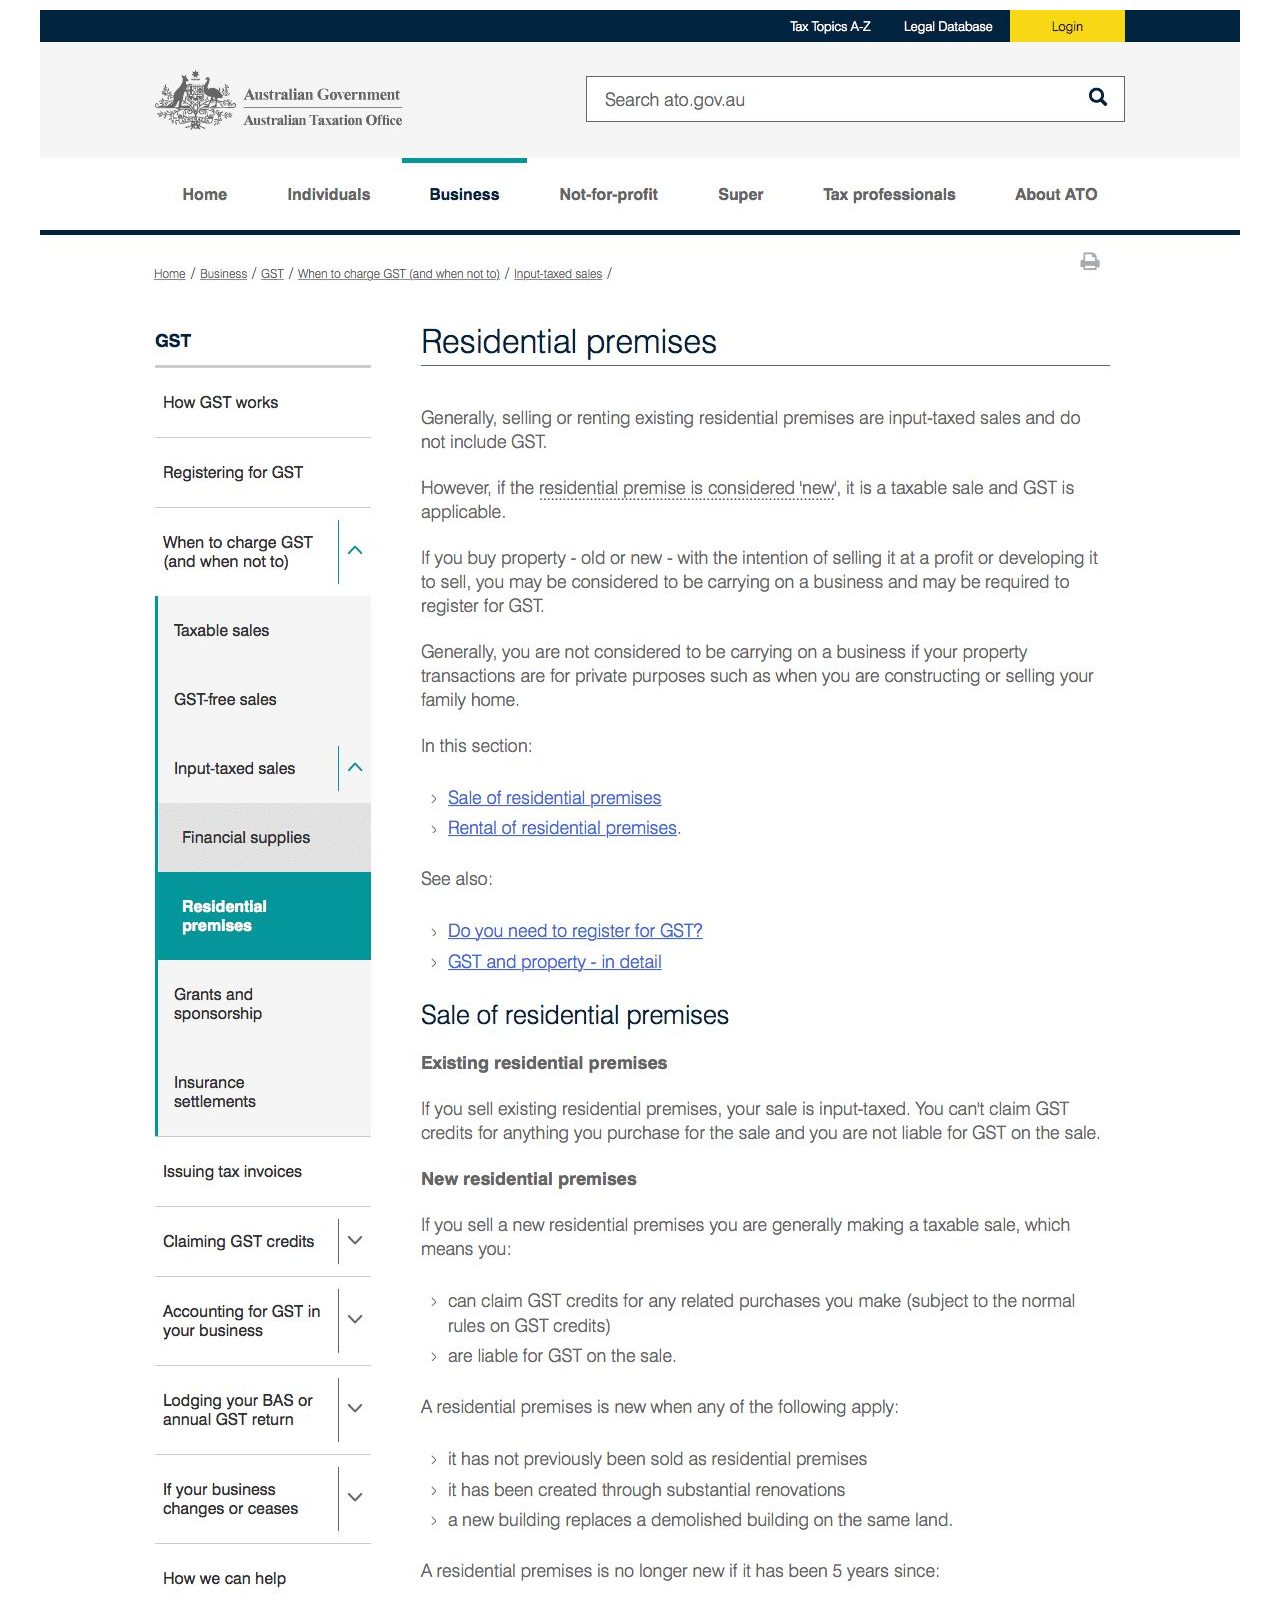
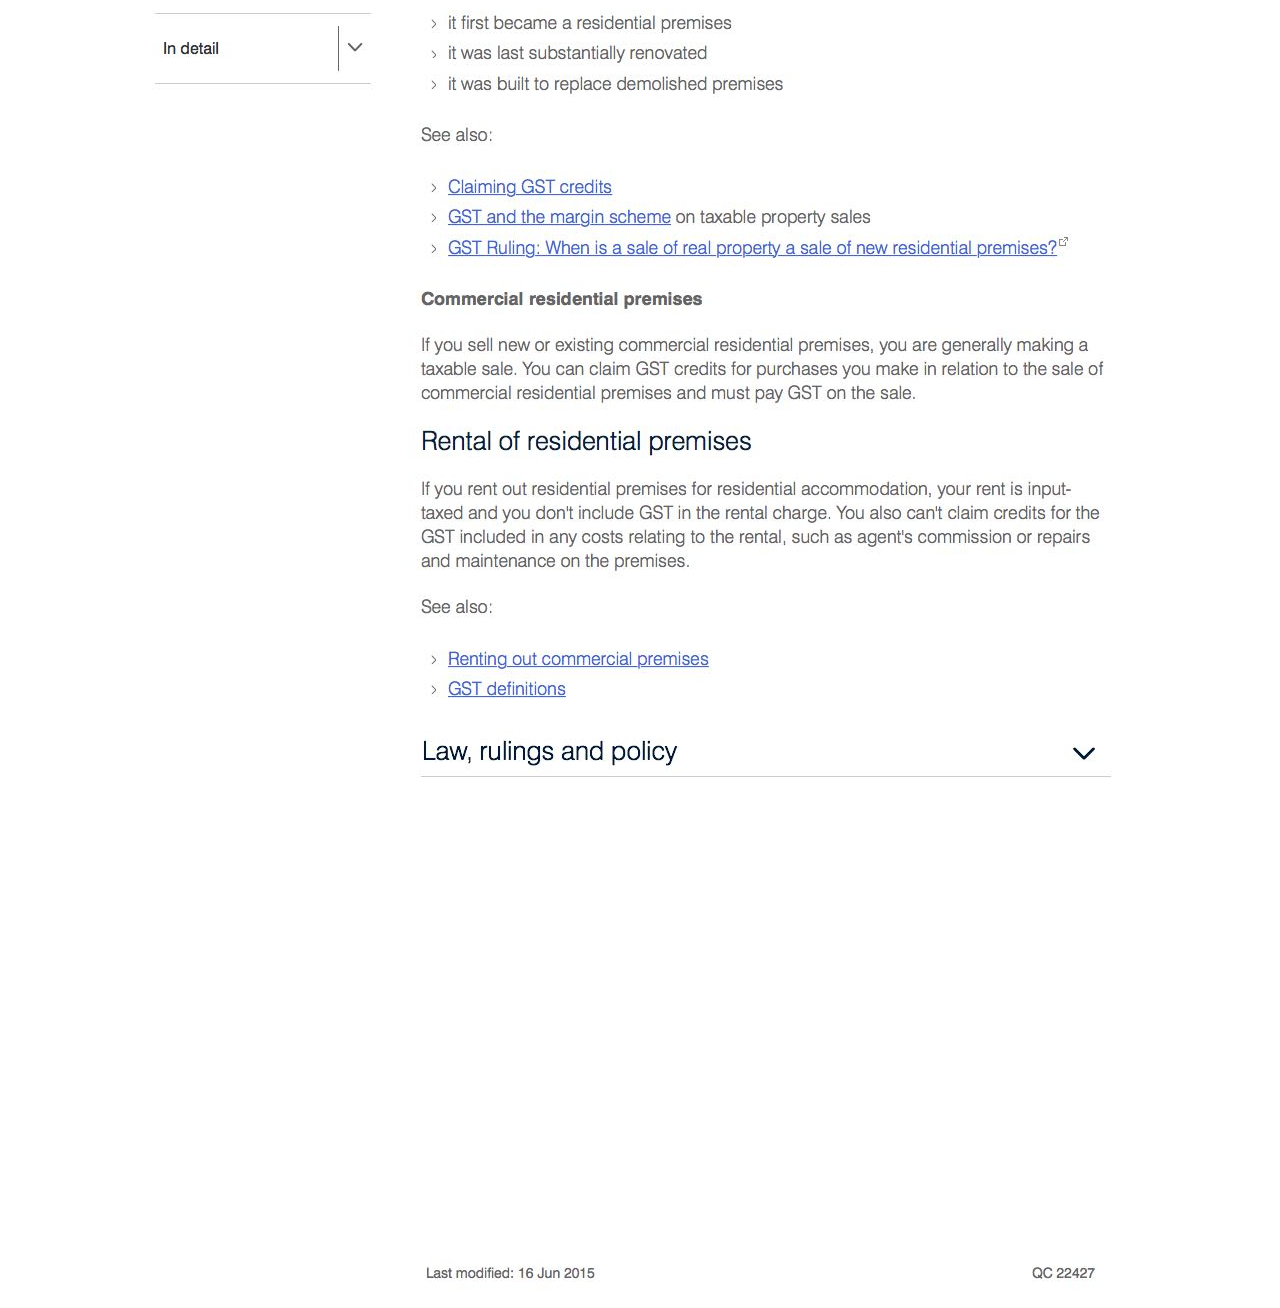
<file: index.html>
﻿<!DOCTYPE html>
<html>
  <head>
    <title>Home</title>
    <meta http-equiv="X-UA-Compatible" content="IE=edge"/>
    <meta http-equiv="content-type" content="text/html; charset=utf-8"/>
    <meta name="apple-mobile-web-app-capable" content="yes"/>
    <link href="resources/css/jquery-ui-themes.css" type="text/css" rel="stylesheet"/>
    <link href="resources/css/axure_rp_page.css" type="text/css" rel="stylesheet"/>
    <link href="data/styles.css" type="text/css" rel="stylesheet"/>
    <link href="files/home/styles.css" type="text/css" rel="stylesheet"/>
    <script src="resources/scripts/jquery-1.7.1.min.js"></script>
    <script src="resources/scripts/jquery-ui-1.8.10.custom.min.js"></script>
    <script src="resources/scripts/axure/axQuery.js"></script>
    <script src="resources/scripts/axure/globals.js"></script>
    <script src="resources/scripts/axutils.js"></script>
    <script src="resources/scripts/axure/annotation.js"></script>
    <script src="resources/scripts/axure/axQuery.std.js"></script>
    <script src="resources/scripts/axure/doc.js"></script>
    <script src="data/document.js"></script>
    <script src="resources/scripts/messagecenter.js"></script>
    <script src="resources/scripts/axure/events.js"></script>
    <script src="resources/scripts/axure/action.js"></script>
    <script src="resources/scripts/axure/expr.js"></script>
    <script src="resources/scripts/axure/geometry.js"></script>
    <script src="resources/scripts/axure/flyout.js"></script>
    <script src="resources/scripts/axure/ie.js"></script>
    <script src="resources/scripts/axure/model.js"></script>
    <script src="resources/scripts/axure/repeater.js"></script>
    <script src="resources/scripts/axure/sto.js"></script>
    <script src="resources/scripts/axure/utils.temp.js"></script>
    <script src="resources/scripts/axure/variables.js"></script>
    <script src="resources/scripts/axure/drag.js"></script>
    <script src="resources/scripts/axure/move.js"></script>
    <script src="resources/scripts/axure/visibility.js"></script>
    <script src="resources/scripts/axure/style.js"></script>
    <script src="resources/scripts/axure/adaptive.js"></script>
    <script src="resources/scripts/axure/tree.js"></script>
    <script src="resources/scripts/axure/init.temp.js"></script>
    <script src="files/home/data.js"></script>
    <script src="resources/scripts/axure/legacy.js"></script>
    <script src="resources/scripts/axure/viewer.js"></script>
    <script type="text/javascript">
      $axure.utils.getTransparentGifPath = function() { return 'resources/images/transparent.gif'; };
      $axure.utils.getOtherPath = function() { return 'resources/Other.html'; };
      $axure.utils.getReloadPath = function() { return 'resources/reload.html'; };
    </script>
  </head>
  <body>
    <div id="base" class="">

      <!-- Unnamed (Image) -->
      <div id="u0" class="ax_image">
        <img id="u0_img" class="img " src="images/home/u0.jpg"/>
        <!-- Unnamed () -->
        <div id="u1" class="text">
          <p><span></span></p>
        </div>
      </div>

      <!-- accordian-open (Image) -->
      <div id="u2" class="ax_image" data-label="accordian-open">
        <img id="u2_img" class="img " src="images/home/accordian-open_u2.jpg"/>
        <!-- Unnamed () -->
        <div id="u3" class="text">
          <p><span></span></p>
        </div>
      </div>

      <!-- open accordian (Hot Spot) -->
      <div id="u4" class="ax_hot_spot" data-label="open accordian">
      </div>

      <!-- Sale Anchor (Hot Spot) -->
      <div id="u5" class="ax_hot_spot" data-label="Sale Anchor">
      </div>

      <!-- link to sale anchor (Hot Spot) -->
      <div id="u6" class="ax_hot_spot" data-label="link to sale anchor">
      </div>

      <!-- Rental of residential anchor (Hot Spot) -->
      <div id="u7" class="ax_hot_spot" data-label="Rental of residential anchor">
      </div>

      <!-- link to rental anchor (Hot Spot) -->
      <div id="u8" class="ax_hot_spot" data-label="link to rental anchor">
      </div>

      <!-- link to register for GST (Hot Spot) -->
      <div id="u9" class="ax_hot_spot" data-label="link to register for GST">
      </div>

      <!-- GST in detail link (Hot Spot) -->
      <div id="u10" class="ax_hot_spot" data-label="GST in detail link">
      </div>

      <!-- Link to Claiming GST credit (Hot Spot) -->
      <div id="u11" class="ax_hot_spot" data-label="Link to Claiming GST credit">
      </div>

      <!-- Liink to GST and margin scheme (Hot Spot) -->
      <div id="u12" class="ax_hot_spot" data-label="Liink to GST and margin scheme">
      </div>

      <!-- Link to GST Ruling  (Hot Spot) -->
      <div id="u13" class="ax_hot_spot" data-label="Link to GST Ruling ">
      </div>

      <!-- Link to Renting out commercial premises (Hot Spot) -->
      <div id="u14" class="ax_hot_spot" data-label="Link to Renting out commercial premises">
      </div>

      <!-- Link to GST Definitions (Hot Spot) -->
      <div id="u15" class="ax_hot_spot" data-label="Link to GST Definitions">
      </div>

      <!-- Unnamed (Hot Spot) -->
      <div id="u16" class="ax_hot_spot">
      </div>

      <!-- Unnamed (Hot Spot) -->
      <div id="u17" class="ax_hot_spot">
      </div>

      <!-- Unnamed (Hot Spot) -->
      <div id="u18" class="ax_hot_spot">
      </div>

      <!-- Unnamed (Hot Spot) -->
      <div id="u19" class="ax_hot_spot">
      </div>

      <!-- nat1729 hostspot (Hot Spot) -->
      <div id="u20" class="ax_hot_spot" data-label="nat1729 hostspot">
      </div>

      <!-- Unnamed (Shape) -->
      <div id="u21" class="ax_paragraph">
        <img id="u21_img" class="img " src="resources/images/transparent.gif"/>
        <!-- Unnamed () -->
        <div id="u22" class="text">
          <p><span>............................................................................</span></p>
        </div>
      </div>

      <!-- bg-grey (Flow Shape) -->
      <div id="u23" class="ax_flow_shape" data-label="bg-grey">
        <img id="u23_img" class="img " src="images/home/bg-grey_u23.png"/>
        <!-- Unnamed () -->
        <div id="u24" class="text">
          <p><span></span></p>
        </div>
      </div>

      <!-- bg-arrow (Flow Shape) -->
      <div id="u25" class="ax_flow_shape" data-label="bg-arrow">
        <img id="u25_img" class="img " src="images/home/bg-arrow_u25.png"/>
        <!-- Unnamed () -->
        <div id="u26" class="text">
          <p><span></span></p>
        </div>
      </div>

      <!-- tooltiptext (Shape) -->
      <div id="u27" class="ax_paragraph" data-label="tooltiptext">
        <img id="u27_img" class="img " src="resources/images/transparent.gif"/>
        <!-- Unnamed () -->
        <div id="u28" class="text">
          <p><span style="font-family:'ArialMT', 'Arial';font-weight:400;">General definition of '</span><span style="font-family:'Arial-BoldMT', 'Arial Bold', 'Arial';font-weight:700;">new residential premises</span><span style="font-family:'ArialMT', 'Arial';font-weight:400;">'</span></p><p><span style="font-family:'ArialMT', 'Arial';font-weight:400;">&nbsp;</span></p><p><span style="font-family:'Swiss721BT-Light', 'Swis721 Lt BT Light', 'Swis721 Lt BT';font-weight:200;">If you sell a new residential premises you are generally making a taxable sale, which means you:</span></p><p><span style="font-family:'Swiss721BT-Light', 'Swis721 Lt BT Light', 'Swis721 Lt BT';font-weight:200;">&nbsp;</span></p><p><span style="font-family:'Swiss721BT-Light', 'Swis721 Lt BT Light', 'Swis721 Lt BT';font-weight:200;">&#149; can claim GST credits for any related purchases you make (subject to the normal rules on GST credits)</span></p><p><span style="font-family:'Swiss721BT-Light', 'Swis721 Lt BT Light', 'Swis721 Lt BT';font-weight:200;">&#149; are liable for GST on the sale.</span></p><p><span style="font-family:'Swiss721BT-Light', 'Swis721 Lt BT Light', 'Swis721 Lt BT';font-weight:200;">&nbsp;</span></p><p><span style="font-family:'Swiss721BT-Light', 'Swis721 Lt BT Light', 'Swis721 Lt BT';font-weight:200;">A residential premises is new when any of the following apply:</span></p><p><span style="font-family:'Swiss721BT-Light', 'Swis721 Lt BT Light', 'Swis721 Lt BT';font-weight:200;">&nbsp;</span></p><p><span style="font-family:'Swiss721BT-Light', 'Swis721 Lt BT Light', 'Swis721 Lt BT';font-weight:200;">&#149; it has not previously been sold as residential premises</span></p><p><span style="font-family:'Swiss721BT-Light', 'Swis721 Lt BT Light', 'Swis721 Lt BT';font-weight:200;">&#149; it has been created through substantial renovations</span></p><p><span style="font-family:'Swiss721BT-Light', 'Swis721 Lt BT Light', 'Swis721 Lt BT';font-weight:200;">&#149; a new building replaces a demolished building on the same land.</span></p><p><span style="font-family:'Swiss721BT-Light', 'Swis721 Lt BT Light', 'Swis721 Lt BT';font-weight:200;">&nbsp;</span></p><p><span style="font-family:'Swiss721BT-Light', 'Swis721 Lt BT Light', 'Swis721 Lt BT';font-weight:200;">A residential premises is no longer new if it has been 5 years since:</span></p><p><span style="font-family:'Swiss721BT-Light', 'Swis721 Lt BT Light', 'Swis721 Lt BT';font-weight:200;">&nbsp;</span></p><p><span style="font-family:'Swiss721BT-Light', 'Swis721 Lt BT Light', 'Swis721 Lt BT';font-weight:200;">&#149; it first became a residential premises</span></p><p><span style="font-family:'Swiss721BT-Light', 'Swis721 Lt BT Light', 'Swis721 Lt BT';font-weight:200;">&#149; it was last substantially renovated</span></p><p><span style="font-family:'Swiss721BT-Light', 'Swis721 Lt BT Light', 'Swis721 Lt BT';font-weight:200;">&#149; it was built to replace demolished premises</span><span style="font-family:'ArialMT', 'Arial';font-weight:400;"></span></p><p><span style="font-family:'ArialMT', 'Arial';font-weight:400;">&nbsp;</span></p>
        </div>
      </div>

      <!-- tooltip hotspot (Hot Spot) -->
      <div id="u29" class="ax_hot_spot" data-label="tooltip hotspot">
      </div>
    </div>
  </body>
</html>
</file>
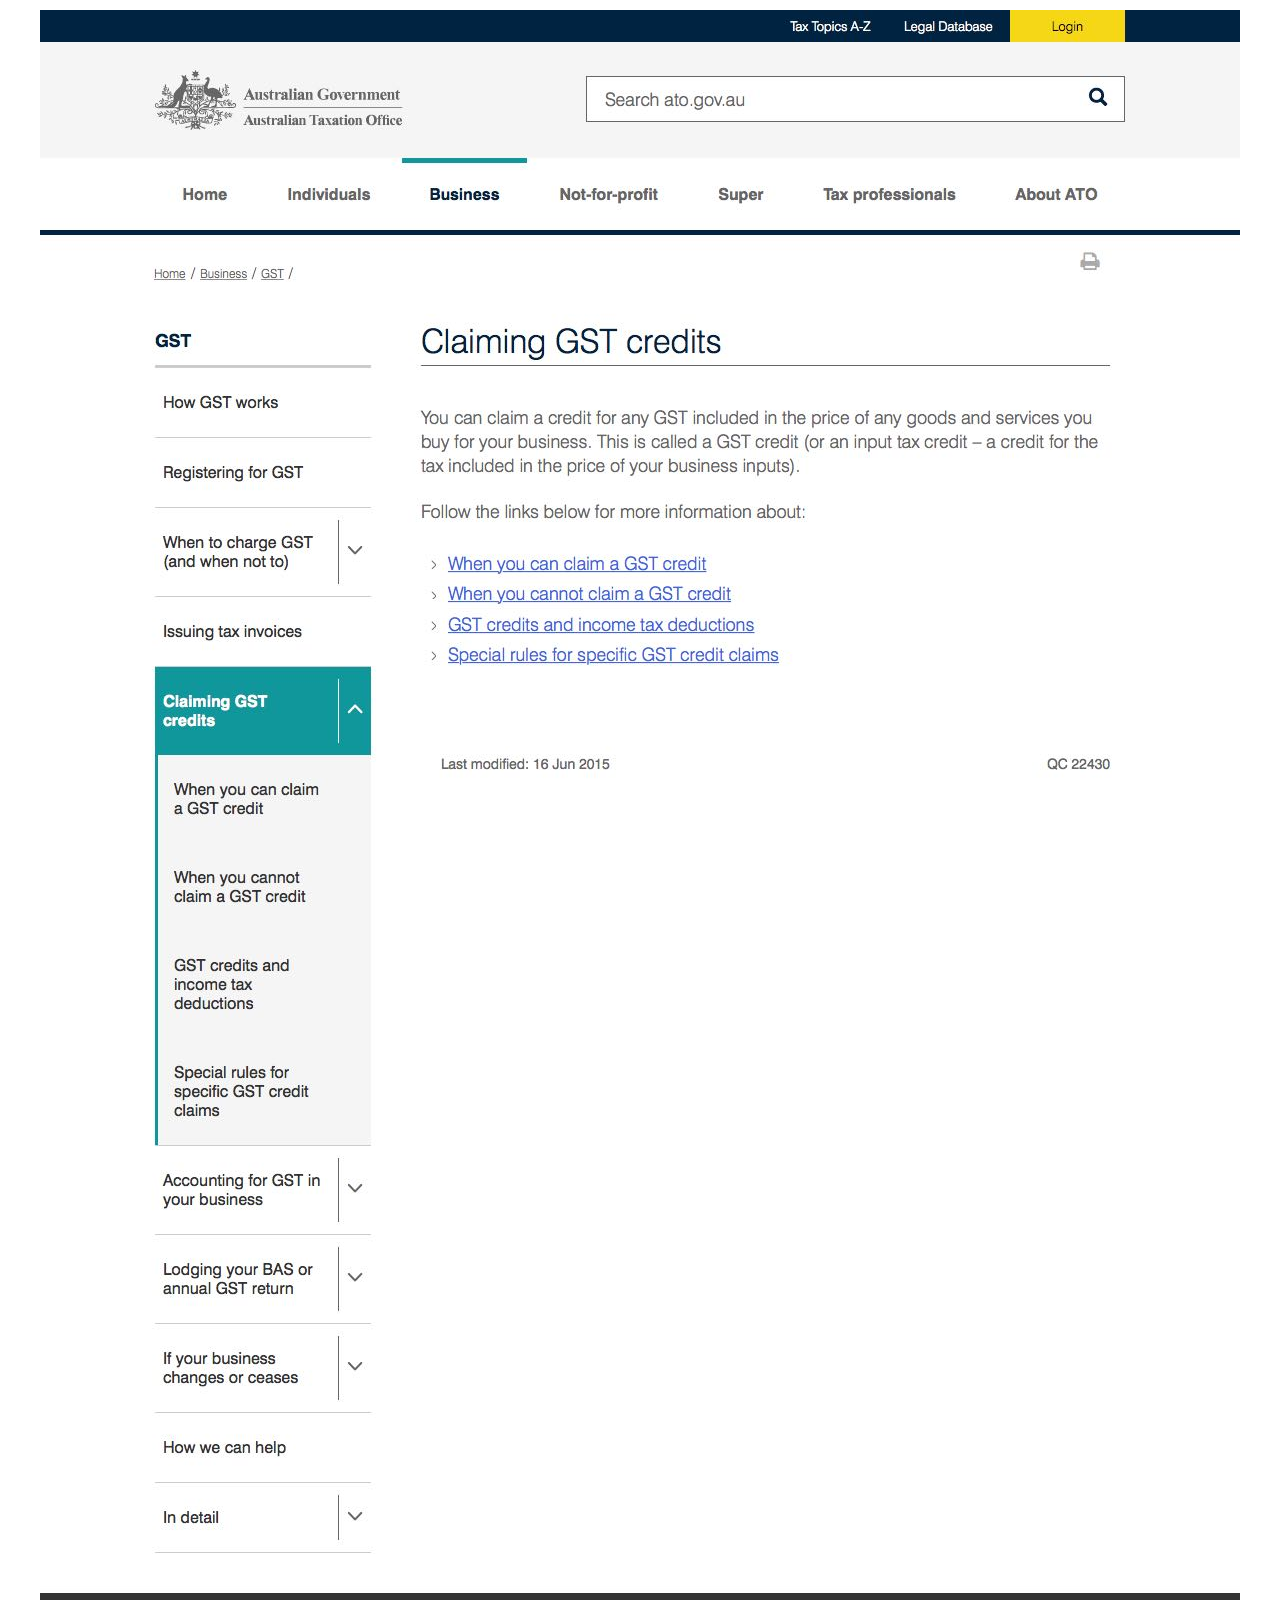
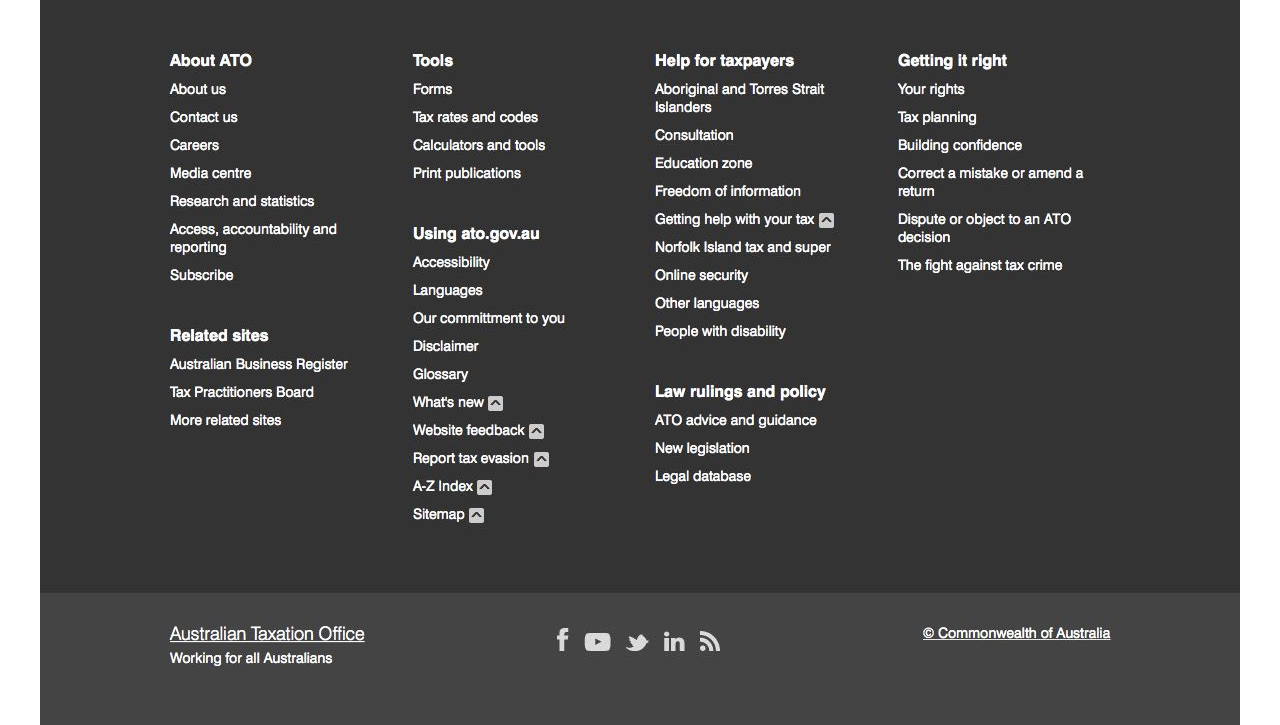
<file: claiming_gst_credits.html>
﻿<!DOCTYPE html>
<html>
  <head>
    <title>Claiming GST credits</title>
    <meta http-equiv="X-UA-Compatible" content="IE=edge"/>
    <meta http-equiv="content-type" content="text/html; charset=utf-8"/>
    <meta name="apple-mobile-web-app-capable" content="yes"/>
    <link href="resources/css/jquery-ui-themes.css" type="text/css" rel="stylesheet"/>
    <link href="resources/css/axure_rp_page.css" type="text/css" rel="stylesheet"/>
    <link href="data/styles.css" type="text/css" rel="stylesheet"/>
    <link href="files/claiming_gst_credits/styles.css" type="text/css" rel="stylesheet"/>
    <script src="resources/scripts/jquery-1.7.1.min.js"></script>
    <script src="resources/scripts/jquery-ui-1.8.10.custom.min.js"></script>
    <script src="resources/scripts/axure/axQuery.js"></script>
    <script src="resources/scripts/axure/globals.js"></script>
    <script src="resources/scripts/axutils.js"></script>
    <script src="resources/scripts/axure/annotation.js"></script>
    <script src="resources/scripts/axure/axQuery.std.js"></script>
    <script src="resources/scripts/axure/doc.js"></script>
    <script src="data/document.js"></script>
    <script src="resources/scripts/messagecenter.js"></script>
    <script src="resources/scripts/axure/events.js"></script>
    <script src="resources/scripts/axure/action.js"></script>
    <script src="resources/scripts/axure/expr.js"></script>
    <script src="resources/scripts/axure/geometry.js"></script>
    <script src="resources/scripts/axure/flyout.js"></script>
    <script src="resources/scripts/axure/ie.js"></script>
    <script src="resources/scripts/axure/model.js"></script>
    <script src="resources/scripts/axure/repeater.js"></script>
    <script src="resources/scripts/axure/sto.js"></script>
    <script src="resources/scripts/axure/utils.temp.js"></script>
    <script src="resources/scripts/axure/variables.js"></script>
    <script src="resources/scripts/axure/drag.js"></script>
    <script src="resources/scripts/axure/move.js"></script>
    <script src="resources/scripts/axure/visibility.js"></script>
    <script src="resources/scripts/axure/style.js"></script>
    <script src="resources/scripts/axure/adaptive.js"></script>
    <script src="resources/scripts/axure/tree.js"></script>
    <script src="resources/scripts/axure/init.temp.js"></script>
    <script src="files/claiming_gst_credits/data.js"></script>
    <script src="resources/scripts/axure/legacy.js"></script>
    <script src="resources/scripts/axure/viewer.js"></script>
    <script type="text/javascript">
      $axure.utils.getTransparentGifPath = function() { return 'resources/images/transparent.gif'; };
      $axure.utils.getOtherPath = function() { return 'resources/Other.html'; };
      $axure.utils.getReloadPath = function() { return 'resources/reload.html'; };
    </script>
  </head>
  <body>
    <div id="base" class="">

      <!-- Unnamed (Image) -->
      <div id="u0" class="ax_image">
        <img id="u0_img" class="img " src="images/claiming_gst_credits/u0.jpg"/>
        <!-- Unnamed () -->
        <div id="u1" class="text">
          <p><span></span></p>
        </div>
      </div>
    </div>
  </body>
</html>
</file>
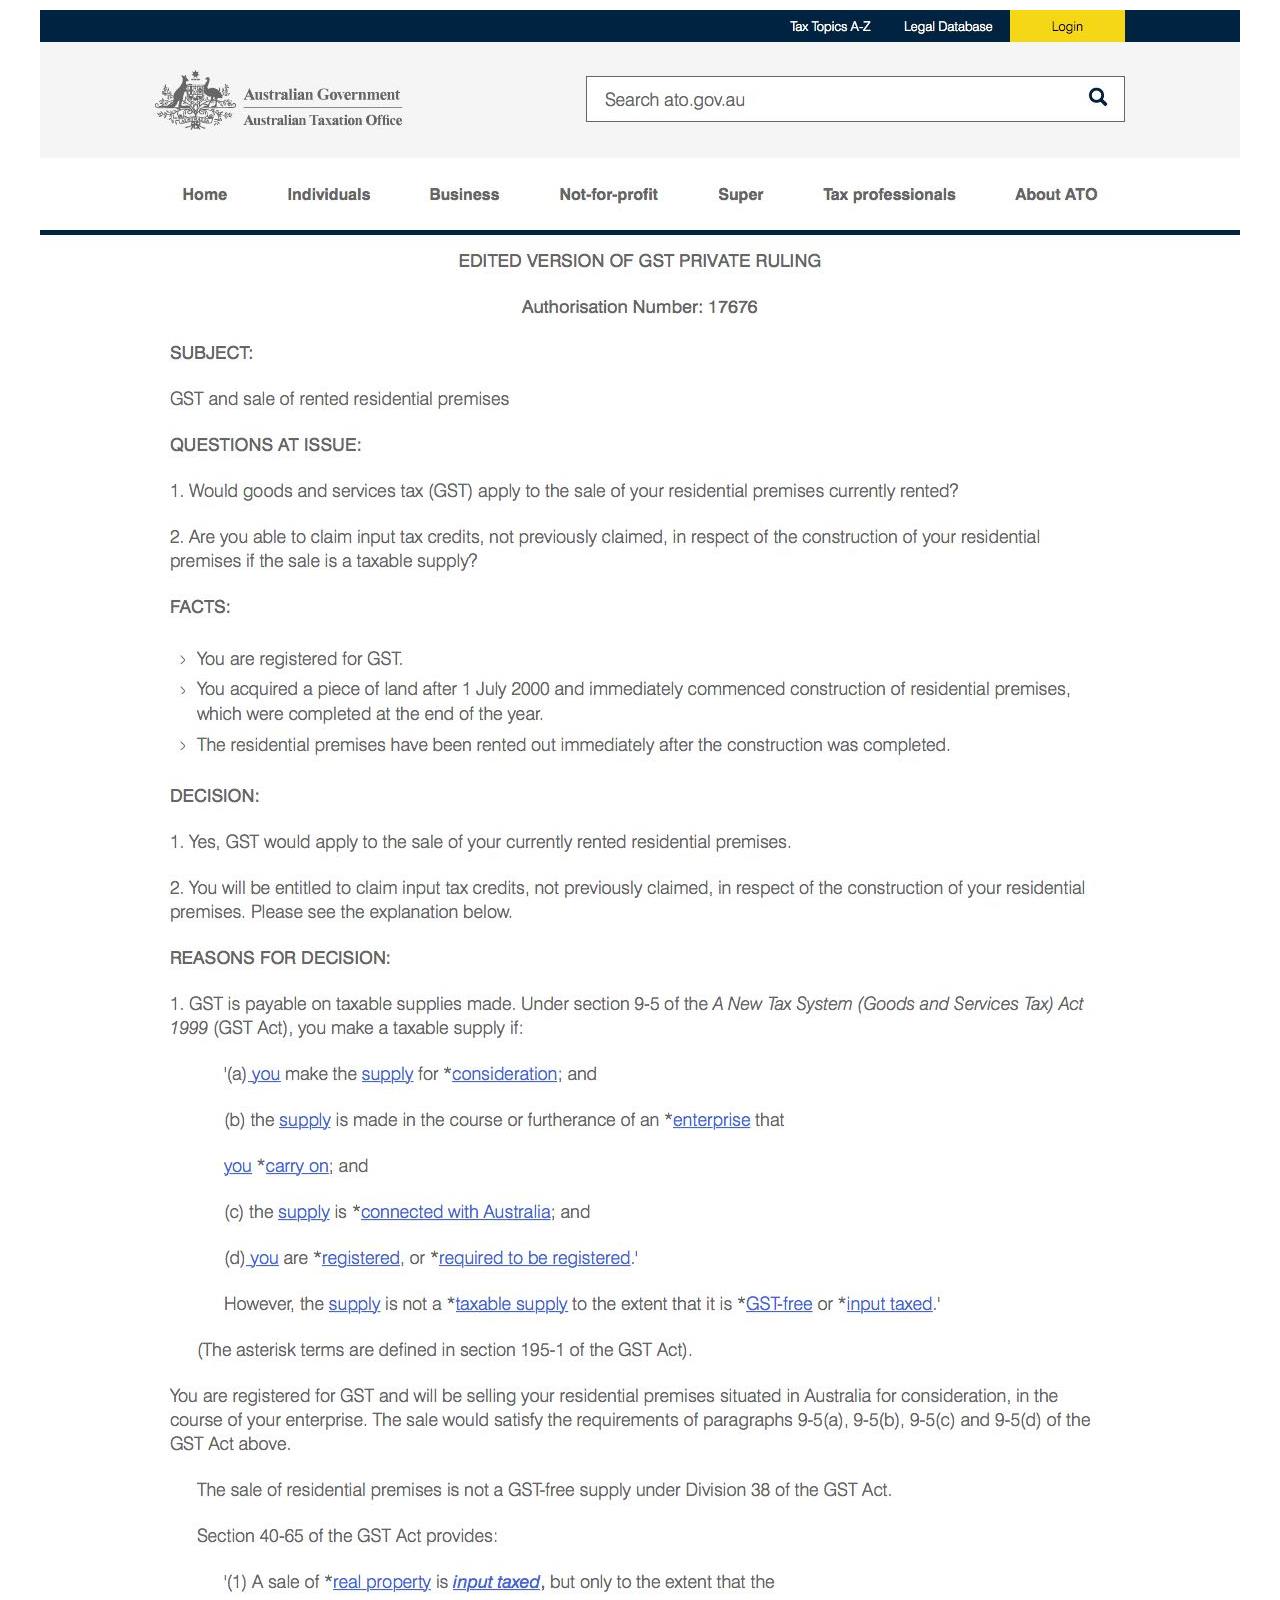
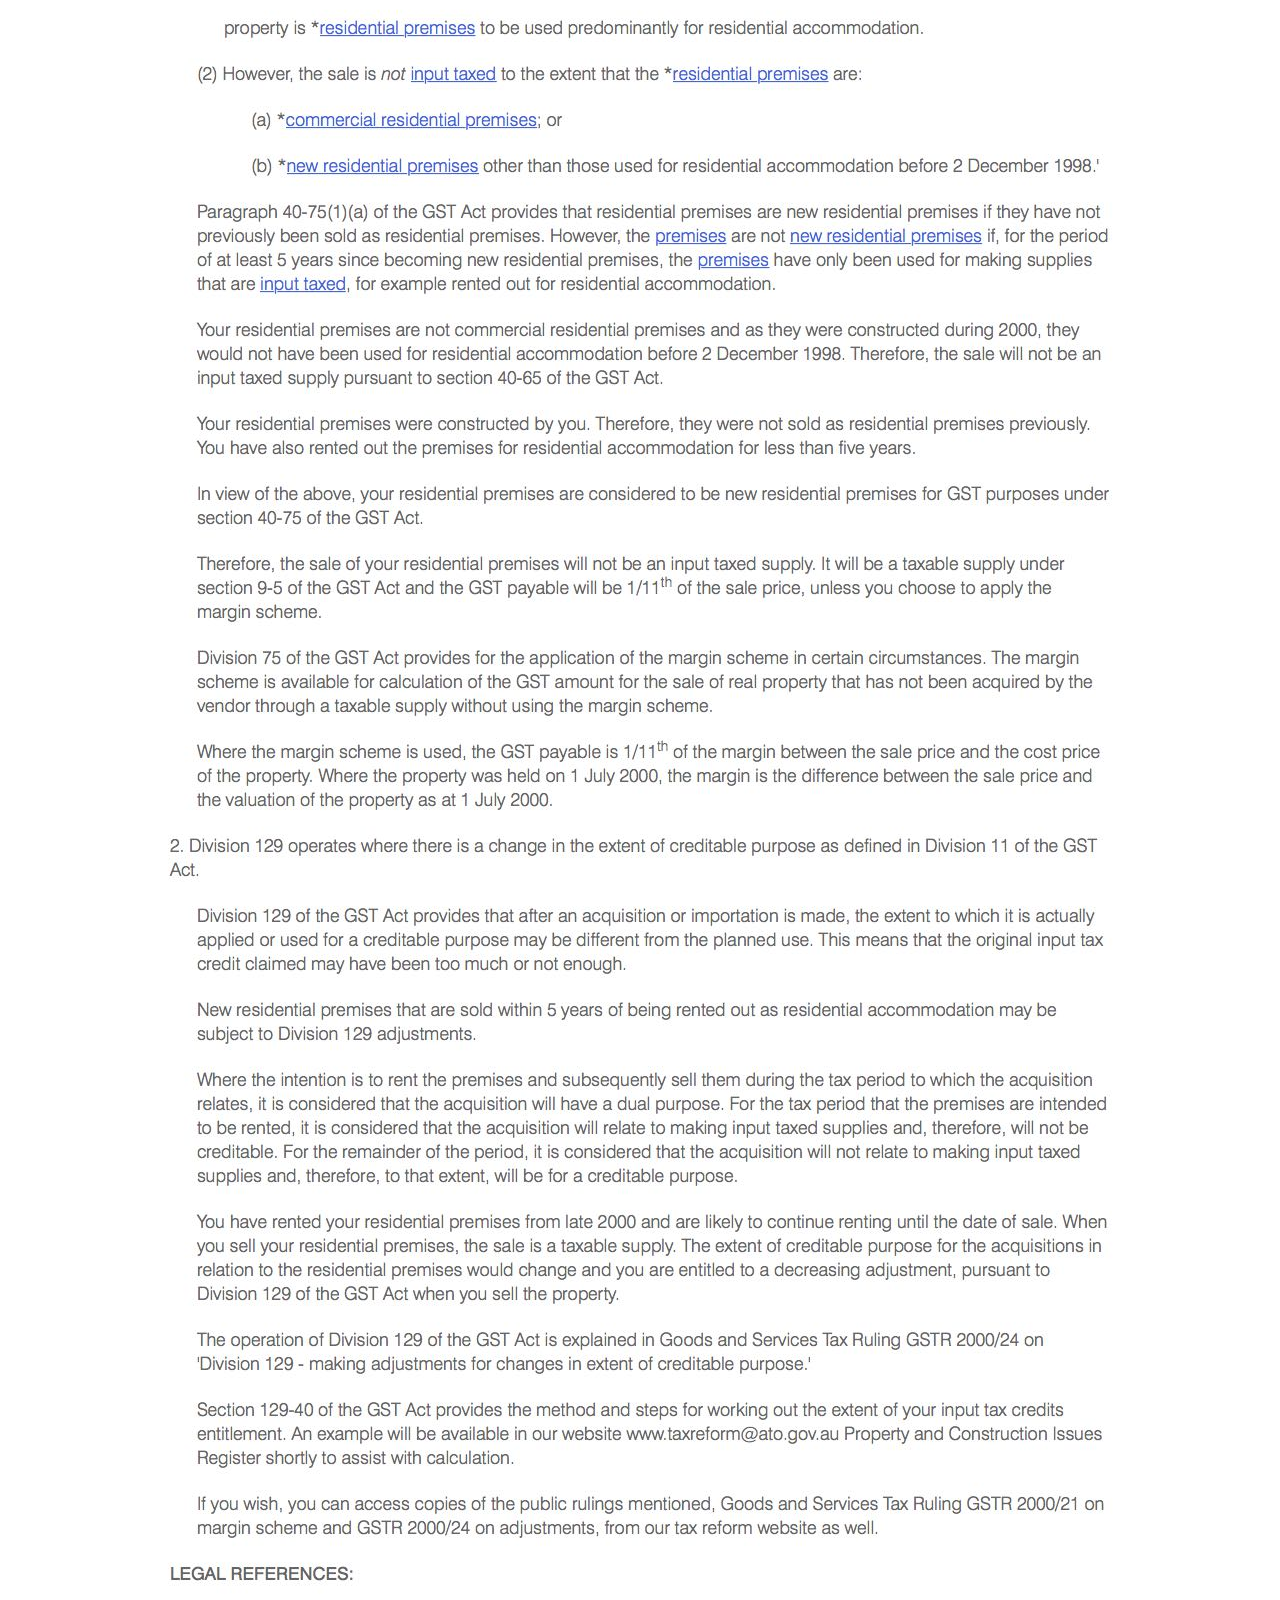
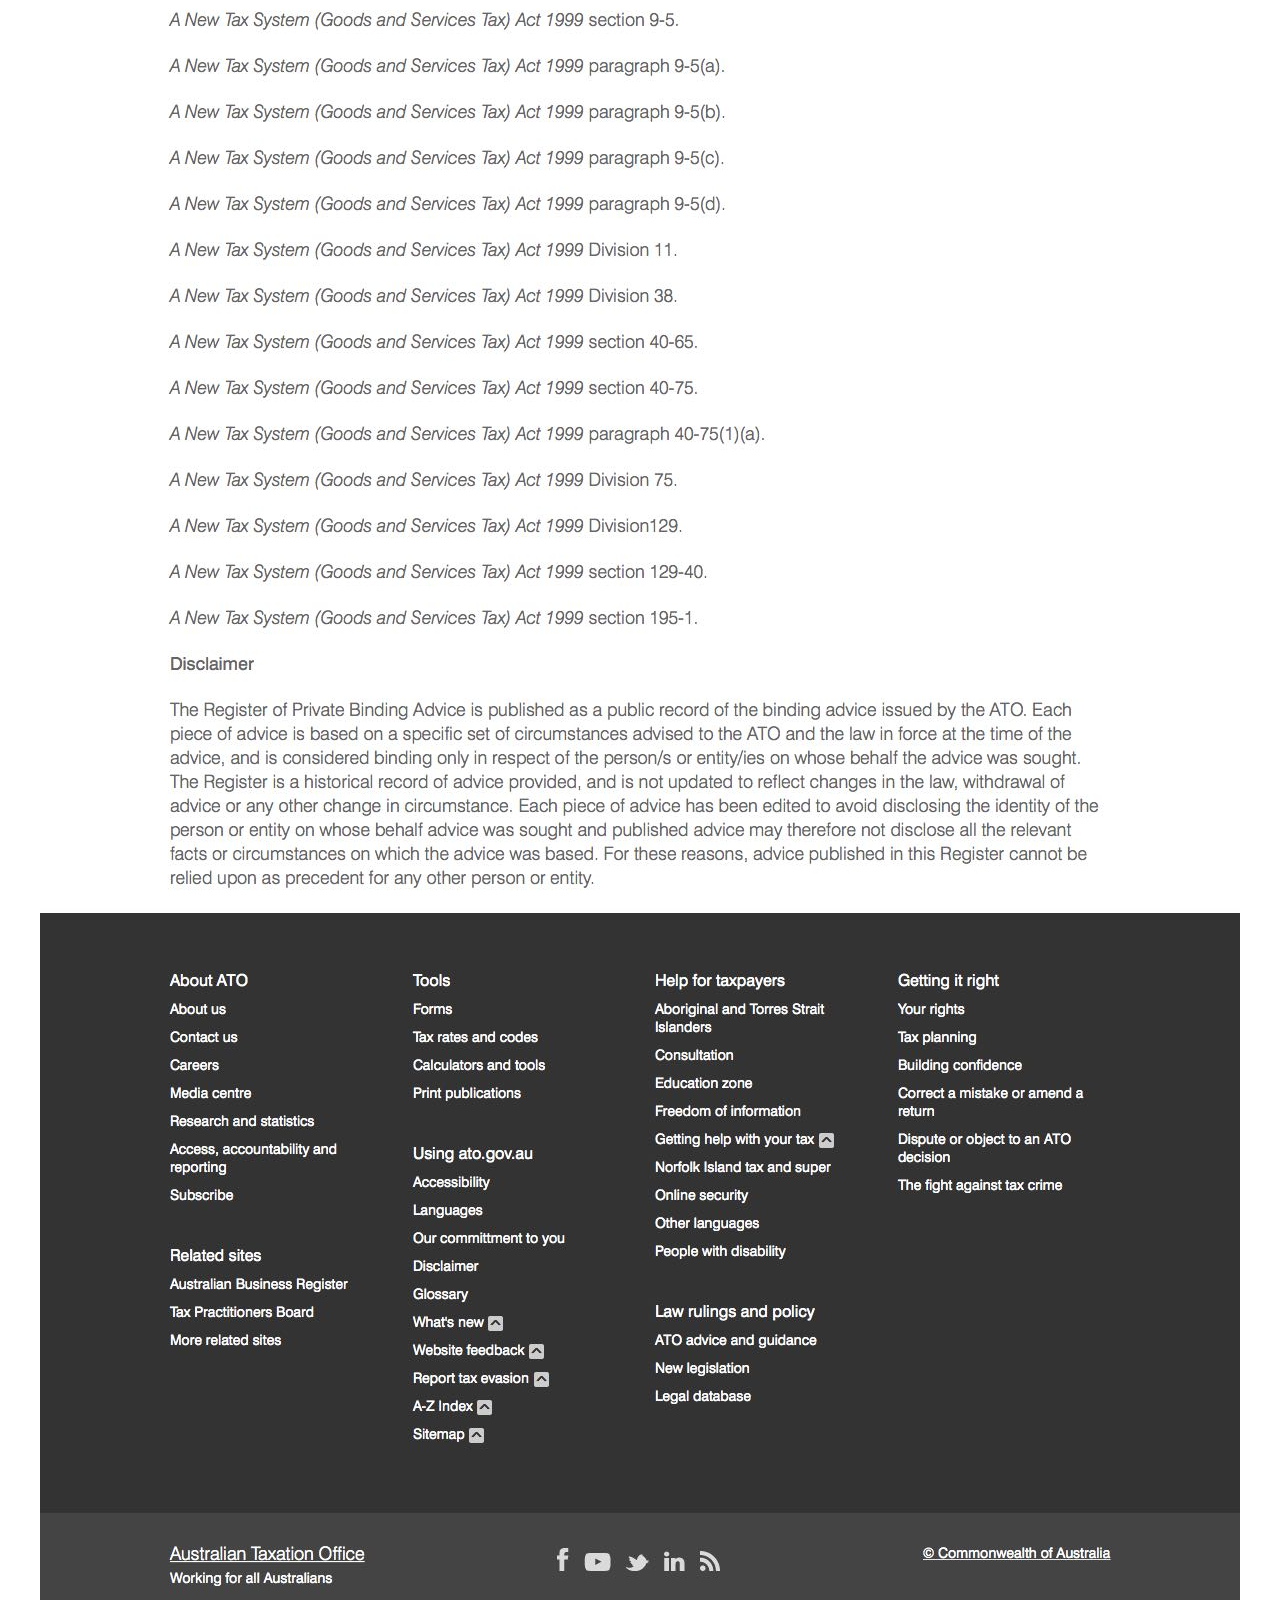
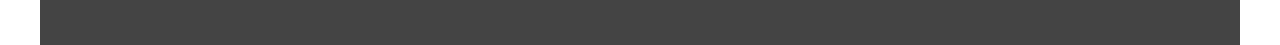
<file: gst_and_sale_of_17676.html>
﻿<!DOCTYPE html>
<html>
  <head>
    <title>GST and sale of 17676</title>
    <meta http-equiv="X-UA-Compatible" content="IE=edge"/>
    <meta http-equiv="content-type" content="text/html; charset=utf-8"/>
    <meta name="apple-mobile-web-app-capable" content="yes"/>
    <link href="resources/css/jquery-ui-themes.css" type="text/css" rel="stylesheet"/>
    <link href="resources/css/axure_rp_page.css" type="text/css" rel="stylesheet"/>
    <link href="data/styles.css" type="text/css" rel="stylesheet"/>
    <link href="files/gst_and_sale_of_17676/styles.css" type="text/css" rel="stylesheet"/>
    <script src="resources/scripts/jquery-1.7.1.min.js"></script>
    <script src="resources/scripts/jquery-ui-1.8.10.custom.min.js"></script>
    <script src="resources/scripts/axure/axQuery.js"></script>
    <script src="resources/scripts/axure/globals.js"></script>
    <script src="resources/scripts/axutils.js"></script>
    <script src="resources/scripts/axure/annotation.js"></script>
    <script src="resources/scripts/axure/axQuery.std.js"></script>
    <script src="resources/scripts/axure/doc.js"></script>
    <script src="data/document.js"></script>
    <script src="resources/scripts/messagecenter.js"></script>
    <script src="resources/scripts/axure/events.js"></script>
    <script src="resources/scripts/axure/action.js"></script>
    <script src="resources/scripts/axure/expr.js"></script>
    <script src="resources/scripts/axure/geometry.js"></script>
    <script src="resources/scripts/axure/flyout.js"></script>
    <script src="resources/scripts/axure/ie.js"></script>
    <script src="resources/scripts/axure/model.js"></script>
    <script src="resources/scripts/axure/repeater.js"></script>
    <script src="resources/scripts/axure/sto.js"></script>
    <script src="resources/scripts/axure/utils.temp.js"></script>
    <script src="resources/scripts/axure/variables.js"></script>
    <script src="resources/scripts/axure/drag.js"></script>
    <script src="resources/scripts/axure/move.js"></script>
    <script src="resources/scripts/axure/visibility.js"></script>
    <script src="resources/scripts/axure/style.js"></script>
    <script src="resources/scripts/axure/adaptive.js"></script>
    <script src="resources/scripts/axure/tree.js"></script>
    <script src="resources/scripts/axure/init.temp.js"></script>
    <script src="files/gst_and_sale_of_17676/data.js"></script>
    <script src="resources/scripts/axure/legacy.js"></script>
    <script src="resources/scripts/axure/viewer.js"></script>
    <script type="text/javascript">
      $axure.utils.getTransparentGifPath = function() { return 'resources/images/transparent.gif'; };
      $axure.utils.getOtherPath = function() { return 'resources/Other.html'; };
      $axure.utils.getReloadPath = function() { return 'resources/reload.html'; };
    </script>
  </head>
  <body>
    <div id="base" class="">

      <!-- Unnamed (Image) -->
      <div id="u0" class="ax_image">
        <img id="u0_img" class="img " src="images/gst_and_sale_of_17676/u0.jpg"/>
        <!-- Unnamed () -->
        <div id="u1" class="text">
          <p><span></span></p>
        </div>
      </div>
    </div>
  </body>
</html>
</file>
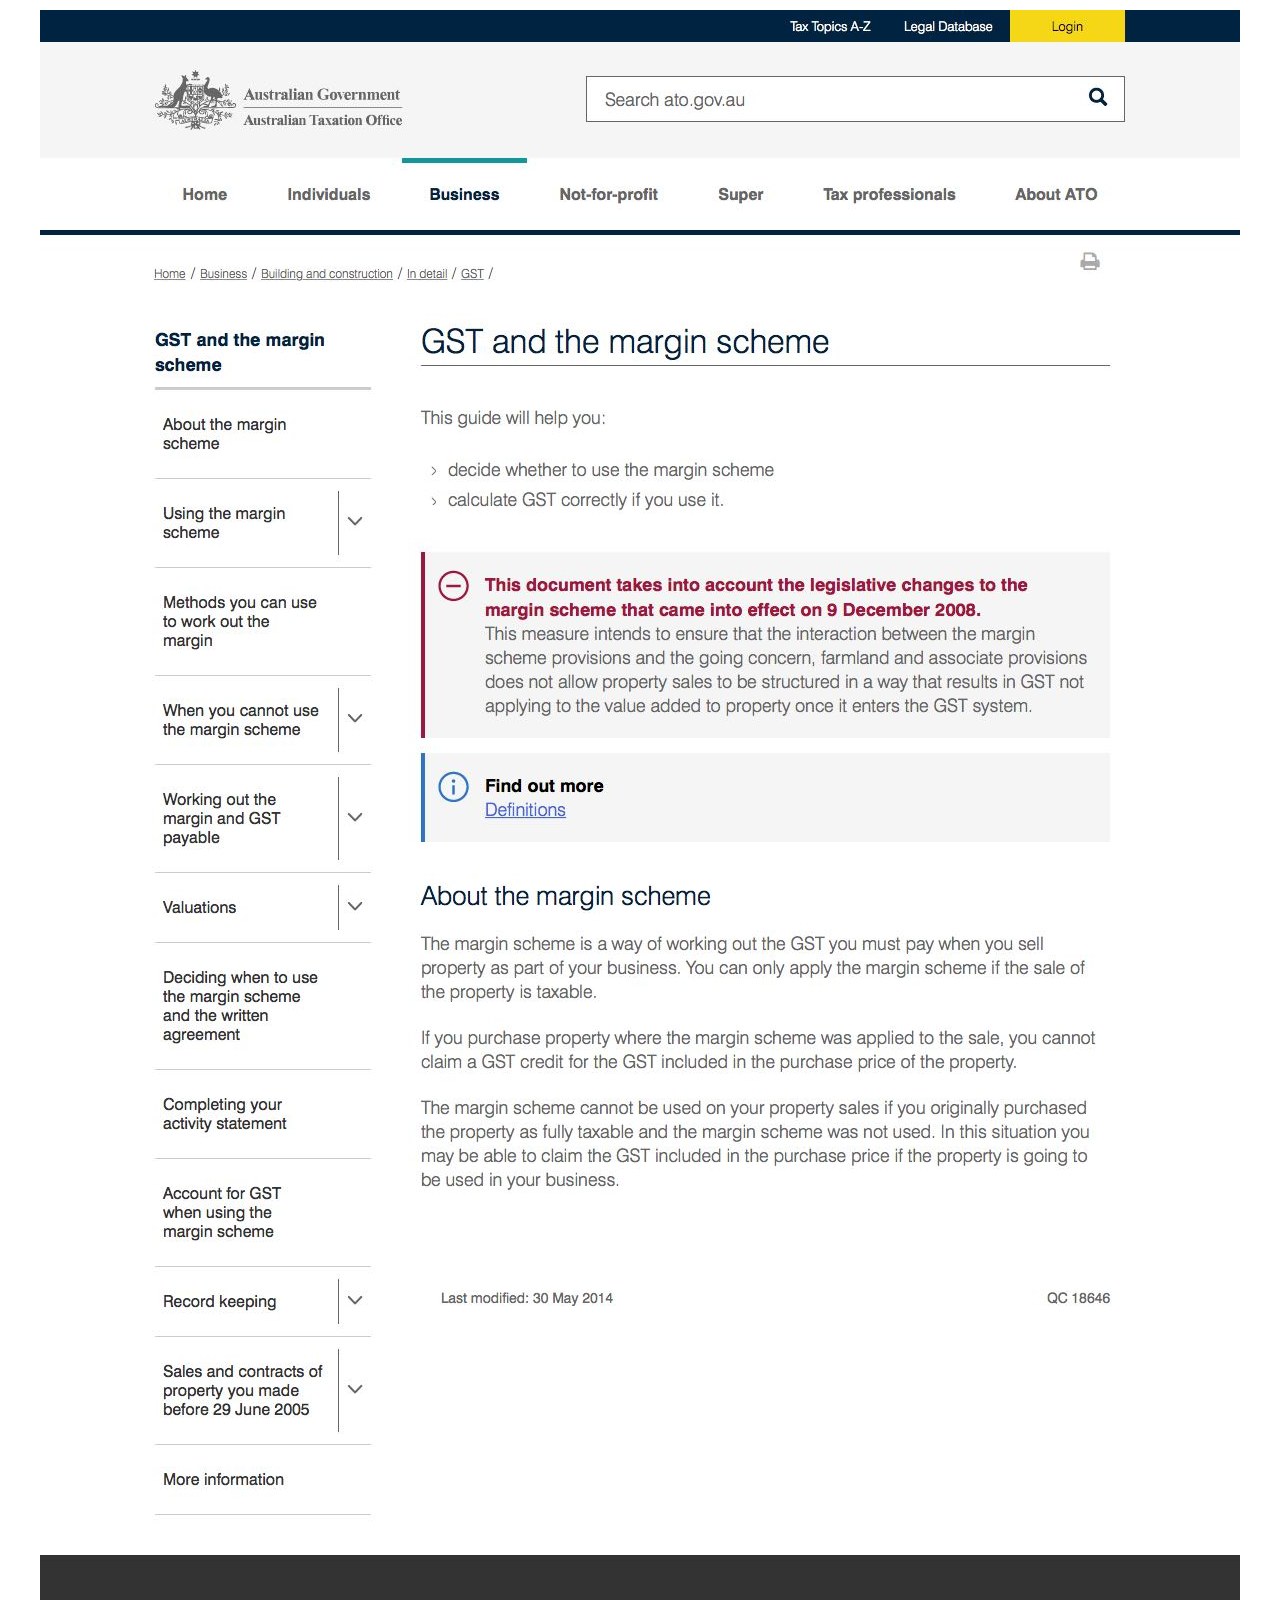
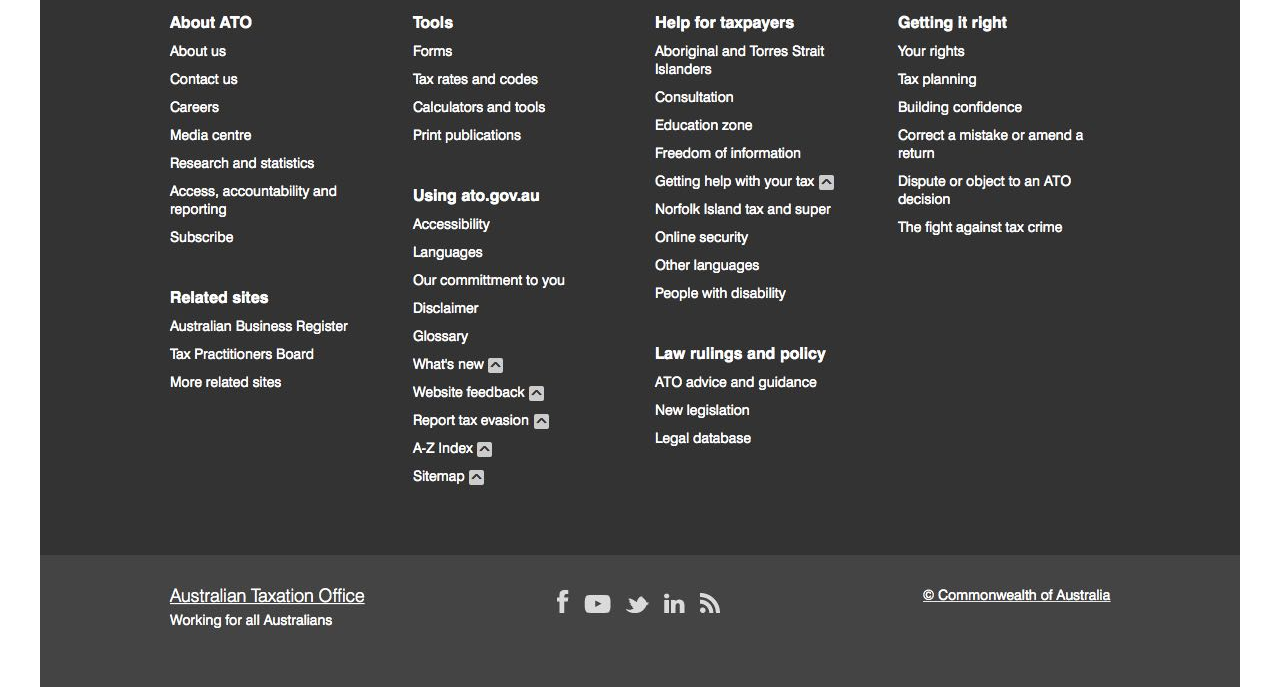
<file: gst_and_the_margin_scheme.html>
﻿<!DOCTYPE html>
<html>
  <head>
    <title>GST and the margin scheme</title>
    <meta http-equiv="X-UA-Compatible" content="IE=edge"/>
    <meta http-equiv="content-type" content="text/html; charset=utf-8"/>
    <meta name="apple-mobile-web-app-capable" content="yes"/>
    <link href="resources/css/jquery-ui-themes.css" type="text/css" rel="stylesheet"/>
    <link href="resources/css/axure_rp_page.css" type="text/css" rel="stylesheet"/>
    <link href="data/styles.css" type="text/css" rel="stylesheet"/>
    <link href="files/gst_and_the_margin_scheme/styles.css" type="text/css" rel="stylesheet"/>
    <script src="resources/scripts/jquery-1.7.1.min.js"></script>
    <script src="resources/scripts/jquery-ui-1.8.10.custom.min.js"></script>
    <script src="resources/scripts/axure/axQuery.js"></script>
    <script src="resources/scripts/axure/globals.js"></script>
    <script src="resources/scripts/axutils.js"></script>
    <script src="resources/scripts/axure/annotation.js"></script>
    <script src="resources/scripts/axure/axQuery.std.js"></script>
    <script src="resources/scripts/axure/doc.js"></script>
    <script src="data/document.js"></script>
    <script src="resources/scripts/messagecenter.js"></script>
    <script src="resources/scripts/axure/events.js"></script>
    <script src="resources/scripts/axure/action.js"></script>
    <script src="resources/scripts/axure/expr.js"></script>
    <script src="resources/scripts/axure/geometry.js"></script>
    <script src="resources/scripts/axure/flyout.js"></script>
    <script src="resources/scripts/axure/ie.js"></script>
    <script src="resources/scripts/axure/model.js"></script>
    <script src="resources/scripts/axure/repeater.js"></script>
    <script src="resources/scripts/axure/sto.js"></script>
    <script src="resources/scripts/axure/utils.temp.js"></script>
    <script src="resources/scripts/axure/variables.js"></script>
    <script src="resources/scripts/axure/drag.js"></script>
    <script src="resources/scripts/axure/move.js"></script>
    <script src="resources/scripts/axure/visibility.js"></script>
    <script src="resources/scripts/axure/style.js"></script>
    <script src="resources/scripts/axure/adaptive.js"></script>
    <script src="resources/scripts/axure/tree.js"></script>
    <script src="resources/scripts/axure/init.temp.js"></script>
    <script src="files/gst_and_the_margin_scheme/data.js"></script>
    <script src="resources/scripts/axure/legacy.js"></script>
    <script src="resources/scripts/axure/viewer.js"></script>
    <script type="text/javascript">
      $axure.utils.getTransparentGifPath = function() { return 'resources/images/transparent.gif'; };
      $axure.utils.getOtherPath = function() { return 'resources/Other.html'; };
      $axure.utils.getReloadPath = function() { return 'resources/reload.html'; };
    </script>
  </head>
  <body>
    <div id="base" class="">

      <!-- Unnamed (Image) -->
      <div id="u0" class="ax_image">
        <img id="u0_img" class="img " src="images/gst_and_the_margin_scheme/u0.jpg"/>
        <!-- Unnamed () -->
        <div id="u1" class="text">
          <p><span></span></p>
        </div>
      </div>
    </div>
  </body>
</html>
</file>
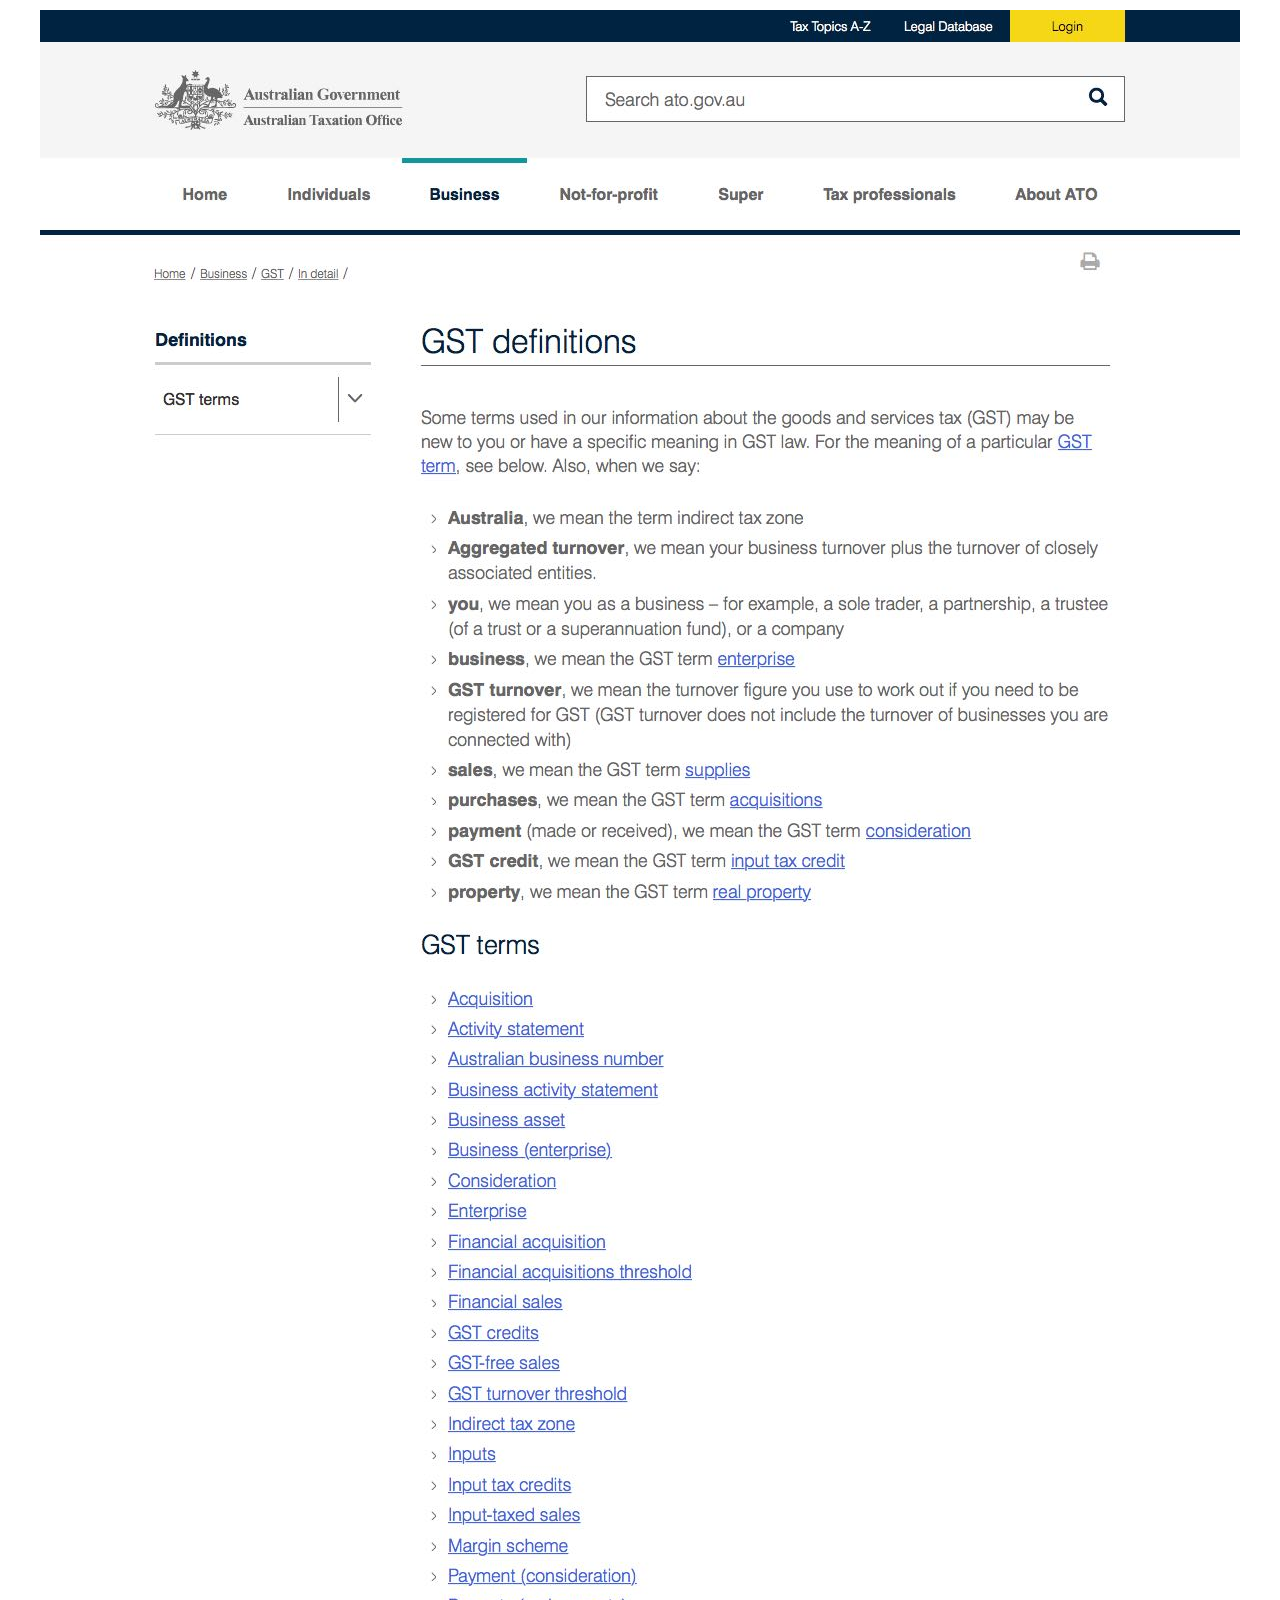
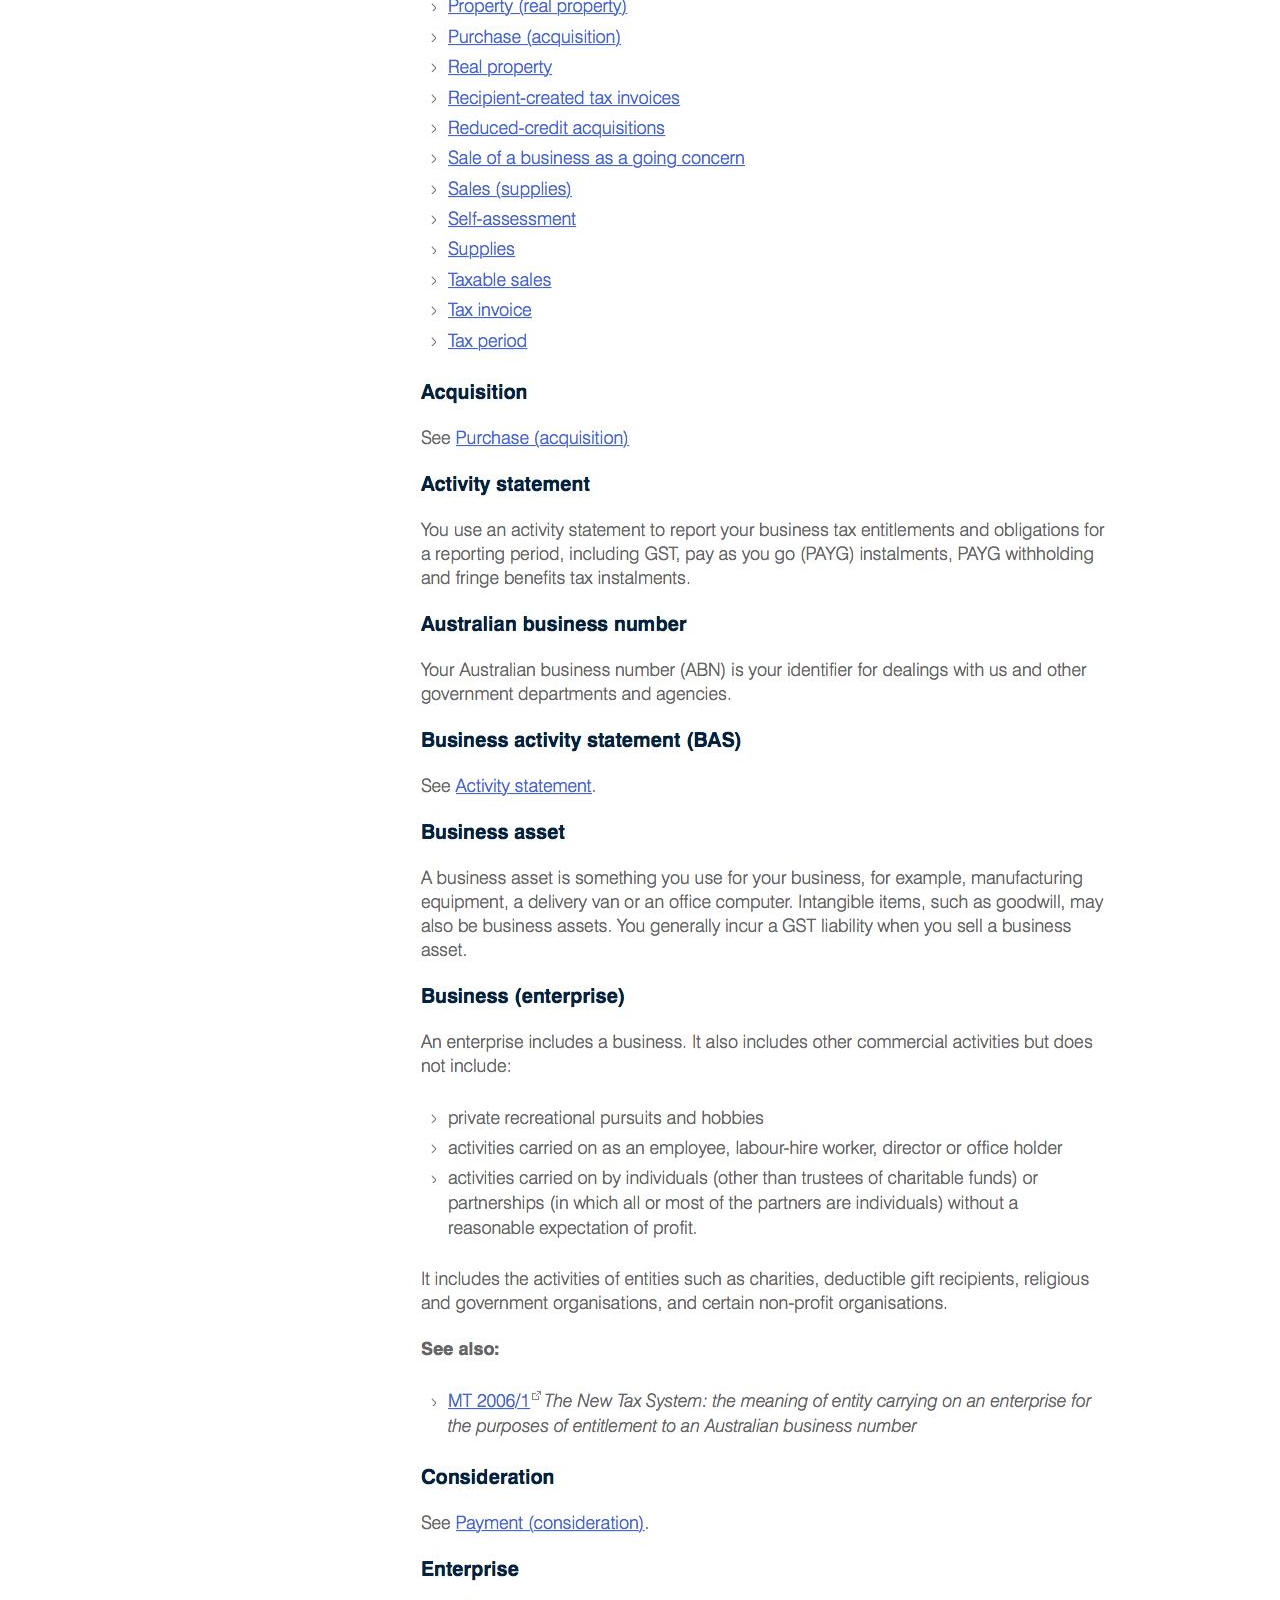
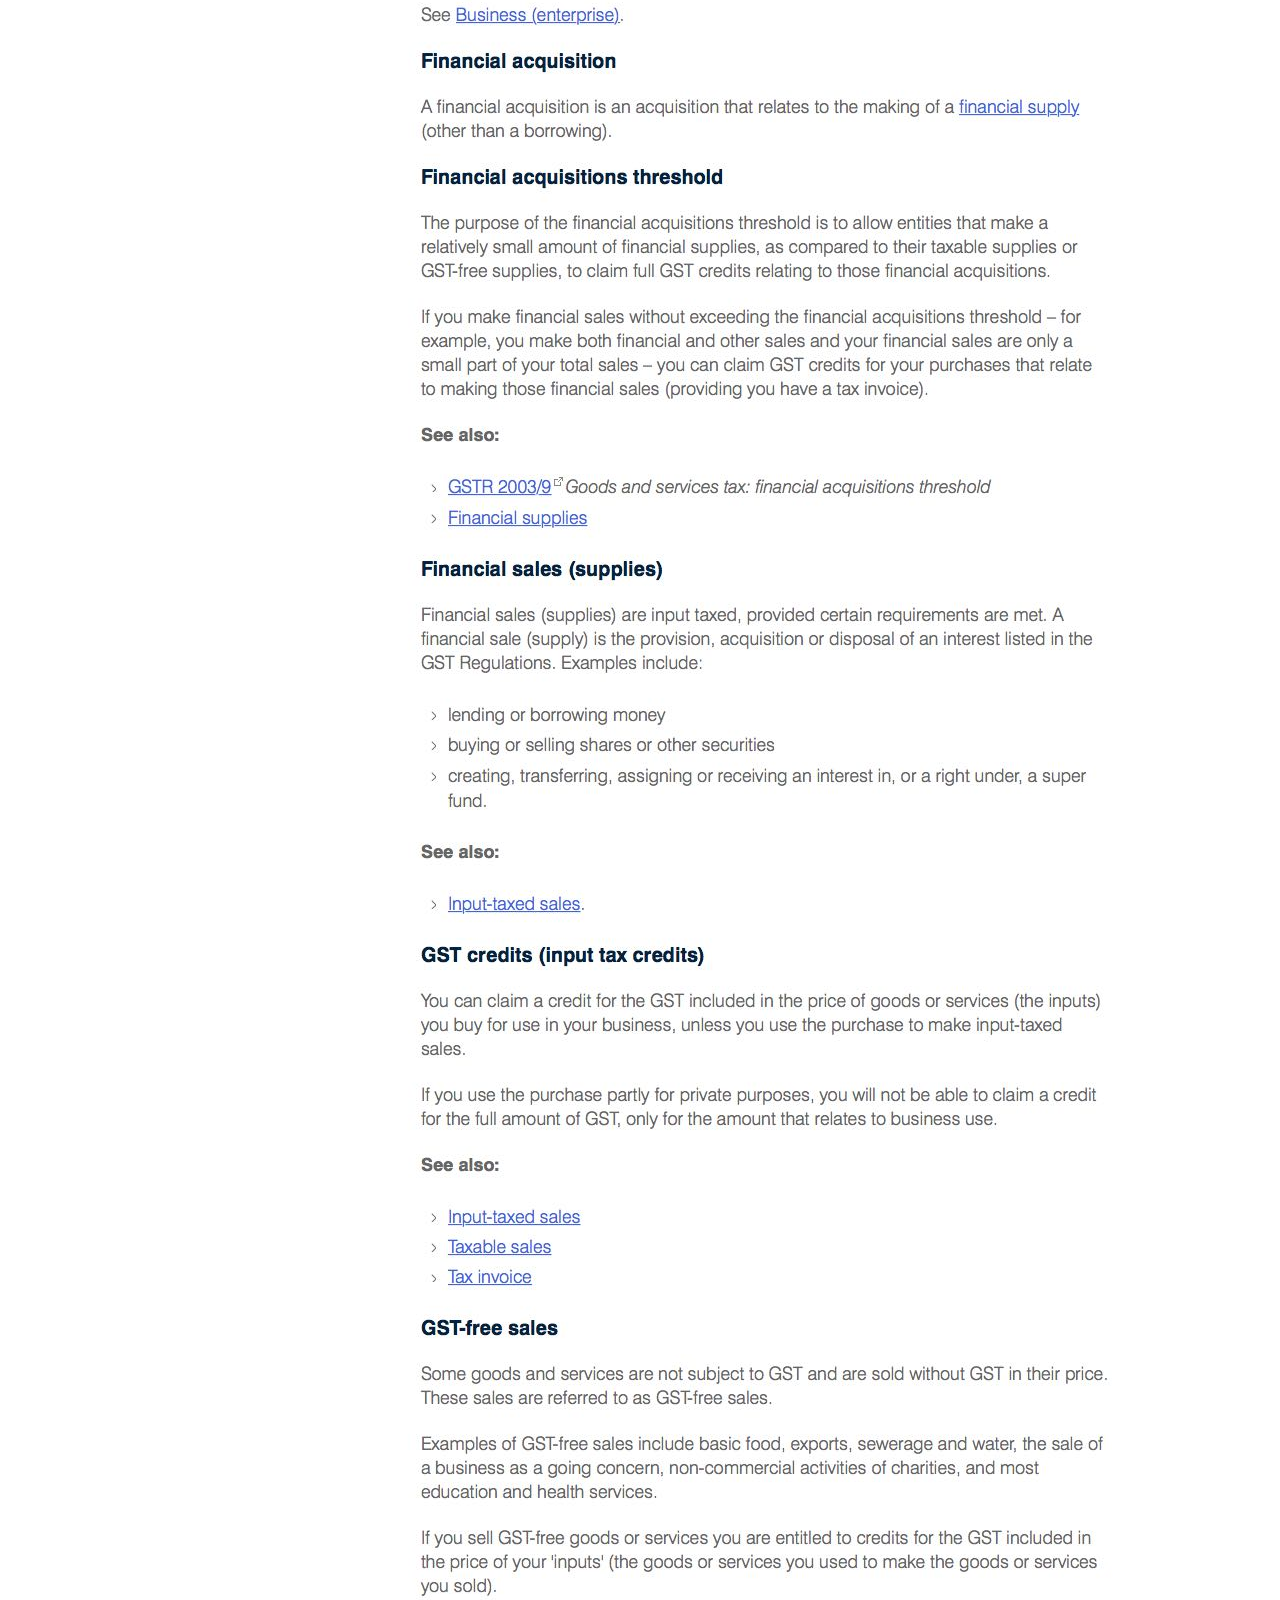
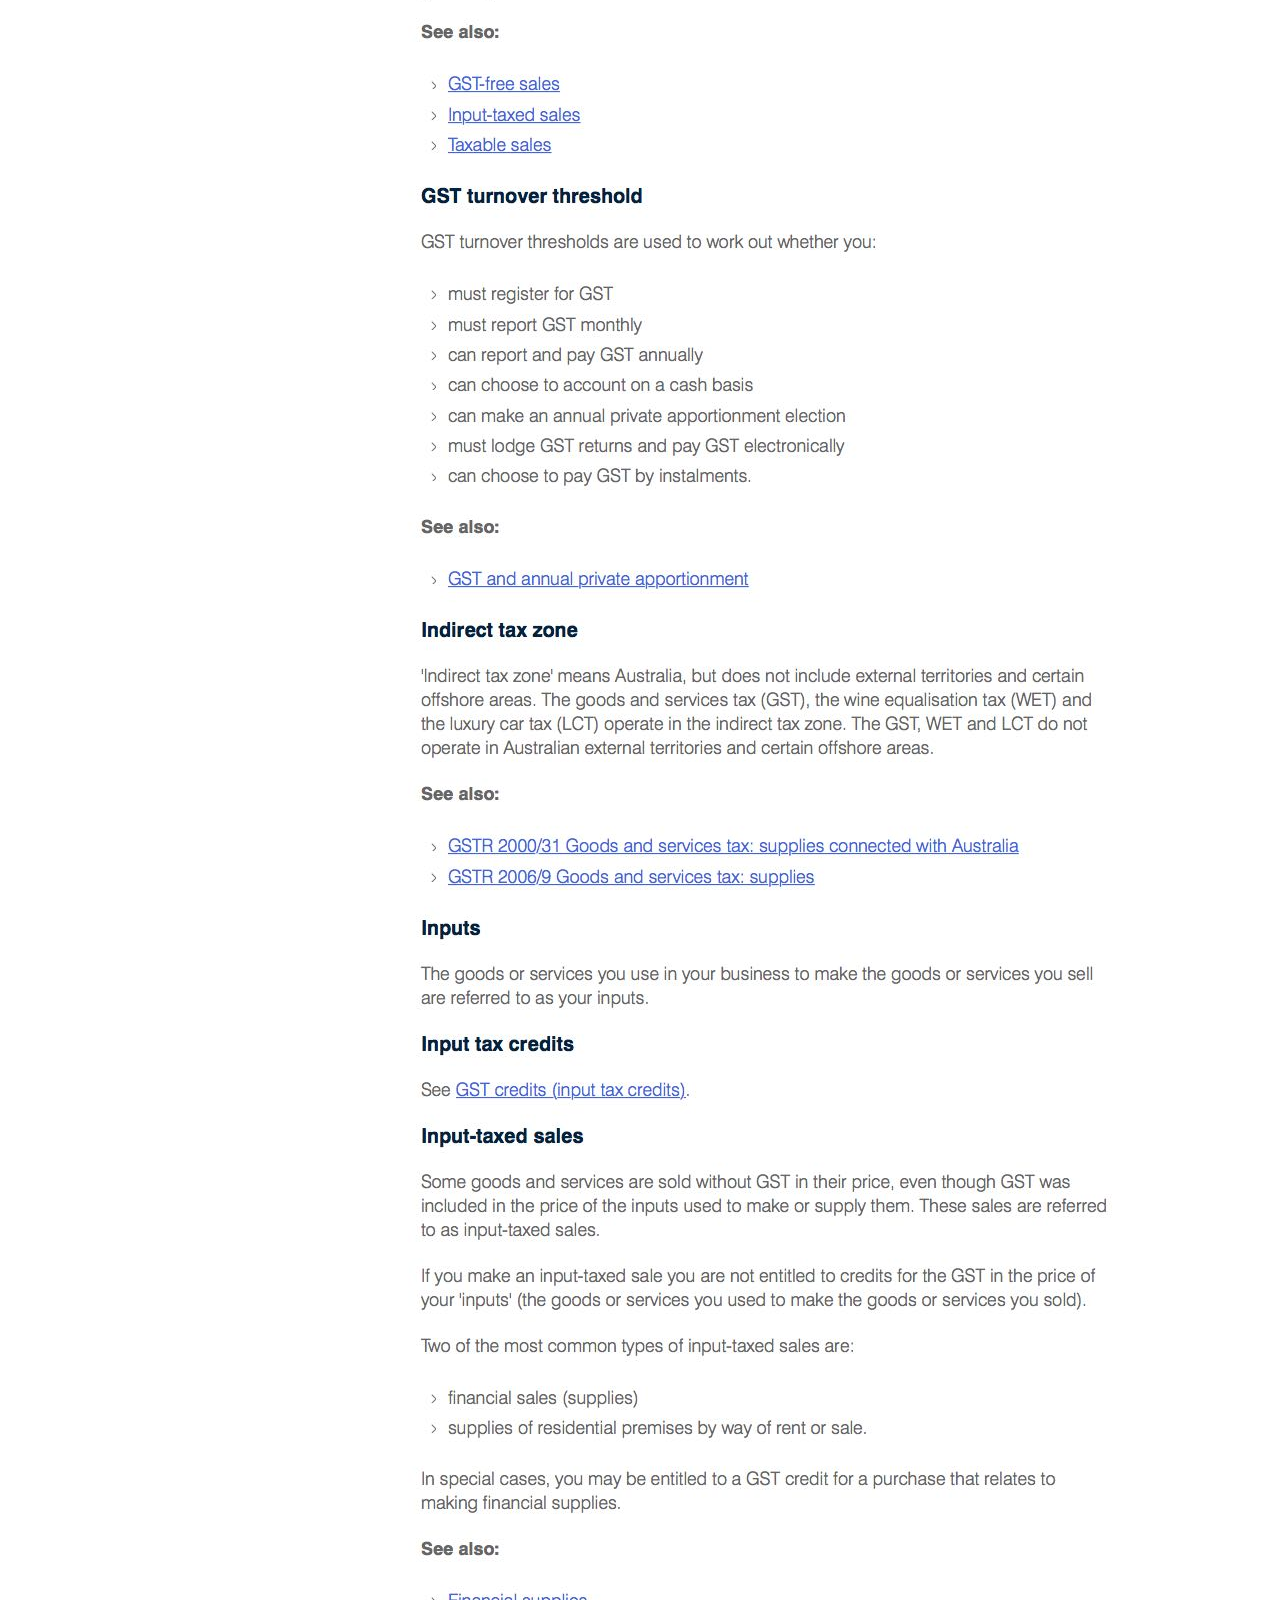
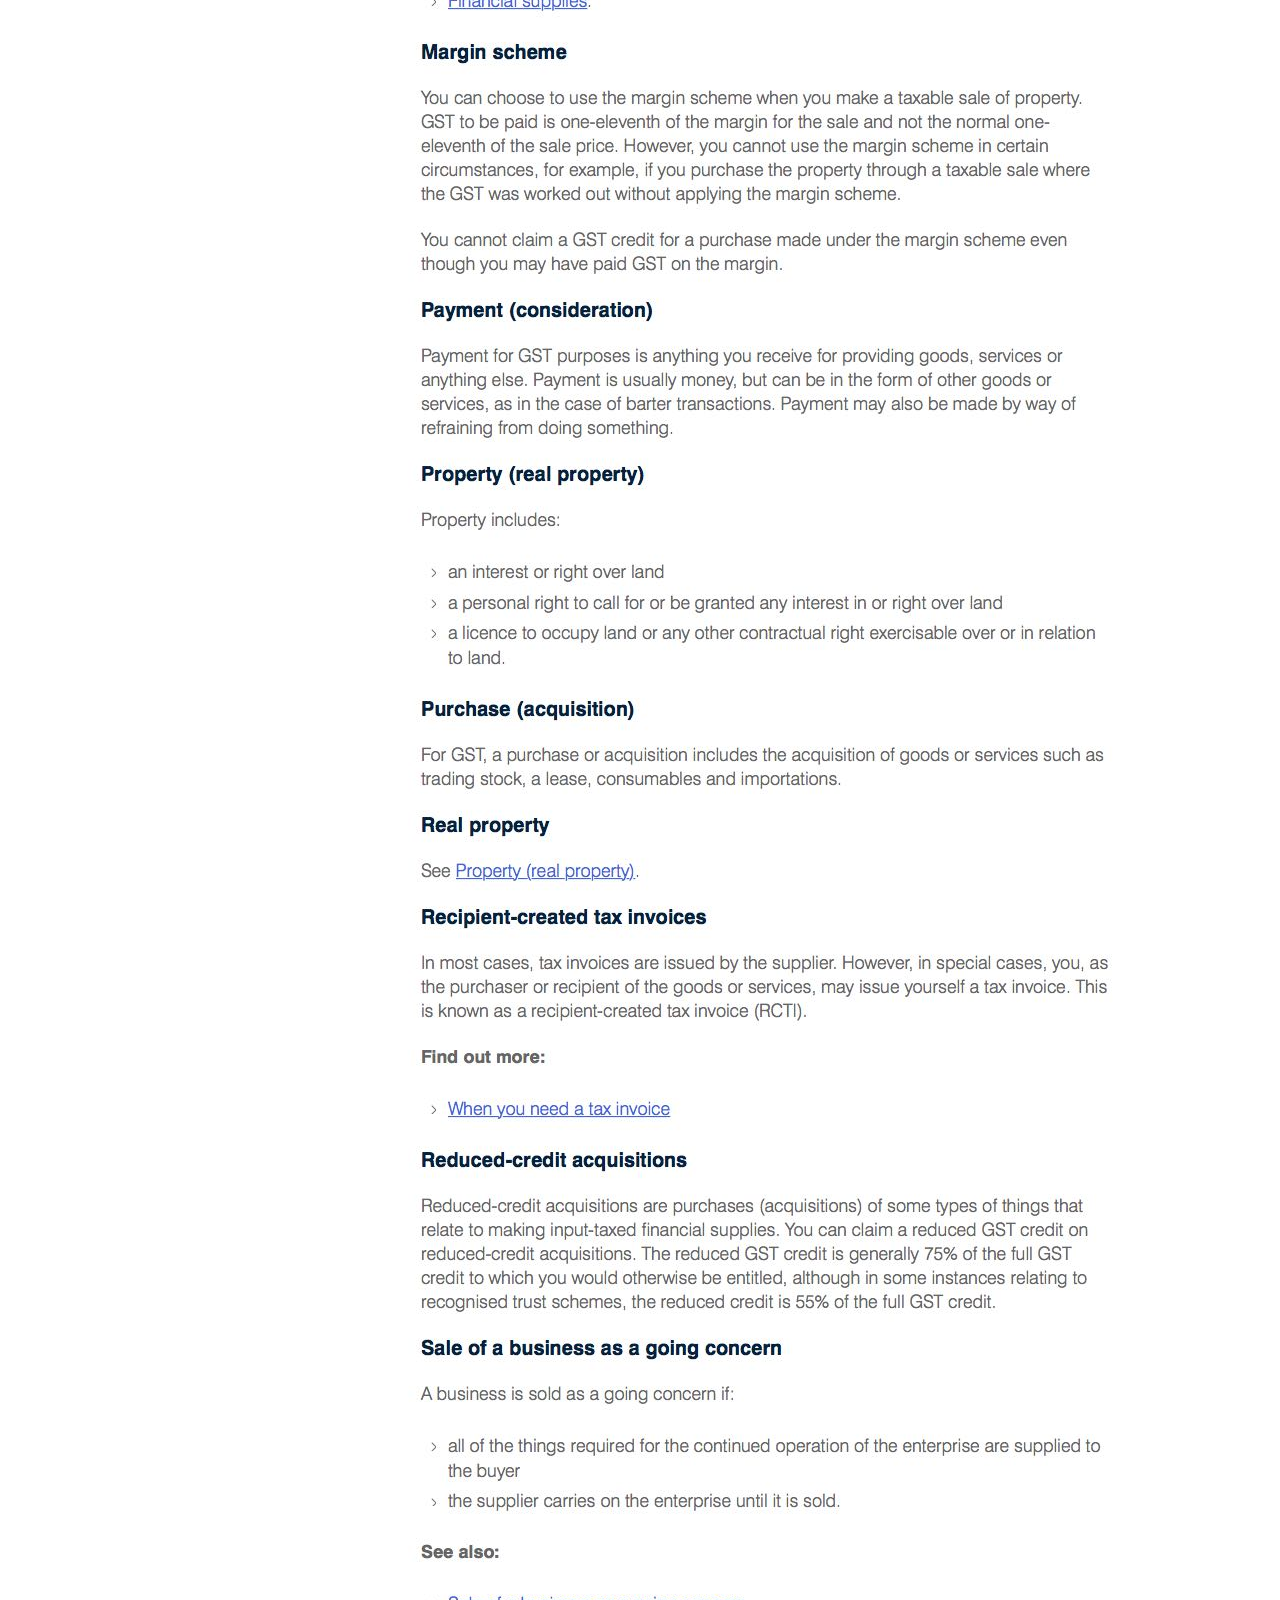
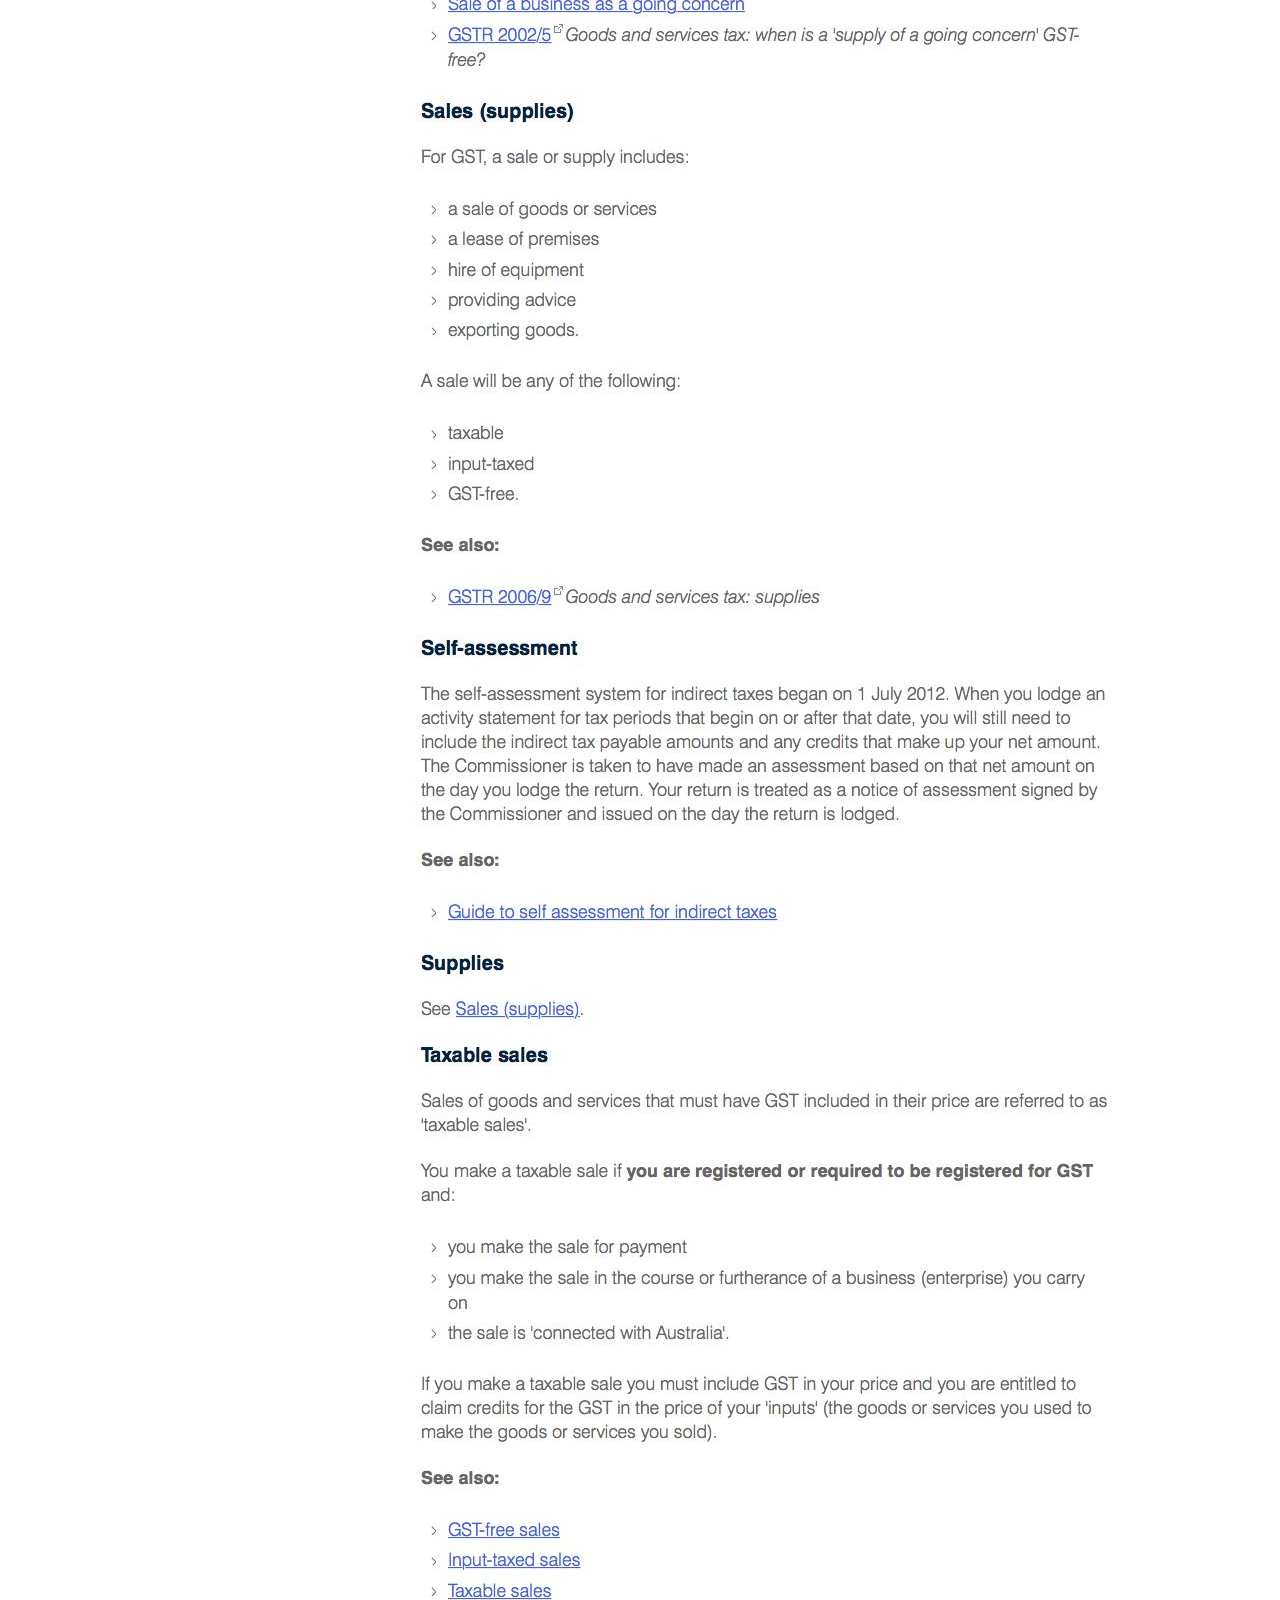
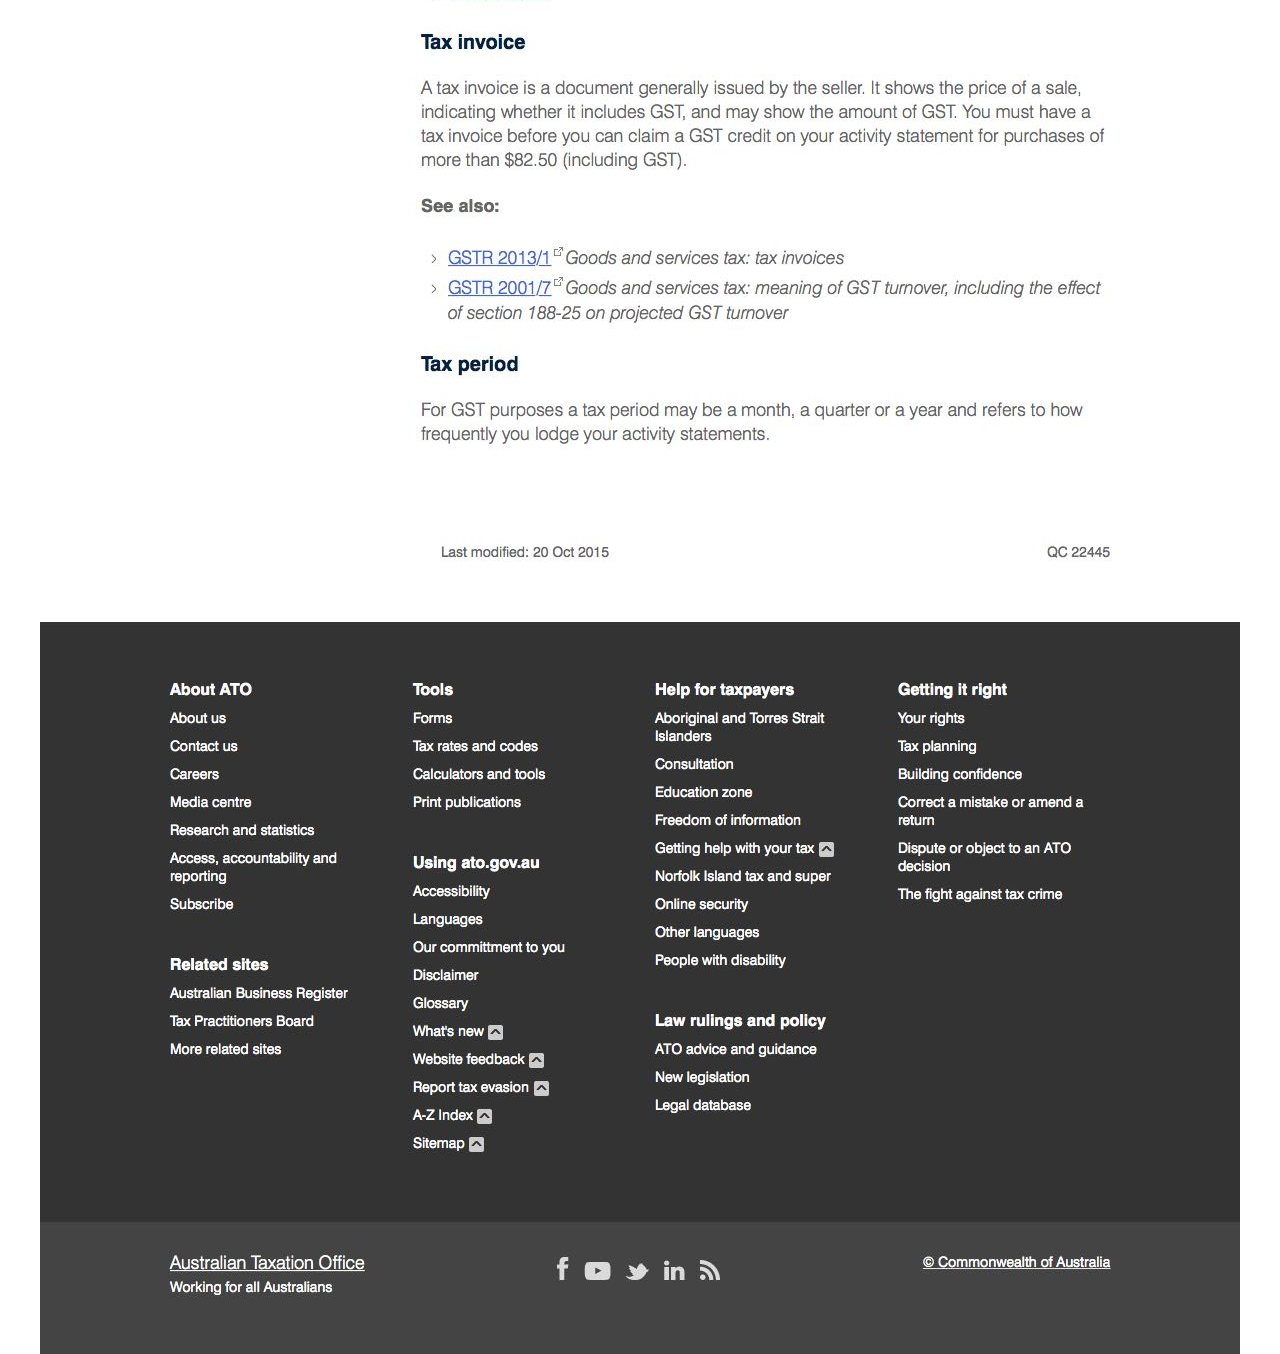
<file: gst_definitions.html>
﻿<!DOCTYPE html>
<html>
  <head>
    <title>GST definitions</title>
    <meta http-equiv="X-UA-Compatible" content="IE=edge"/>
    <meta http-equiv="content-type" content="text/html; charset=utf-8"/>
    <meta name="apple-mobile-web-app-capable" content="yes"/>
    <link href="resources/css/jquery-ui-themes.css" type="text/css" rel="stylesheet"/>
    <link href="resources/css/axure_rp_page.css" type="text/css" rel="stylesheet"/>
    <link href="data/styles.css" type="text/css" rel="stylesheet"/>
    <link href="files/gst_definitions/styles.css" type="text/css" rel="stylesheet"/>
    <script src="resources/scripts/jquery-1.7.1.min.js"></script>
    <script src="resources/scripts/jquery-ui-1.8.10.custom.min.js"></script>
    <script src="resources/scripts/axure/axQuery.js"></script>
    <script src="resources/scripts/axure/globals.js"></script>
    <script src="resources/scripts/axutils.js"></script>
    <script src="resources/scripts/axure/annotation.js"></script>
    <script src="resources/scripts/axure/axQuery.std.js"></script>
    <script src="resources/scripts/axure/doc.js"></script>
    <script src="data/document.js"></script>
    <script src="resources/scripts/messagecenter.js"></script>
    <script src="resources/scripts/axure/events.js"></script>
    <script src="resources/scripts/axure/action.js"></script>
    <script src="resources/scripts/axure/expr.js"></script>
    <script src="resources/scripts/axure/geometry.js"></script>
    <script src="resources/scripts/axure/flyout.js"></script>
    <script src="resources/scripts/axure/ie.js"></script>
    <script src="resources/scripts/axure/model.js"></script>
    <script src="resources/scripts/axure/repeater.js"></script>
    <script src="resources/scripts/axure/sto.js"></script>
    <script src="resources/scripts/axure/utils.temp.js"></script>
    <script src="resources/scripts/axure/variables.js"></script>
    <script src="resources/scripts/axure/drag.js"></script>
    <script src="resources/scripts/axure/move.js"></script>
    <script src="resources/scripts/axure/visibility.js"></script>
    <script src="resources/scripts/axure/style.js"></script>
    <script src="resources/scripts/axure/adaptive.js"></script>
    <script src="resources/scripts/axure/tree.js"></script>
    <script src="resources/scripts/axure/init.temp.js"></script>
    <script src="files/gst_definitions/data.js"></script>
    <script src="resources/scripts/axure/legacy.js"></script>
    <script src="resources/scripts/axure/viewer.js"></script>
    <script type="text/javascript">
      $axure.utils.getTransparentGifPath = function() { return 'resources/images/transparent.gif'; };
      $axure.utils.getOtherPath = function() { return 'resources/Other.html'; };
      $axure.utils.getReloadPath = function() { return 'resources/reload.html'; };
    </script>
  </head>
  <body>
    <div id="base" class="">

      <!-- Unnamed (Image) -->
      <div id="u0" class="ax_image">
        <img id="u0_img" class="img " src="images/gst_definitions/u0.jpg"/>
        <!-- Unnamed () -->
        <div id="u1" class="text">
          <p><span></span></p>
        </div>
      </div>
    </div>
  </body>
</html>
</file>
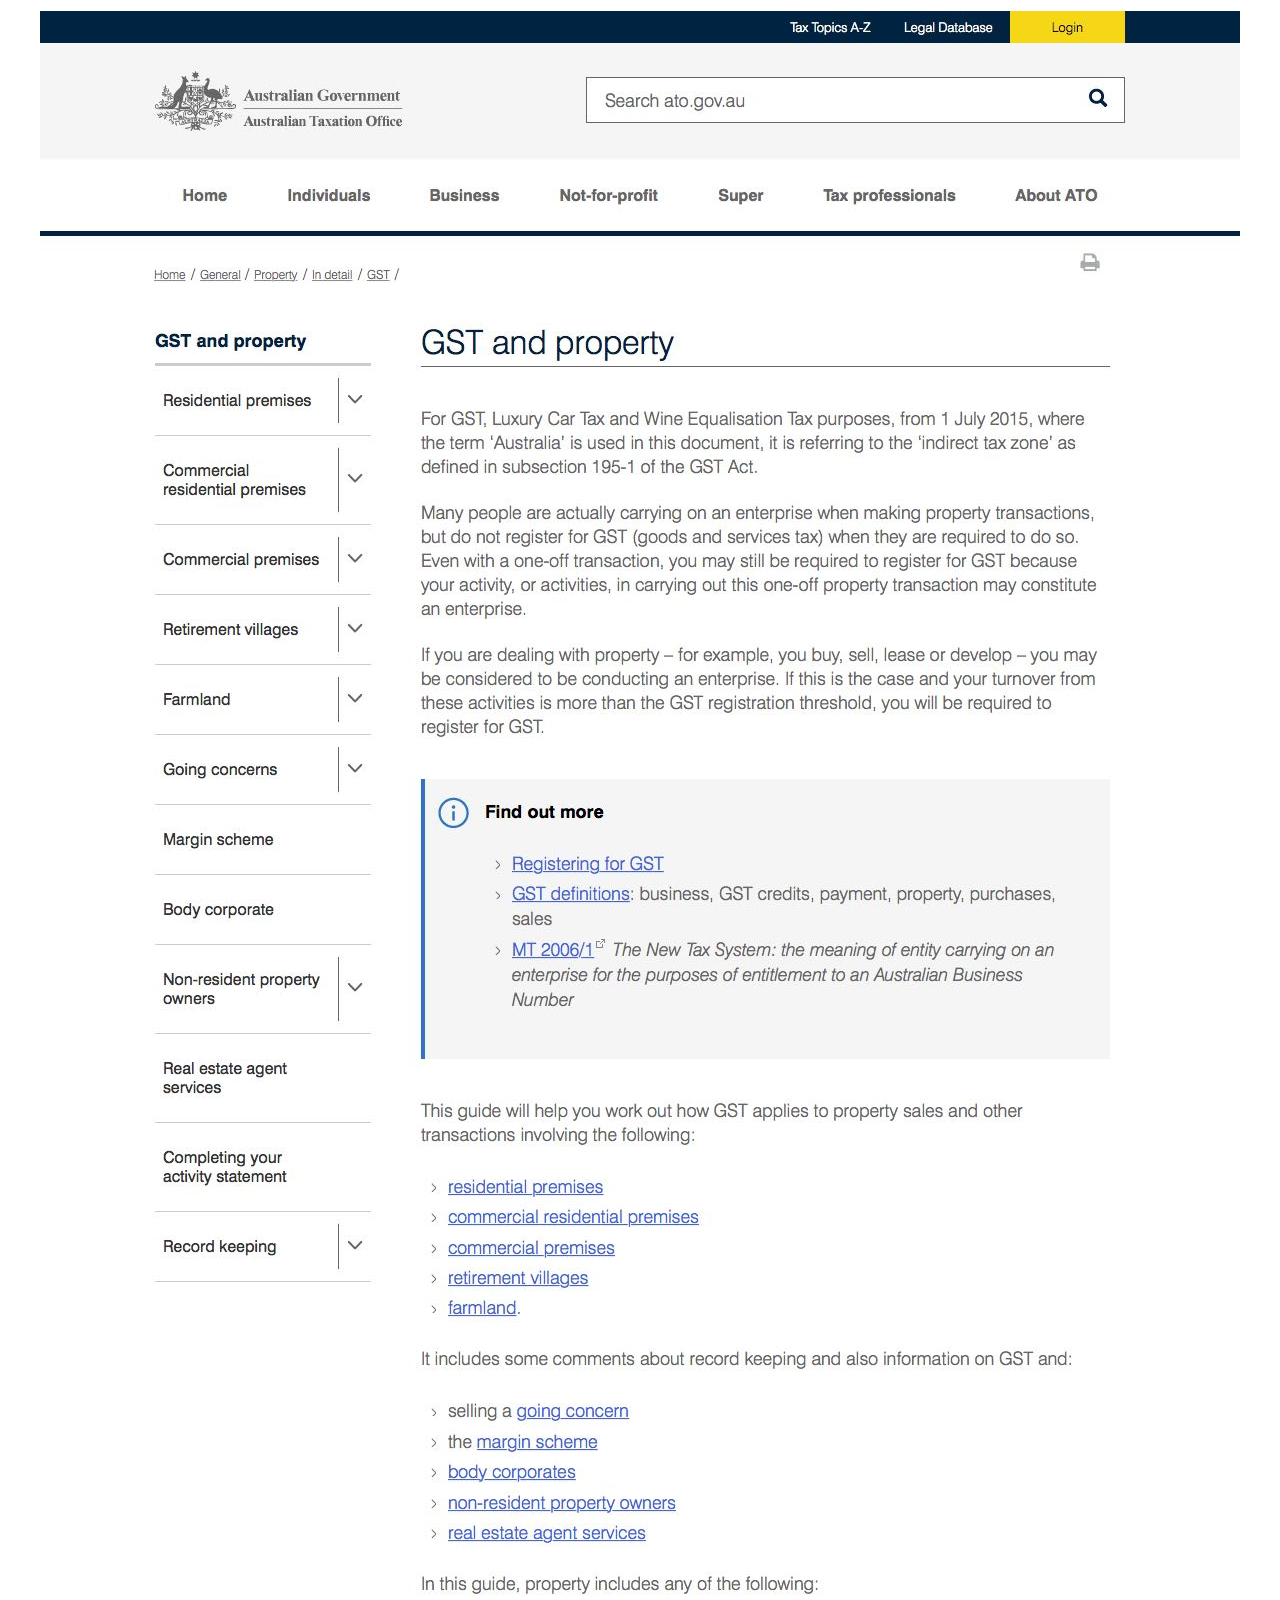
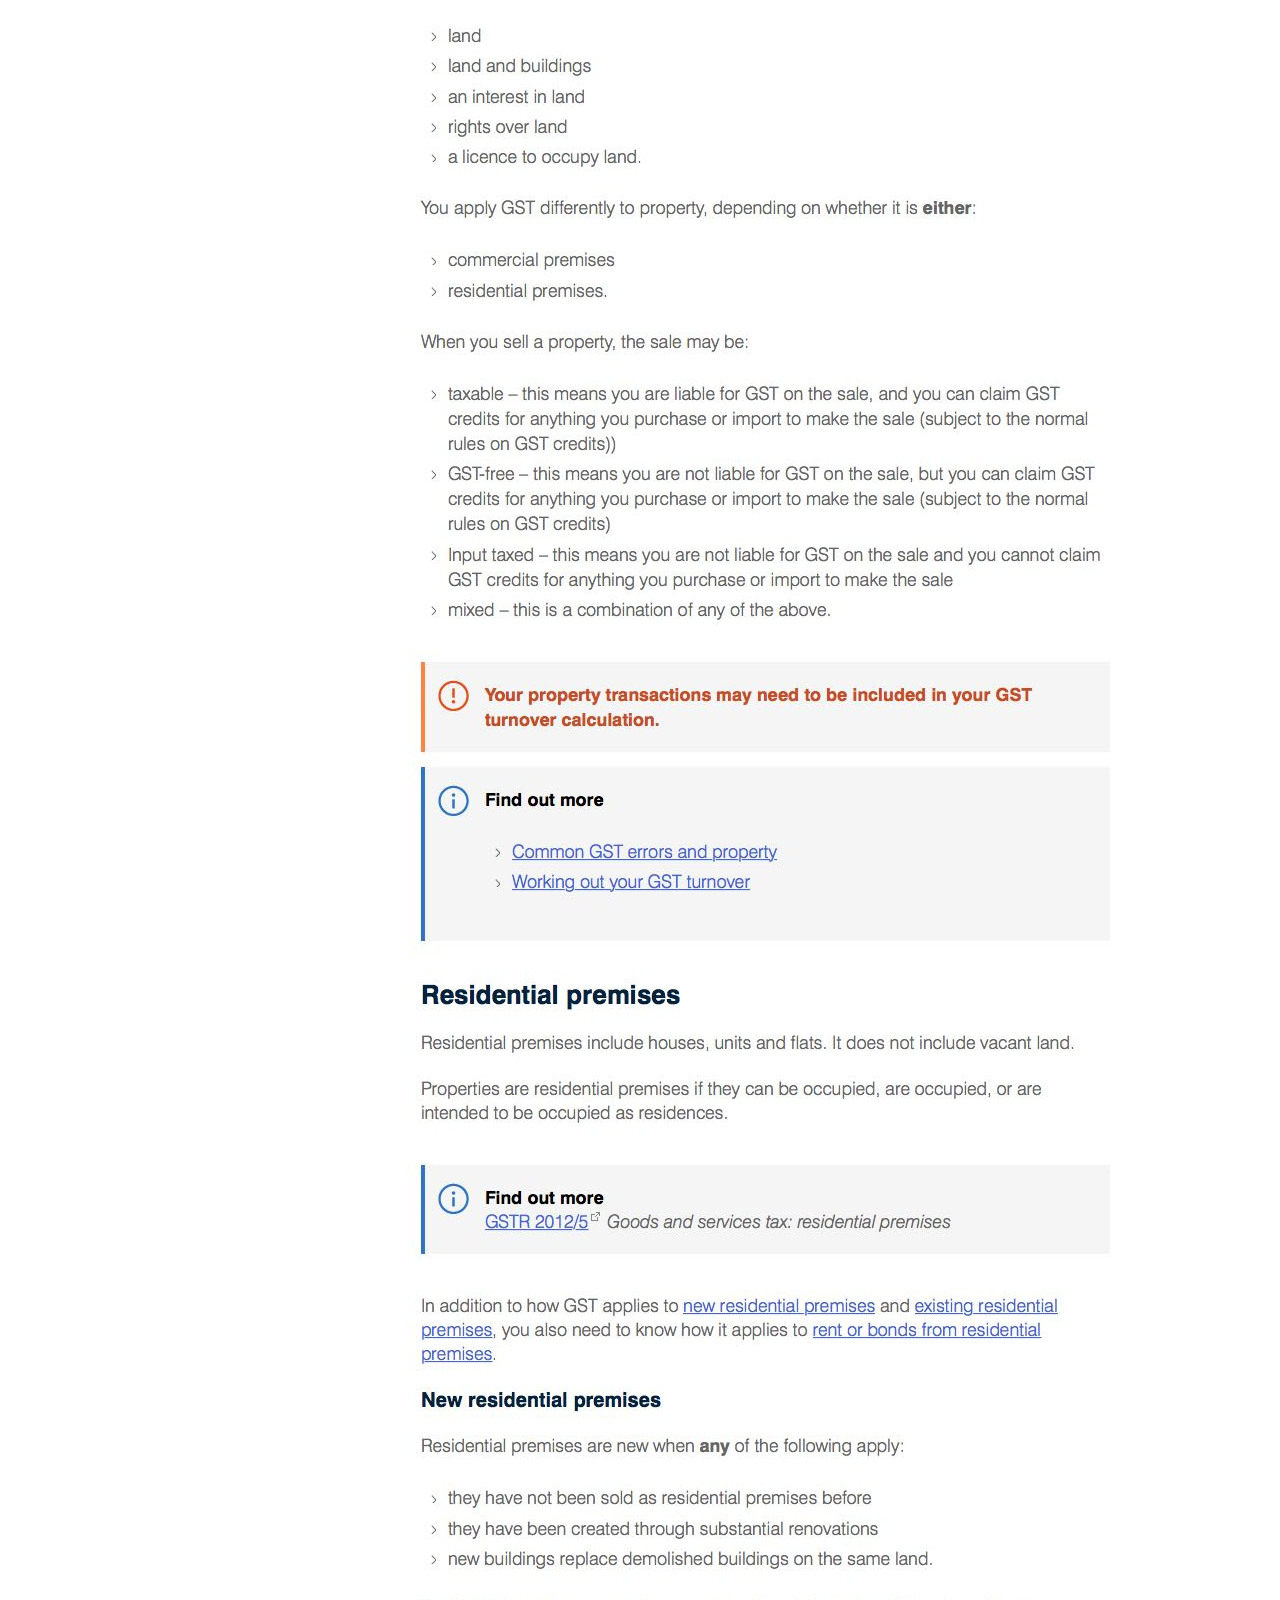
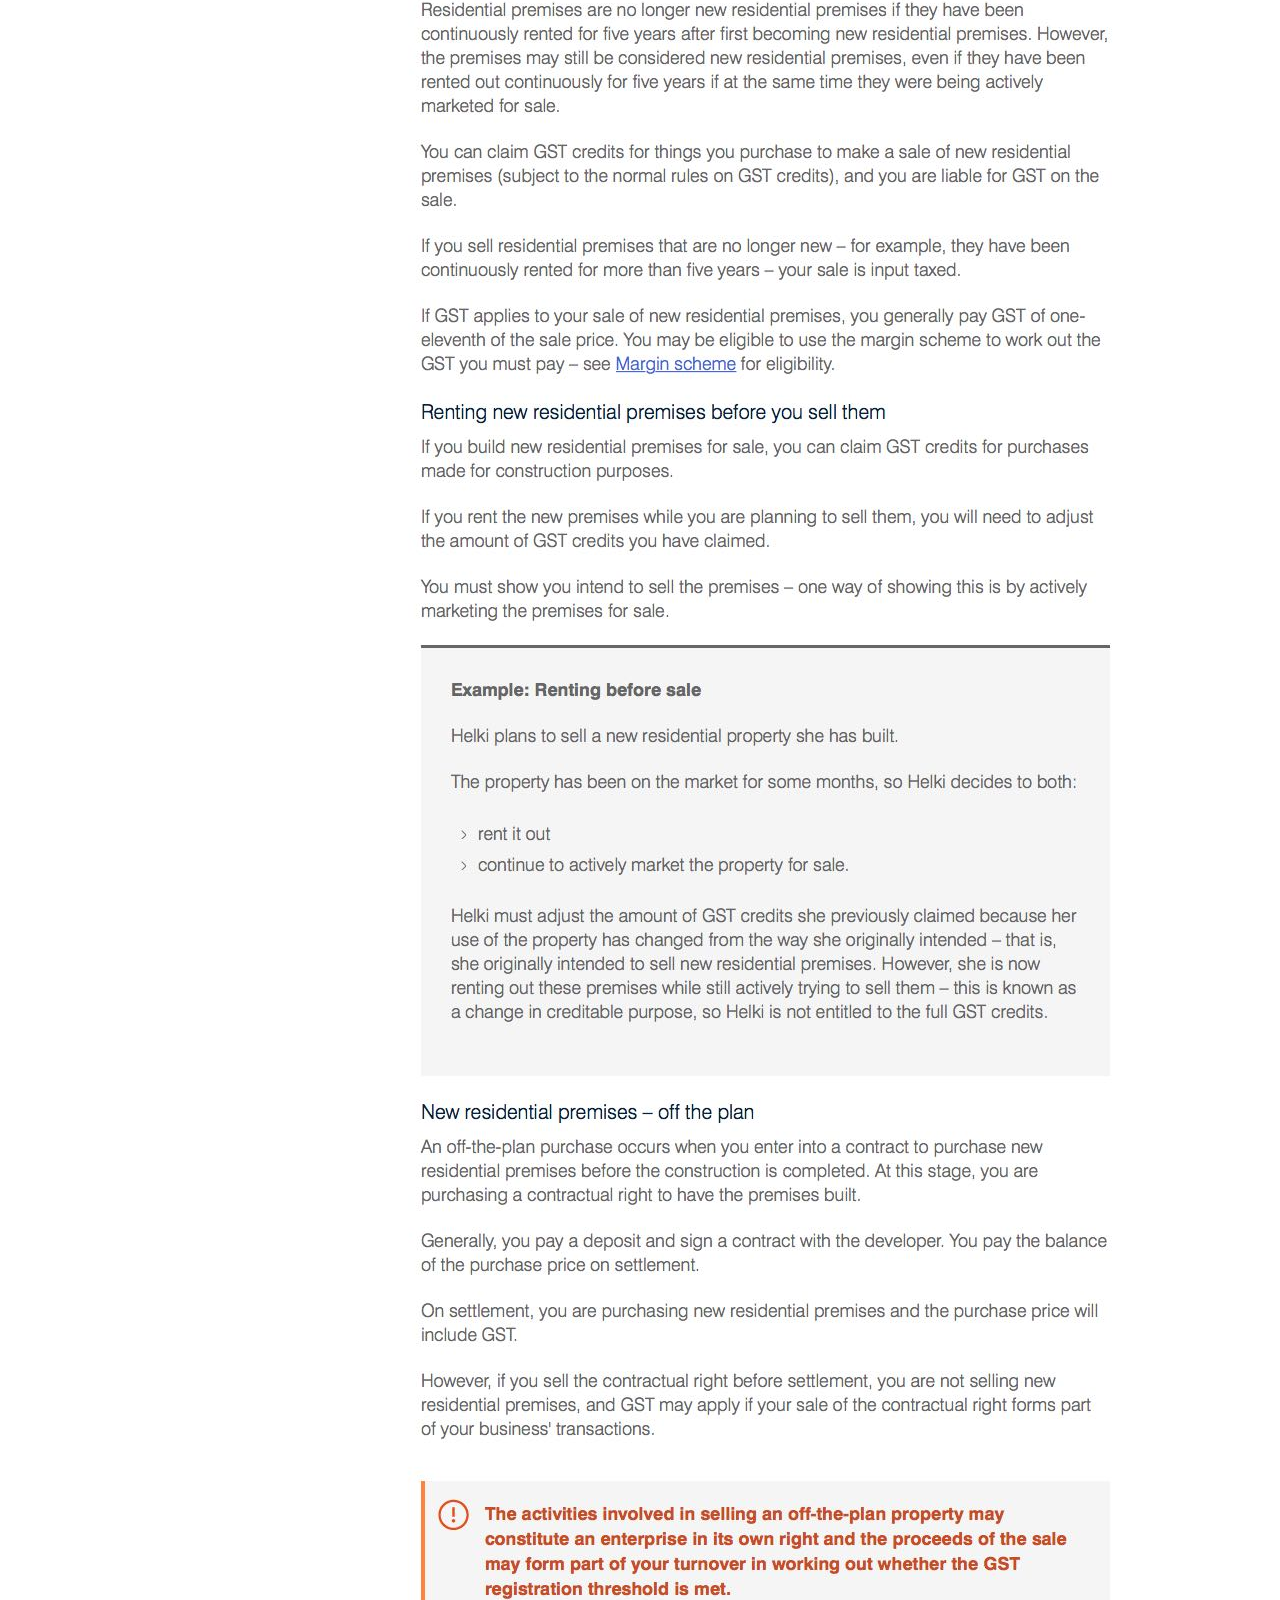
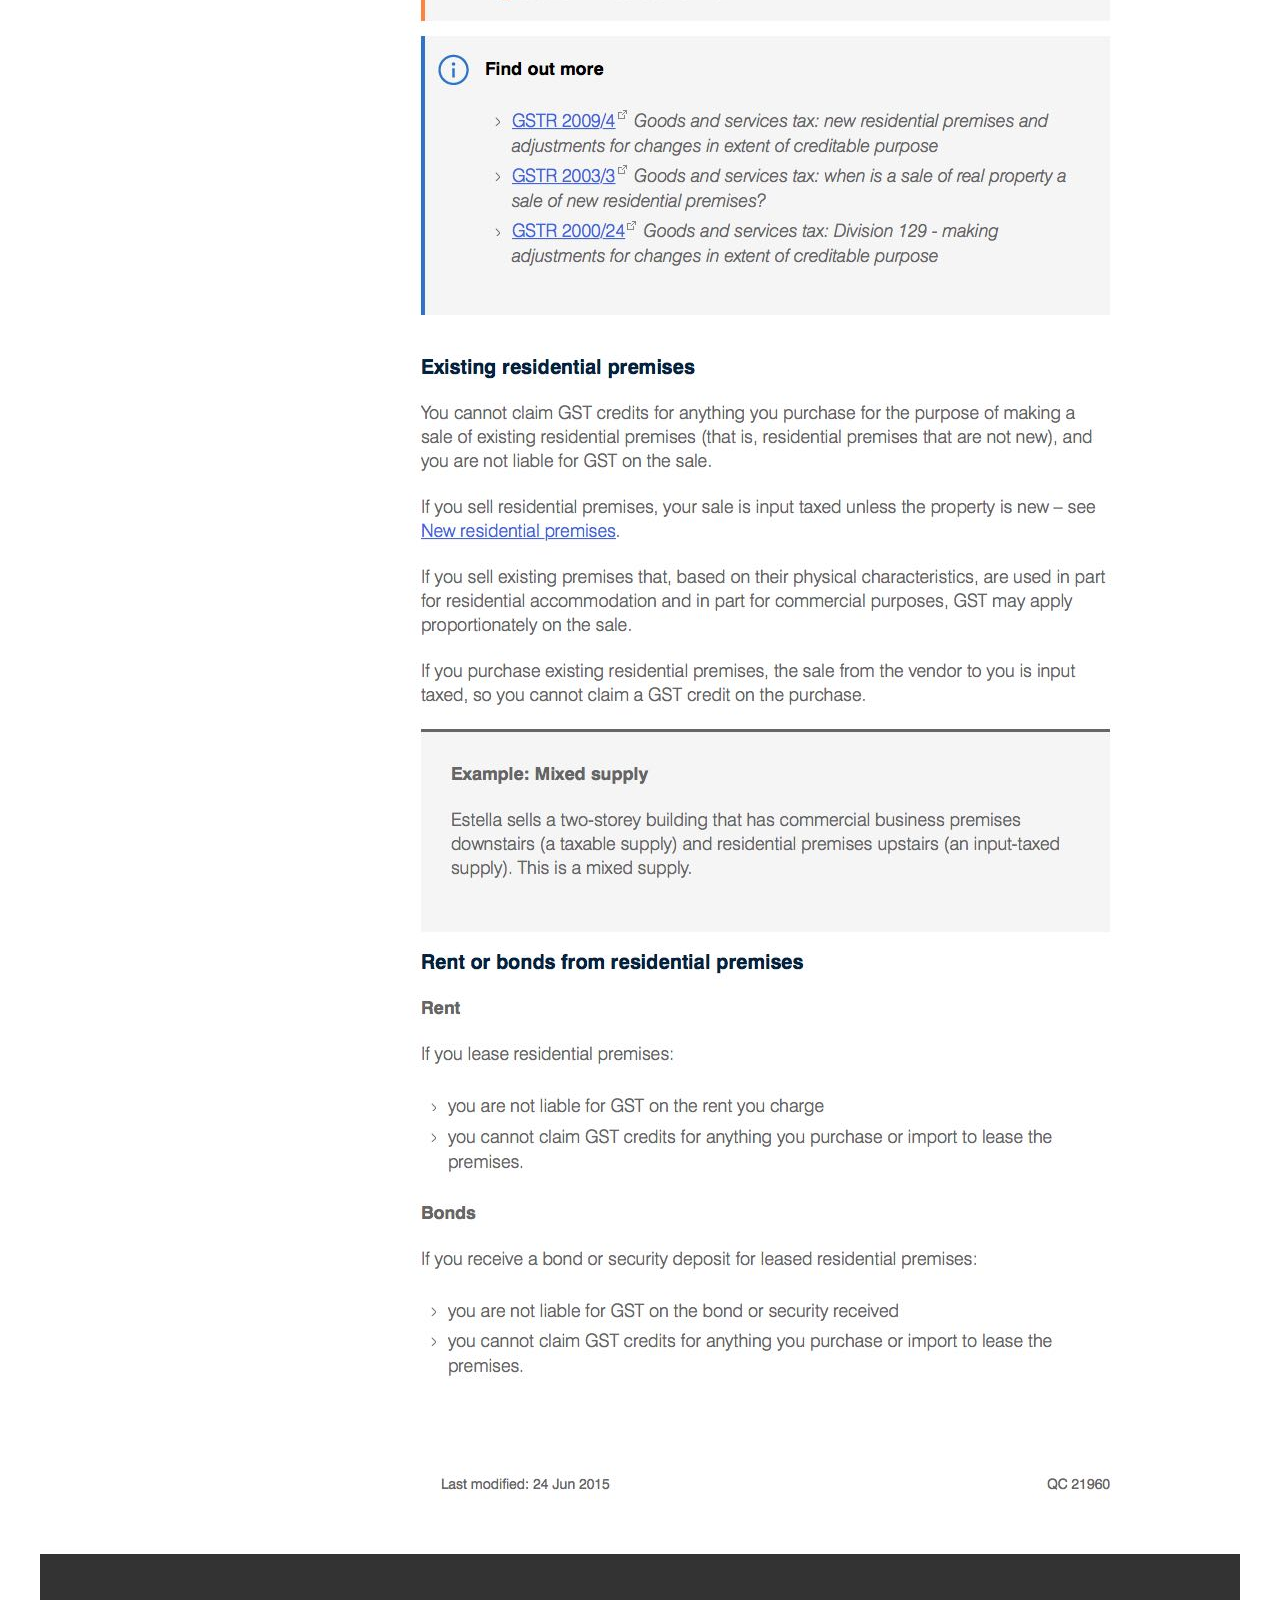
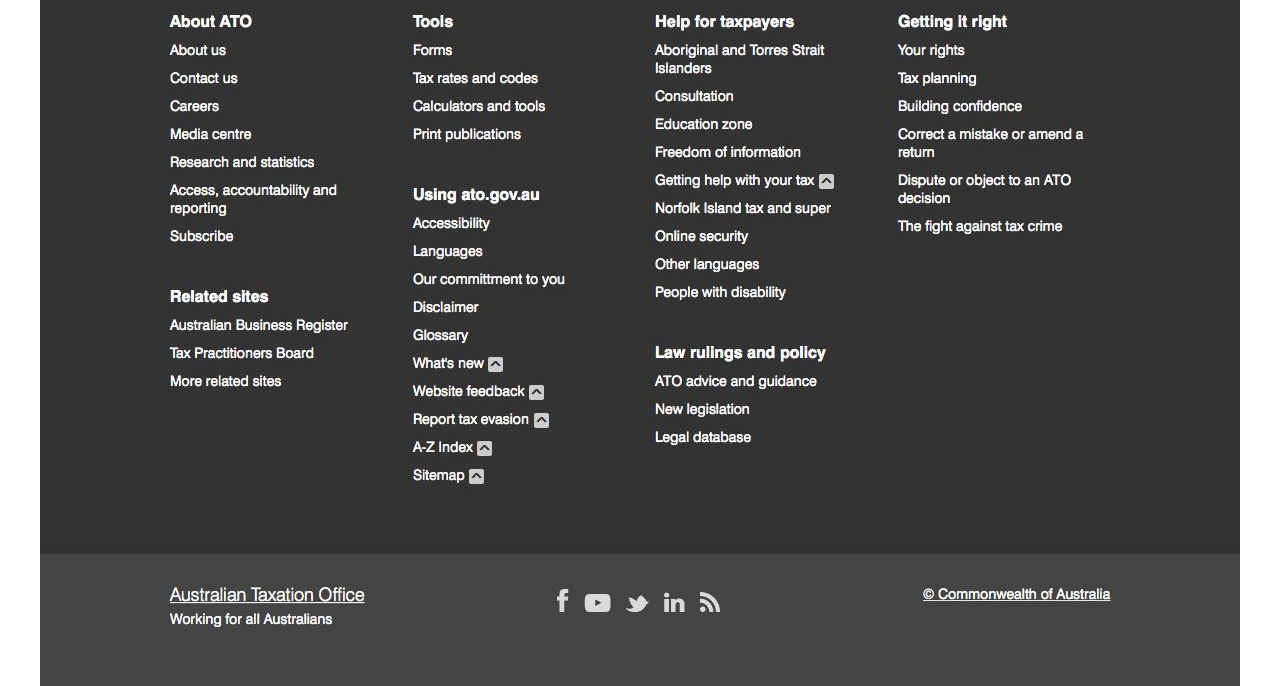
<file: gst_in_detail.html>
﻿<!DOCTYPE html>
<html>
  <head>
    <title>GST in detail</title>
    <meta http-equiv="X-UA-Compatible" content="IE=edge"/>
    <meta http-equiv="content-type" content="text/html; charset=utf-8"/>
    <meta name="apple-mobile-web-app-capable" content="yes"/>
    <link href="resources/css/jquery-ui-themes.css" type="text/css" rel="stylesheet"/>
    <link href="resources/css/axure_rp_page.css" type="text/css" rel="stylesheet"/>
    <link href="data/styles.css" type="text/css" rel="stylesheet"/>
    <link href="files/gst_in_detail/styles.css" type="text/css" rel="stylesheet"/>
    <script src="resources/scripts/jquery-1.7.1.min.js"></script>
    <script src="resources/scripts/jquery-ui-1.8.10.custom.min.js"></script>
    <script src="resources/scripts/axure/axQuery.js"></script>
    <script src="resources/scripts/axure/globals.js"></script>
    <script src="resources/scripts/axutils.js"></script>
    <script src="resources/scripts/axure/annotation.js"></script>
    <script src="resources/scripts/axure/axQuery.std.js"></script>
    <script src="resources/scripts/axure/doc.js"></script>
    <script src="data/document.js"></script>
    <script src="resources/scripts/messagecenter.js"></script>
    <script src="resources/scripts/axure/events.js"></script>
    <script src="resources/scripts/axure/action.js"></script>
    <script src="resources/scripts/axure/expr.js"></script>
    <script src="resources/scripts/axure/geometry.js"></script>
    <script src="resources/scripts/axure/flyout.js"></script>
    <script src="resources/scripts/axure/ie.js"></script>
    <script src="resources/scripts/axure/model.js"></script>
    <script src="resources/scripts/axure/repeater.js"></script>
    <script src="resources/scripts/axure/sto.js"></script>
    <script src="resources/scripts/axure/utils.temp.js"></script>
    <script src="resources/scripts/axure/variables.js"></script>
    <script src="resources/scripts/axure/drag.js"></script>
    <script src="resources/scripts/axure/move.js"></script>
    <script src="resources/scripts/axure/visibility.js"></script>
    <script src="resources/scripts/axure/style.js"></script>
    <script src="resources/scripts/axure/adaptive.js"></script>
    <script src="resources/scripts/axure/tree.js"></script>
    <script src="resources/scripts/axure/init.temp.js"></script>
    <script src="files/gst_in_detail/data.js"></script>
    <script src="resources/scripts/axure/legacy.js"></script>
    <script src="resources/scripts/axure/viewer.js"></script>
    <script type="text/javascript">
      $axure.utils.getTransparentGifPath = function() { return 'resources/images/transparent.gif'; };
      $axure.utils.getOtherPath = function() { return 'resources/Other.html'; };
      $axure.utils.getReloadPath = function() { return 'resources/reload.html'; };
    </script>
  </head>
  <body>
    <div id="base" class="">

      <!-- Unnamed (Image) -->
      <div id="u0" class="ax_image">
        <img id="u0_img" class="img " src="images/gst_in_detail/u0.jpg"/>
        <!-- Unnamed () -->
        <div id="u1" class="text">
          <p><span></span></p>
        </div>
      </div>
    </div>
  </body>
</html>
</file>
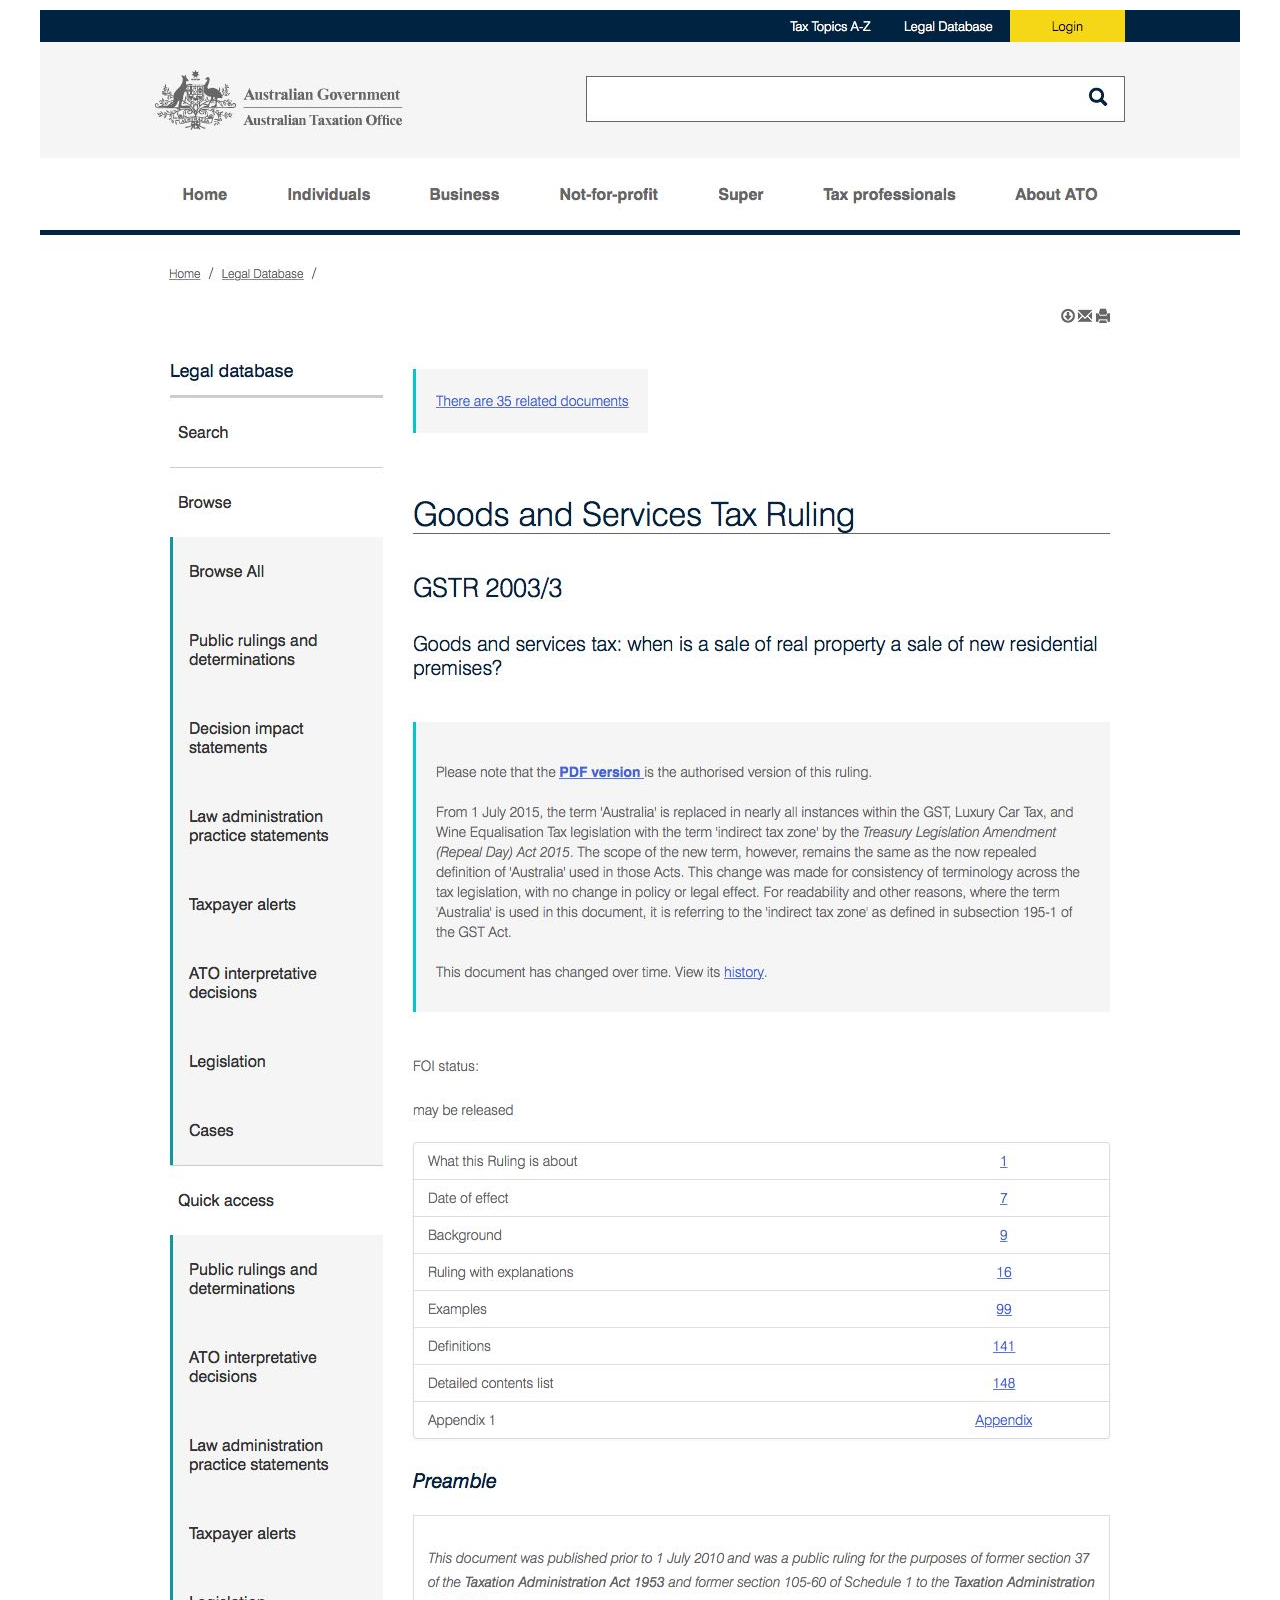
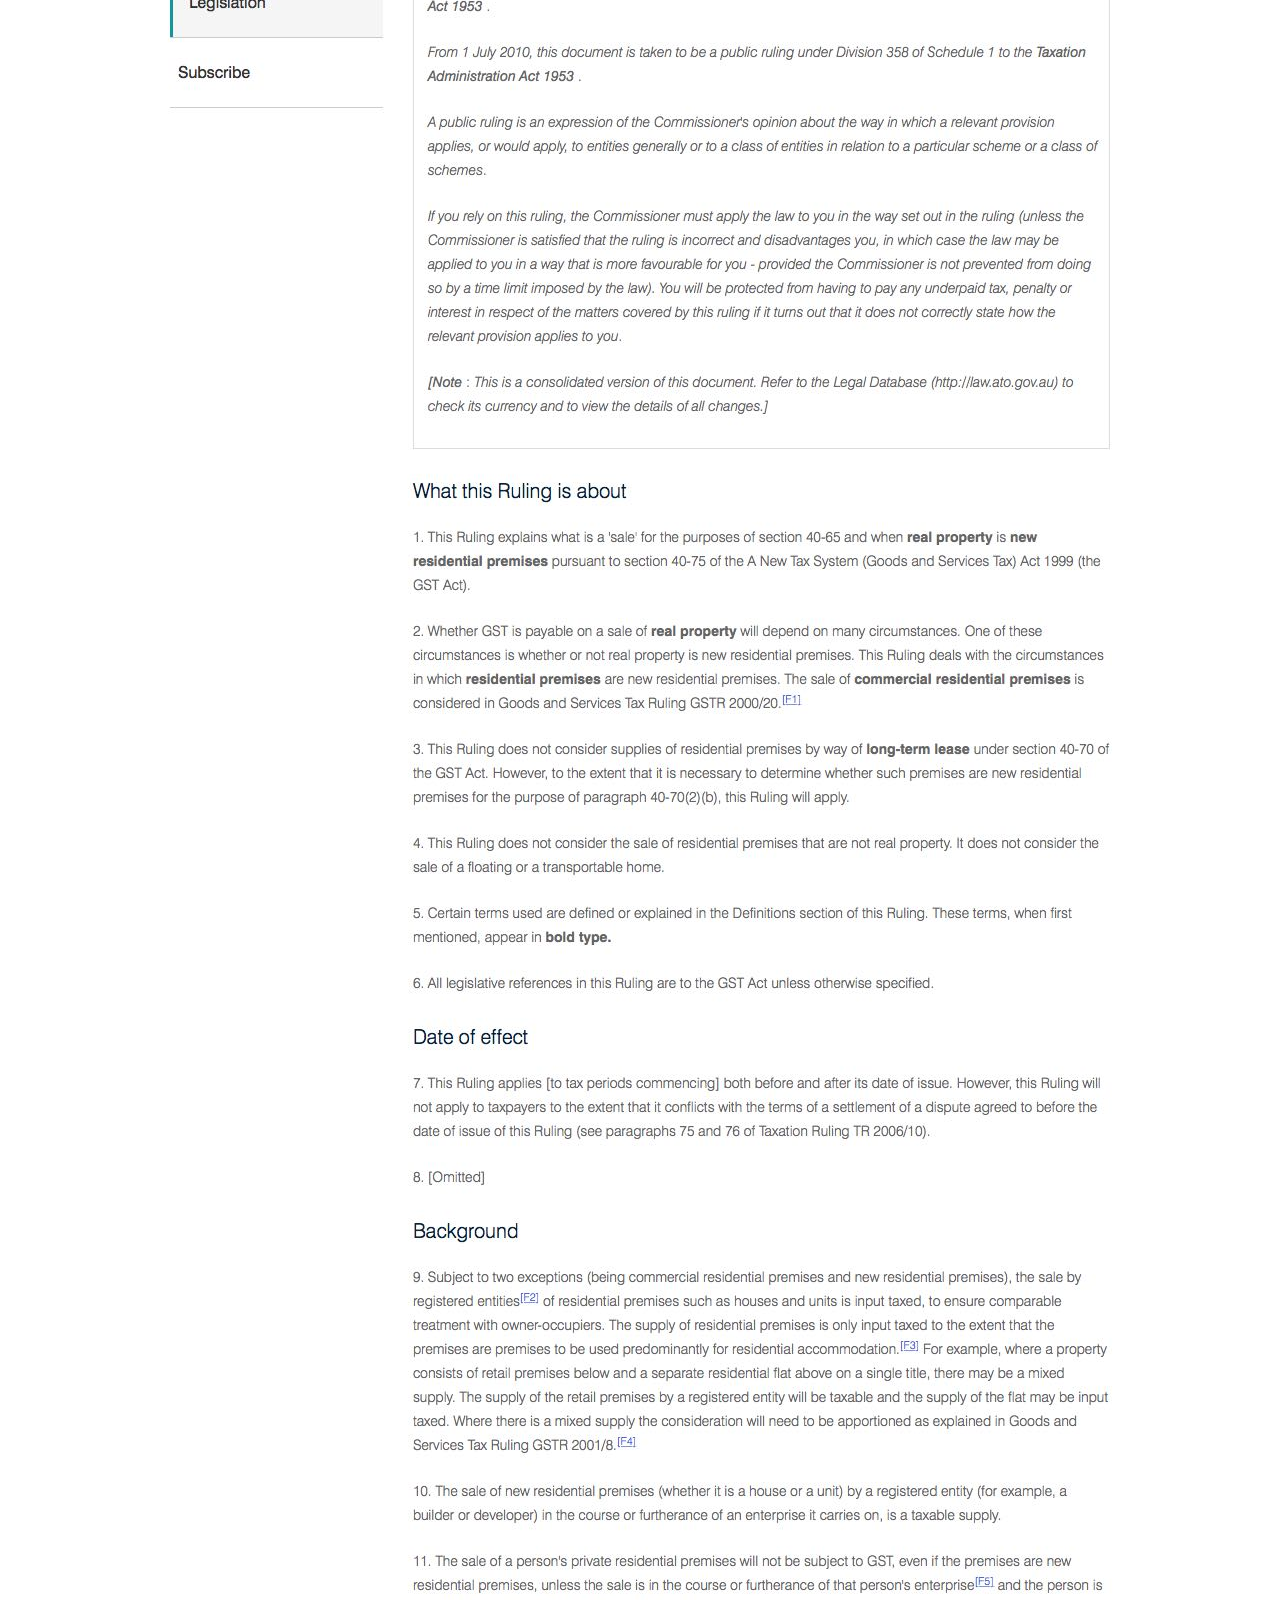
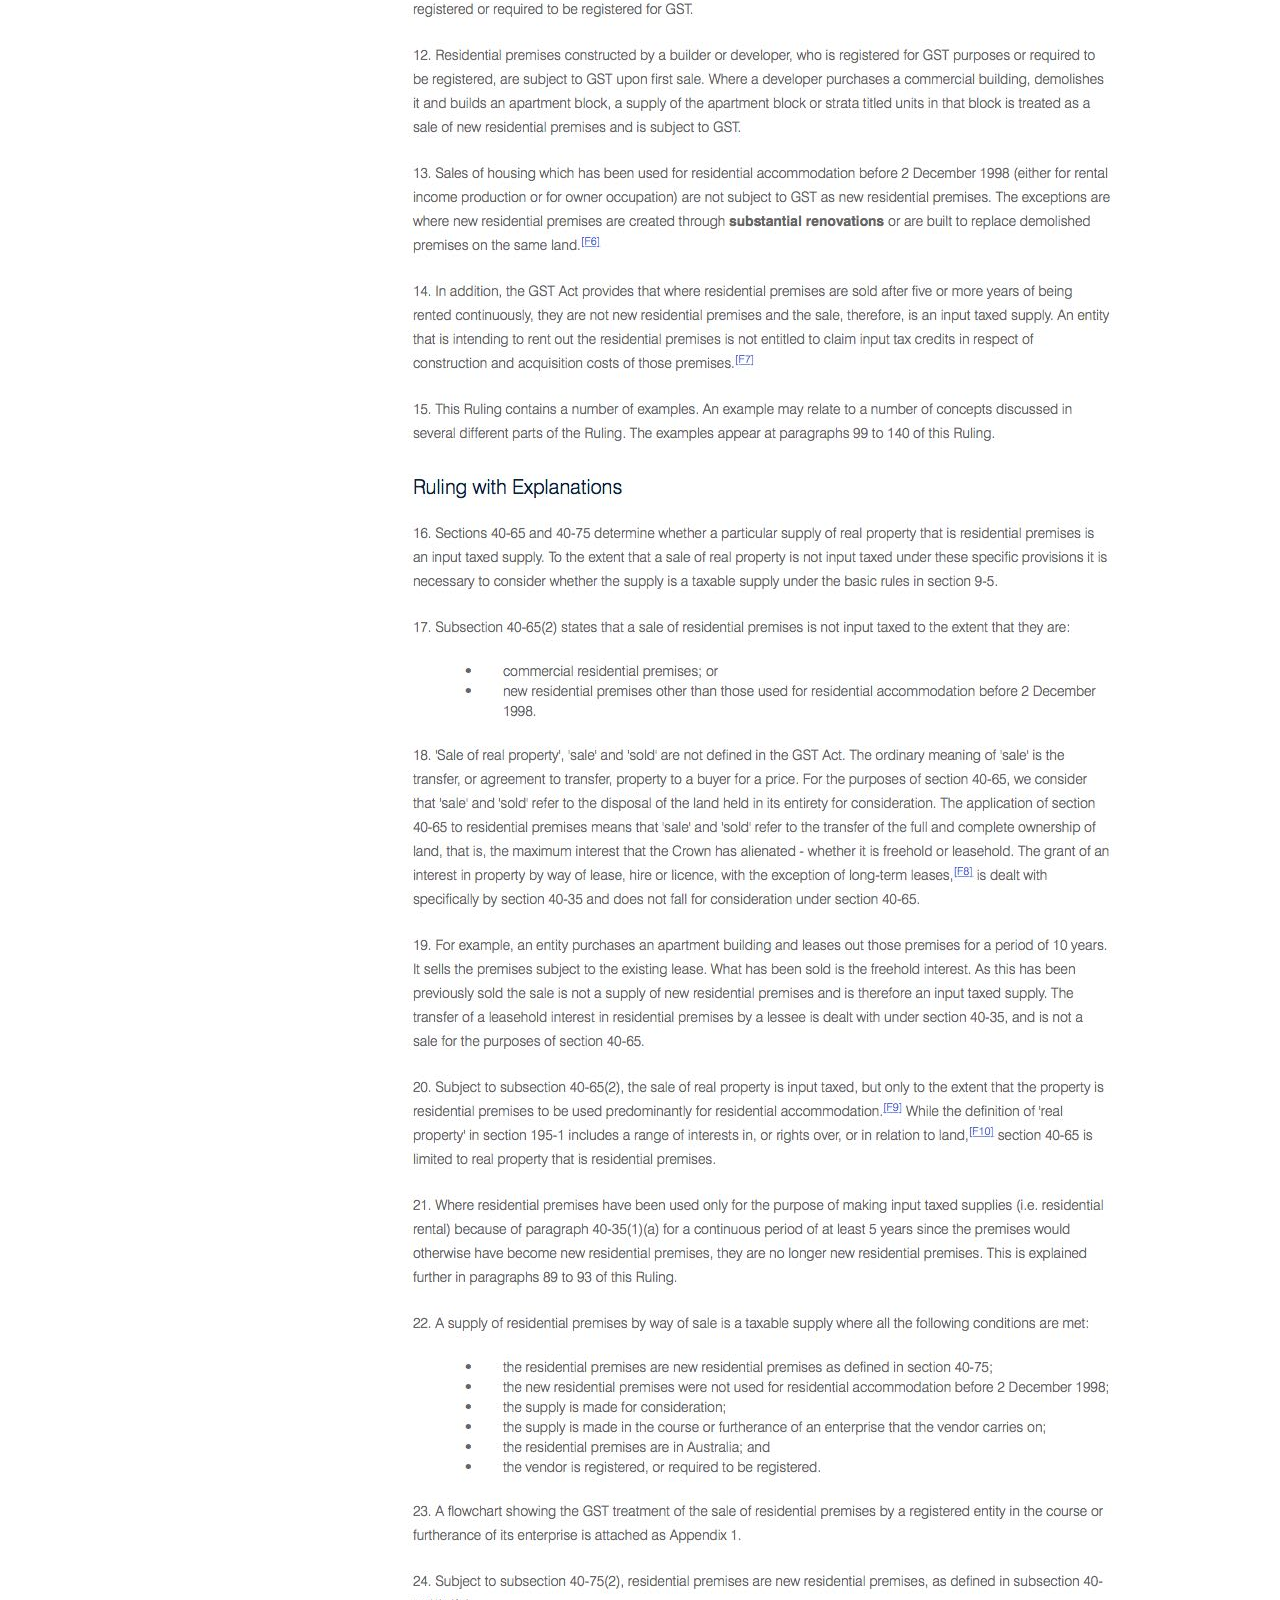
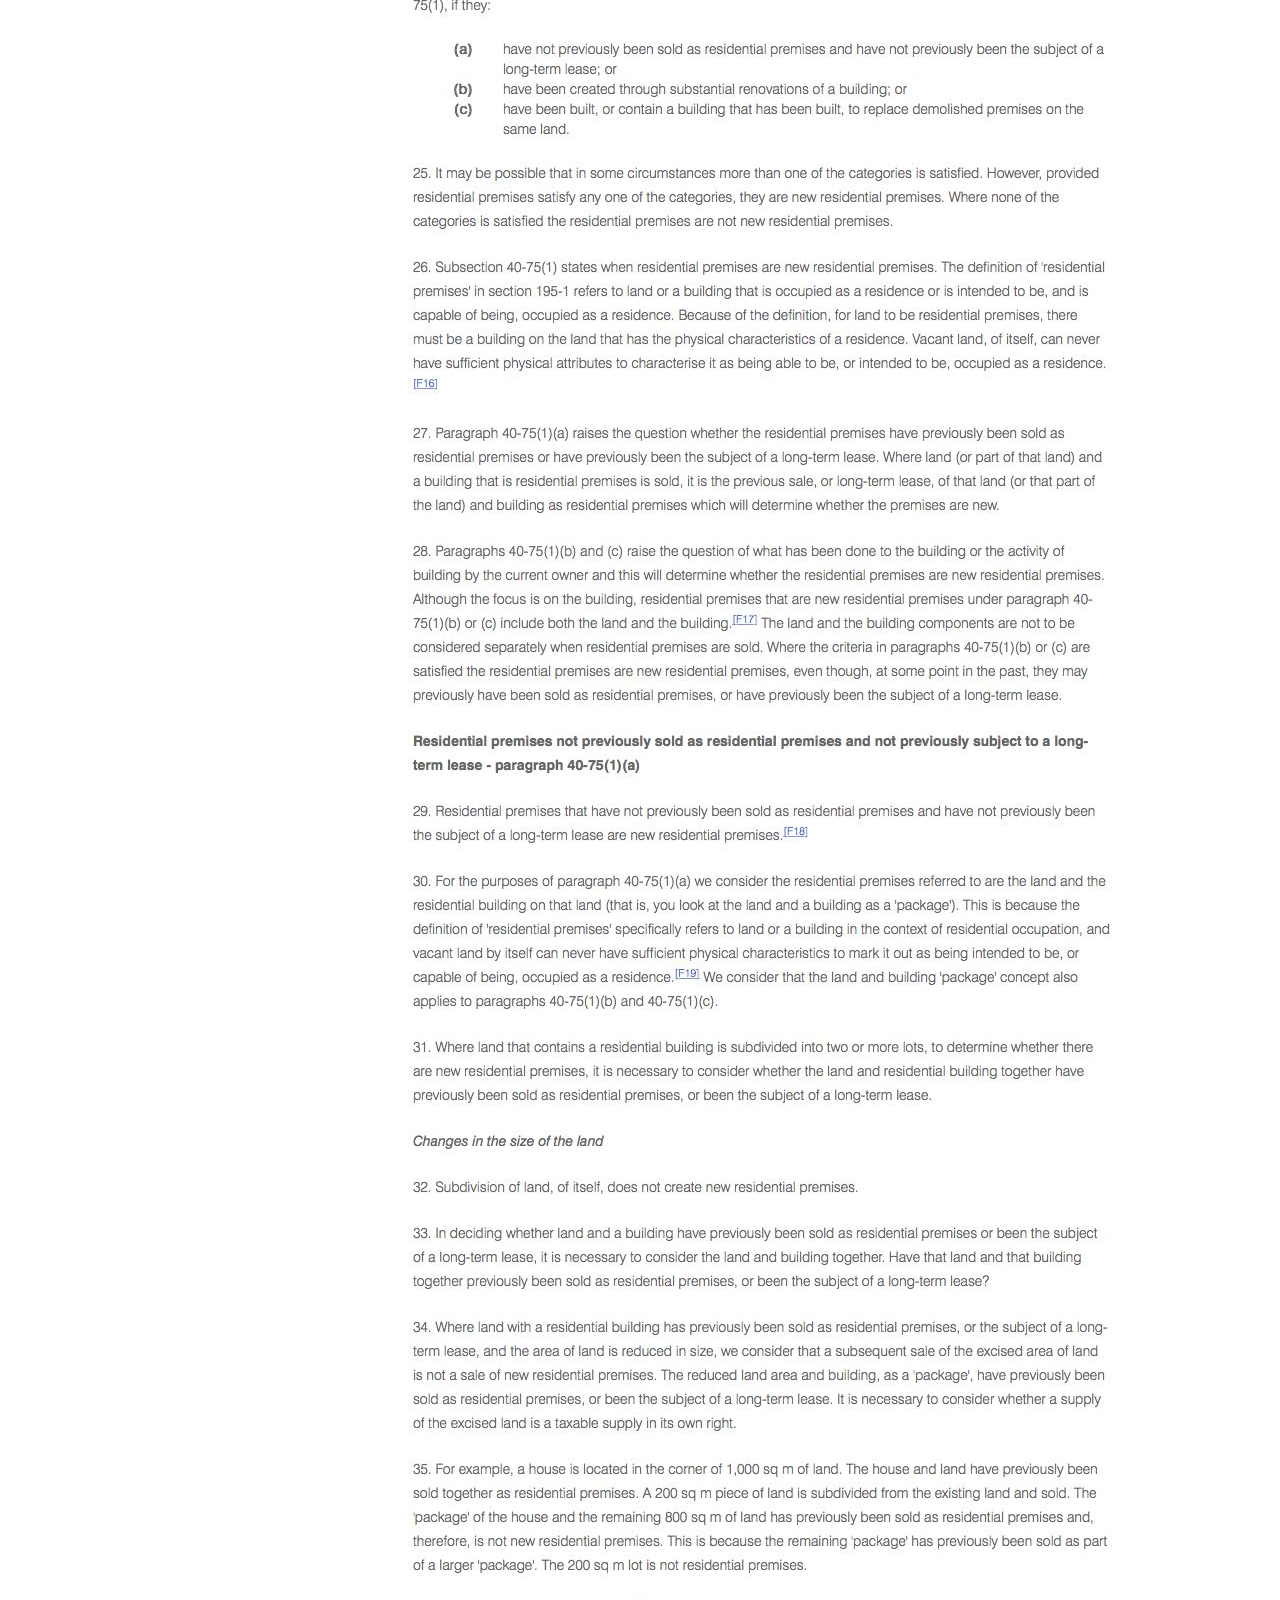
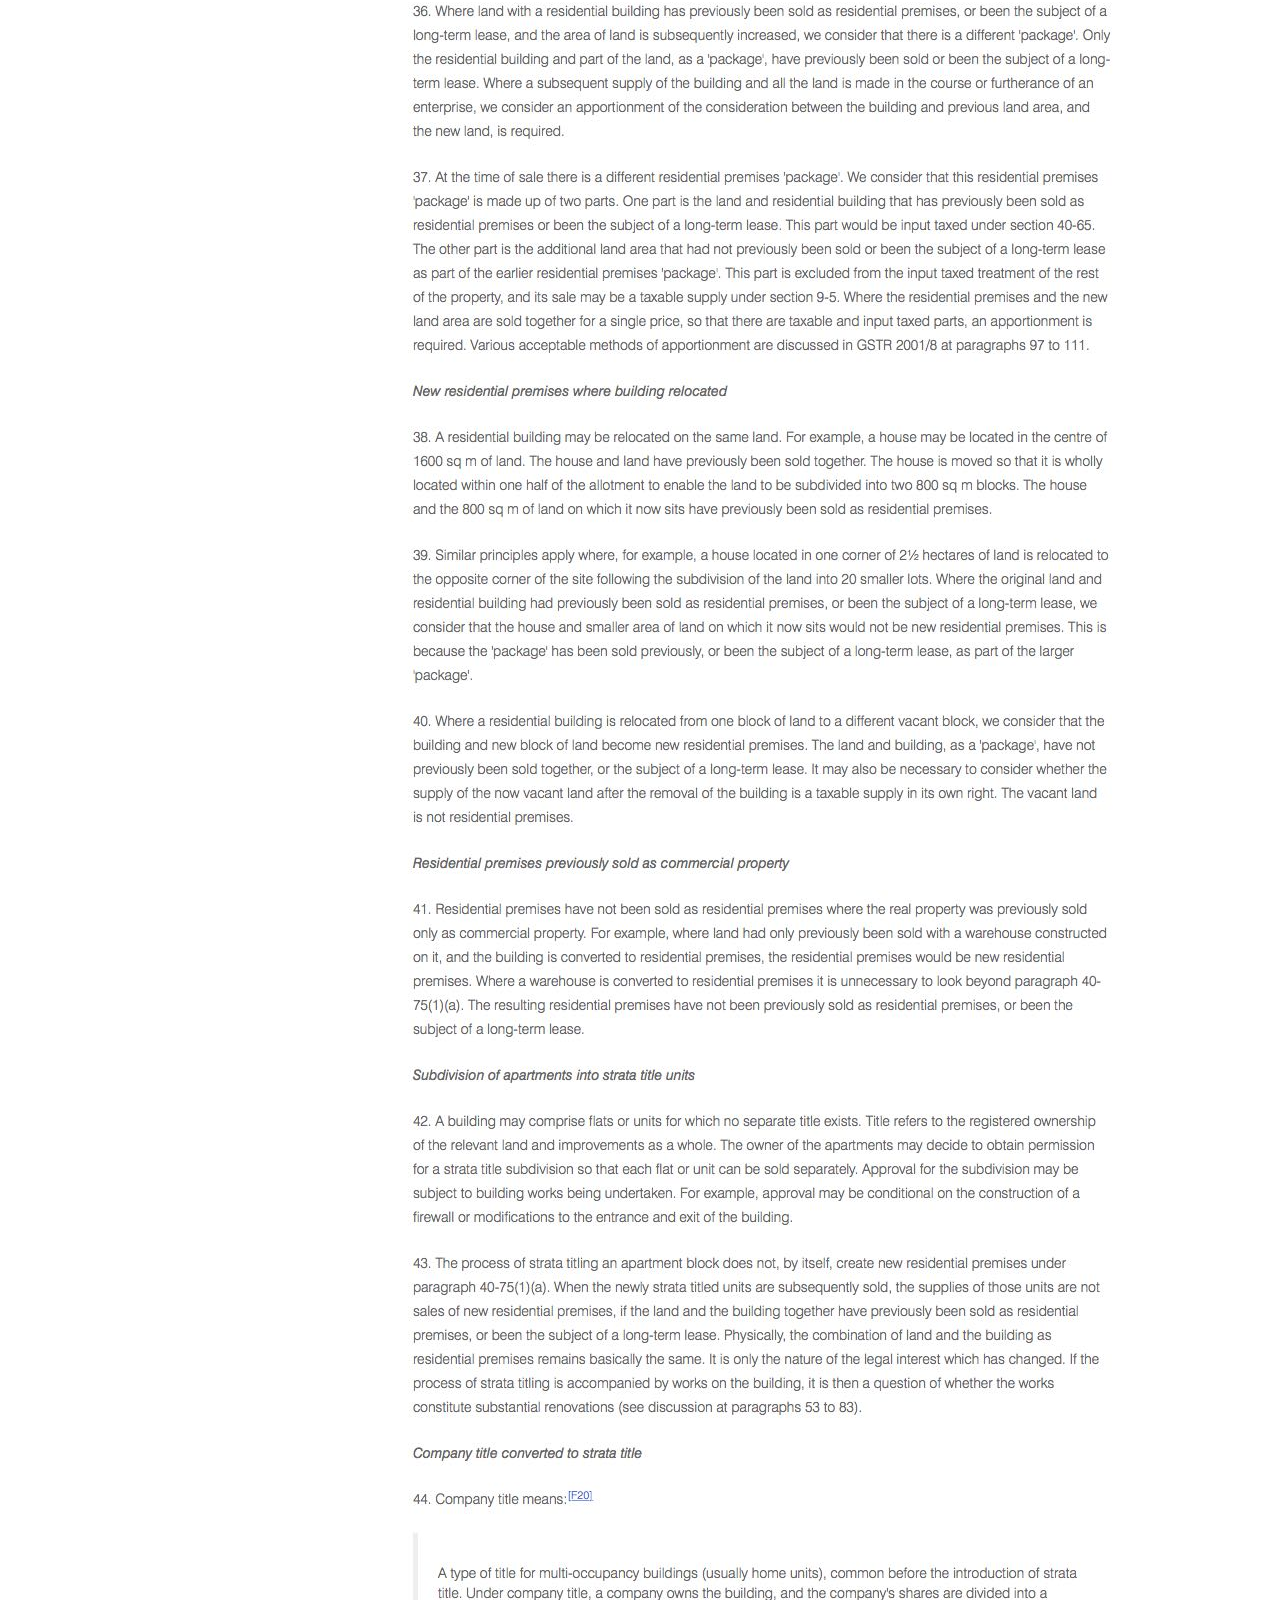
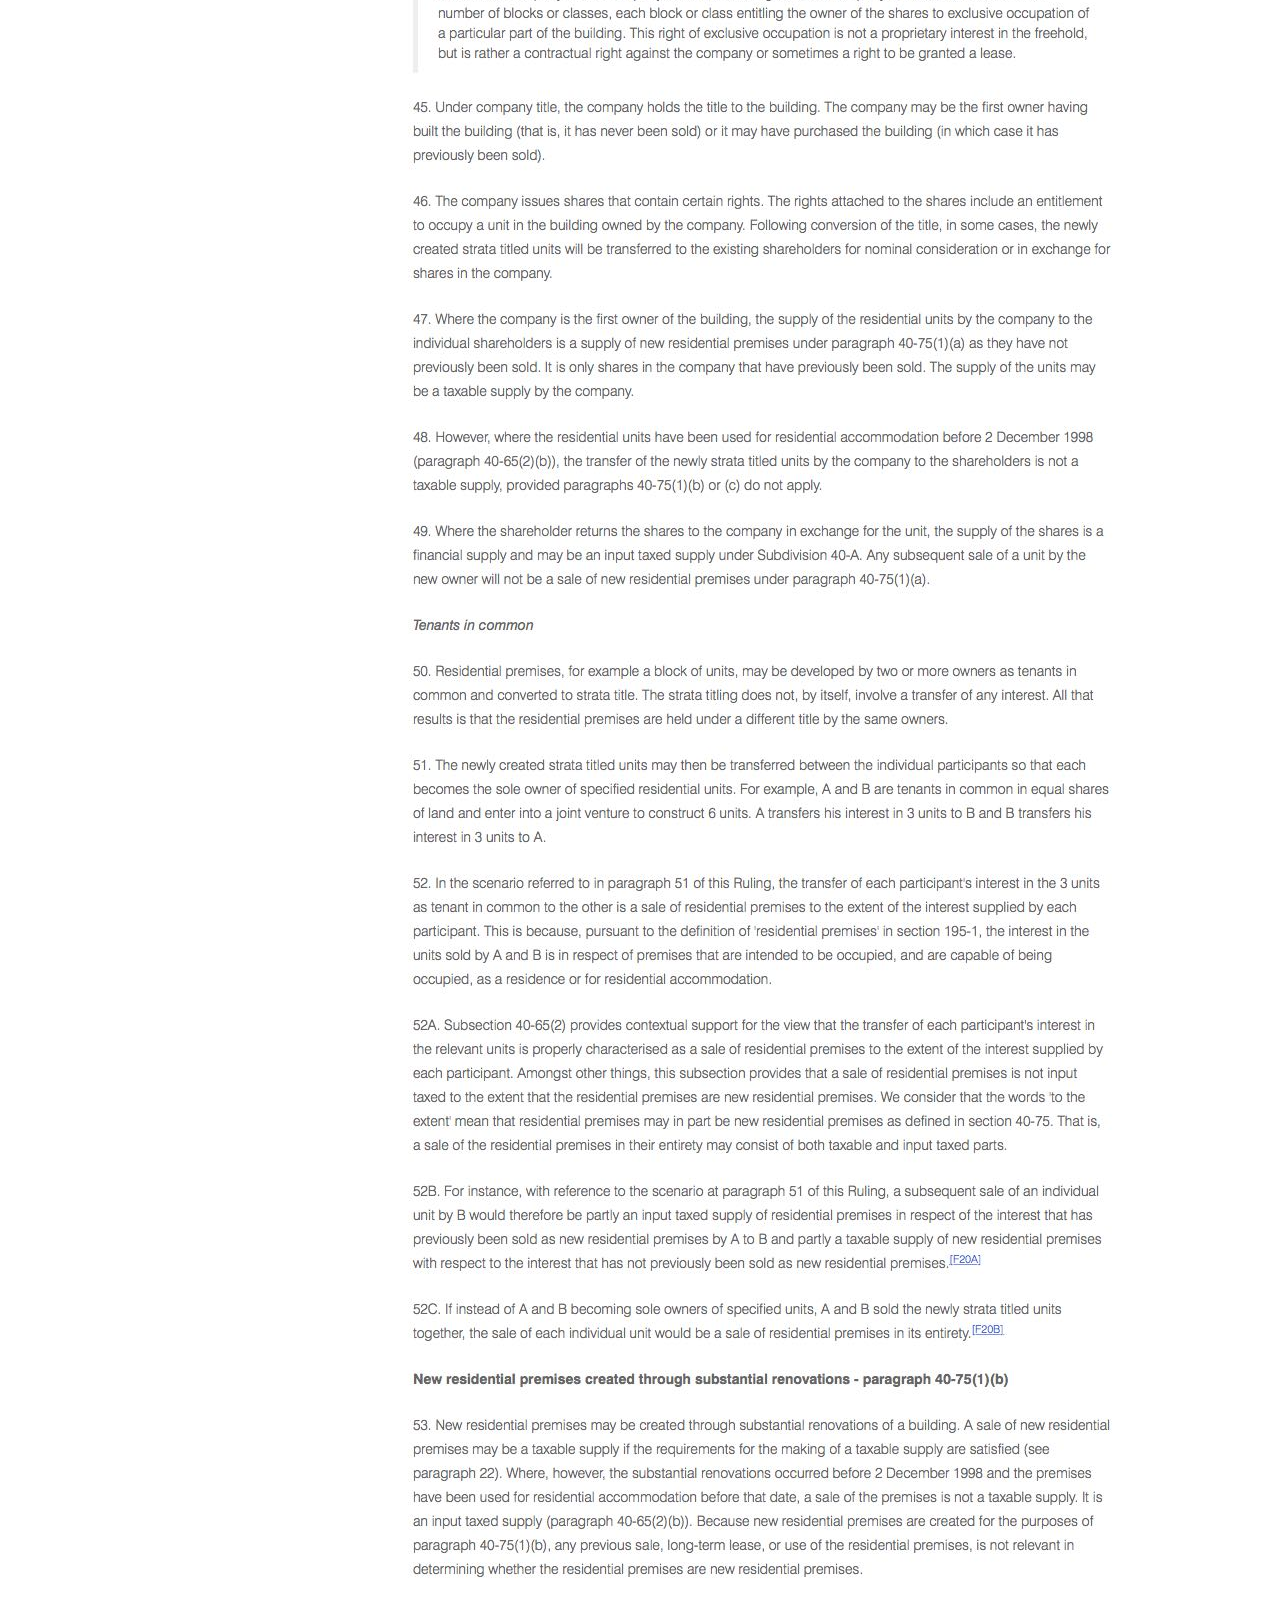
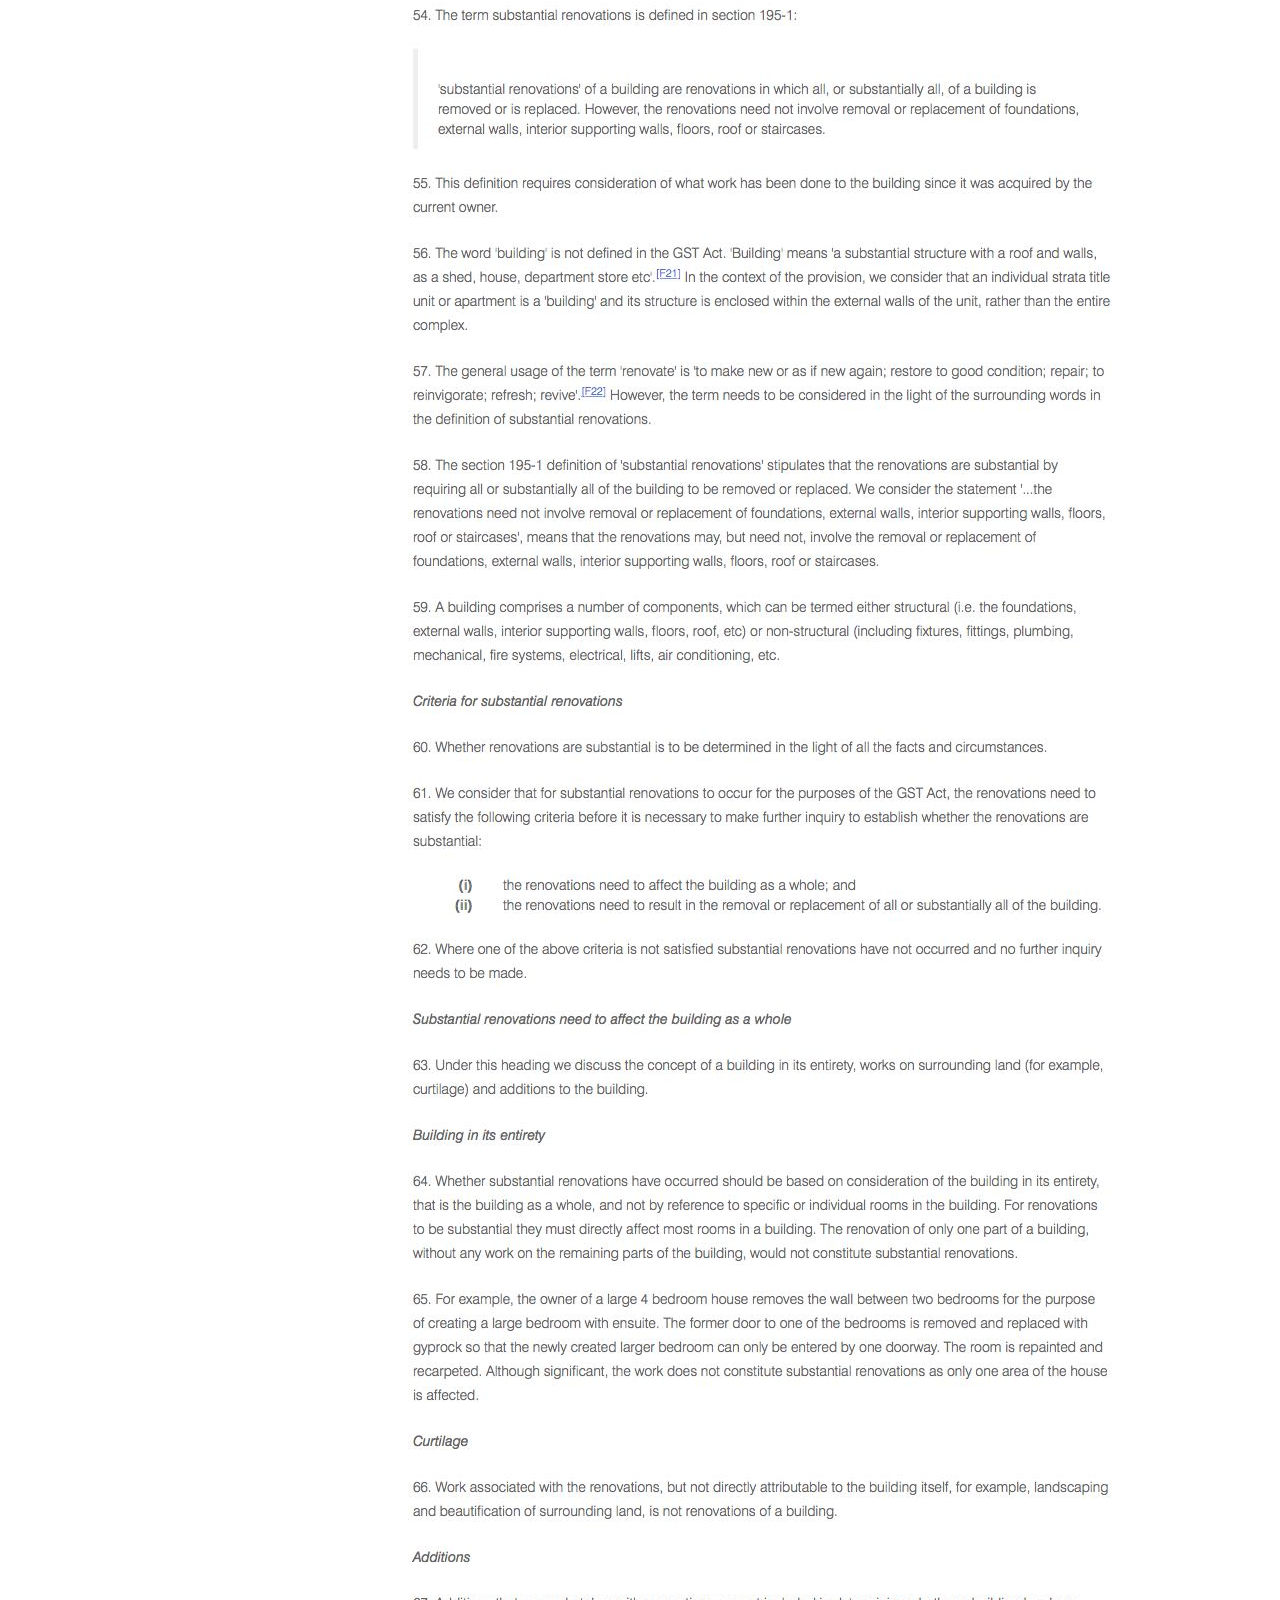
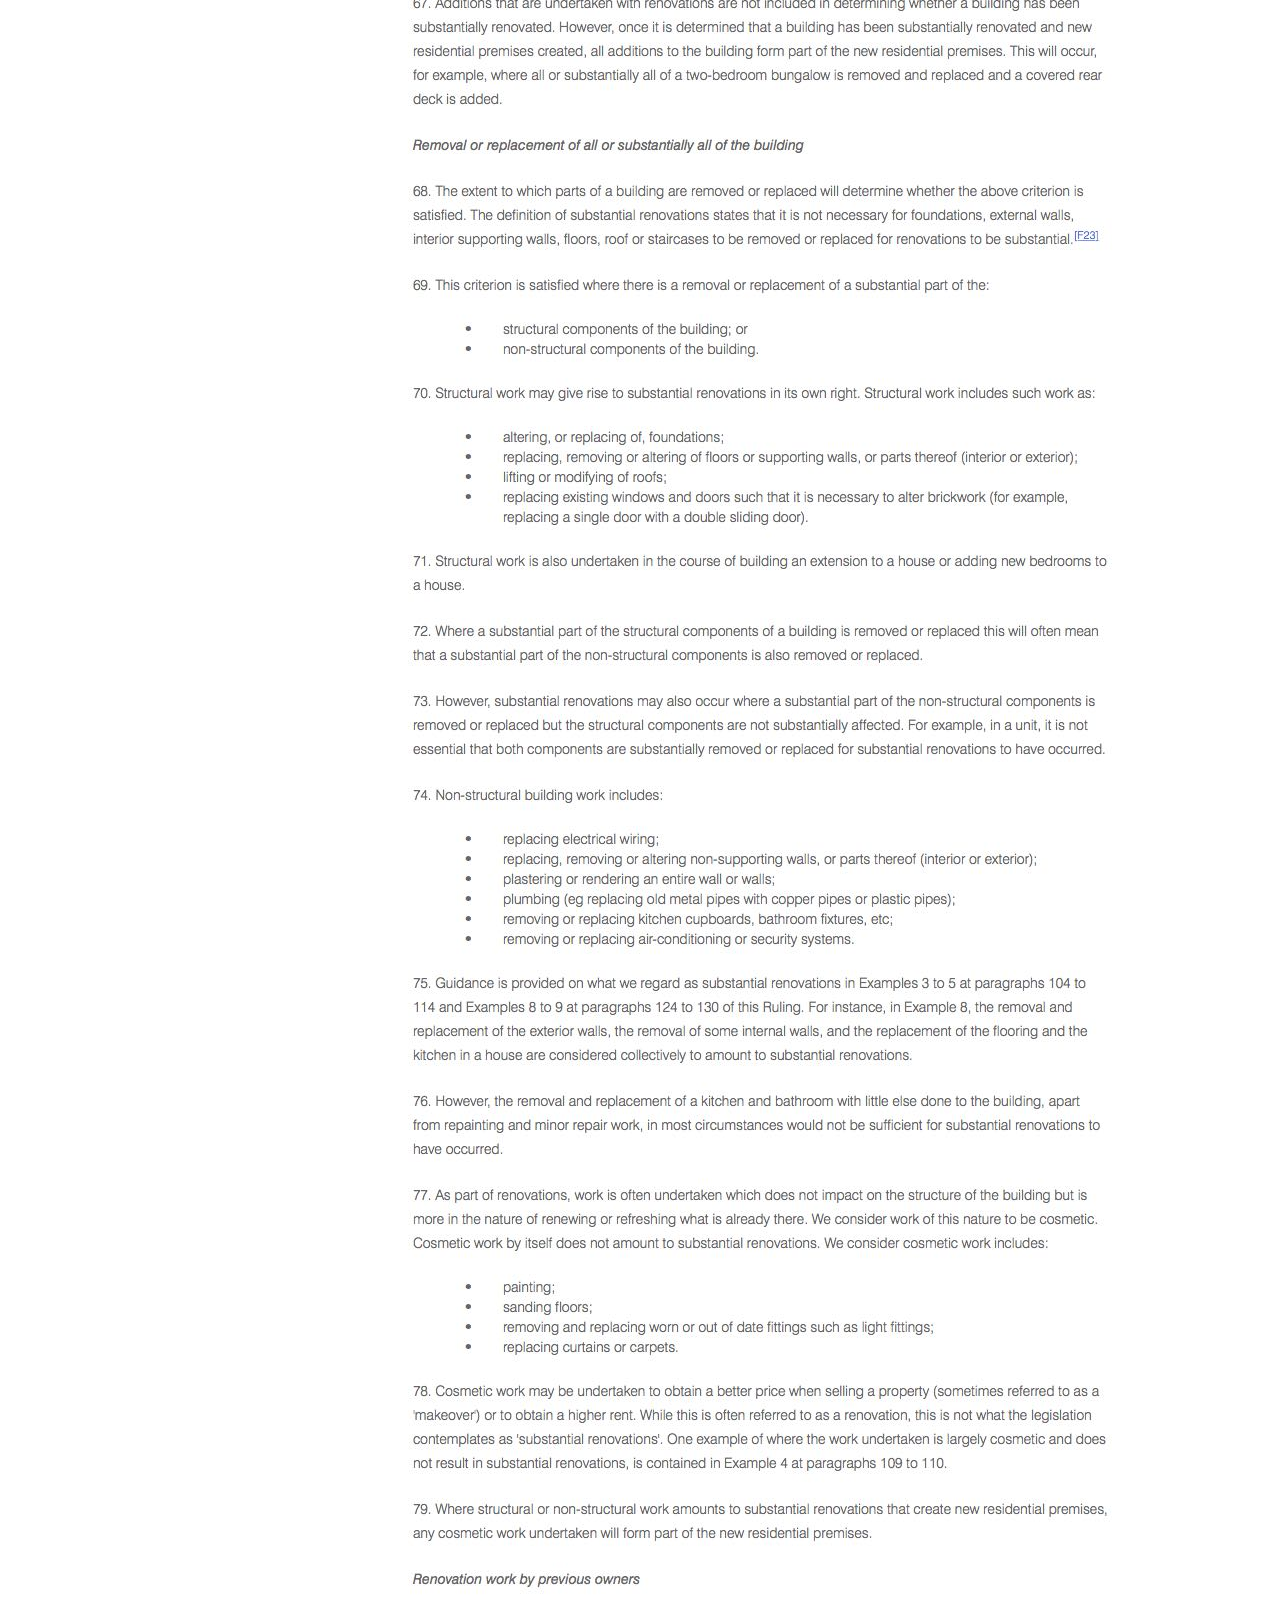
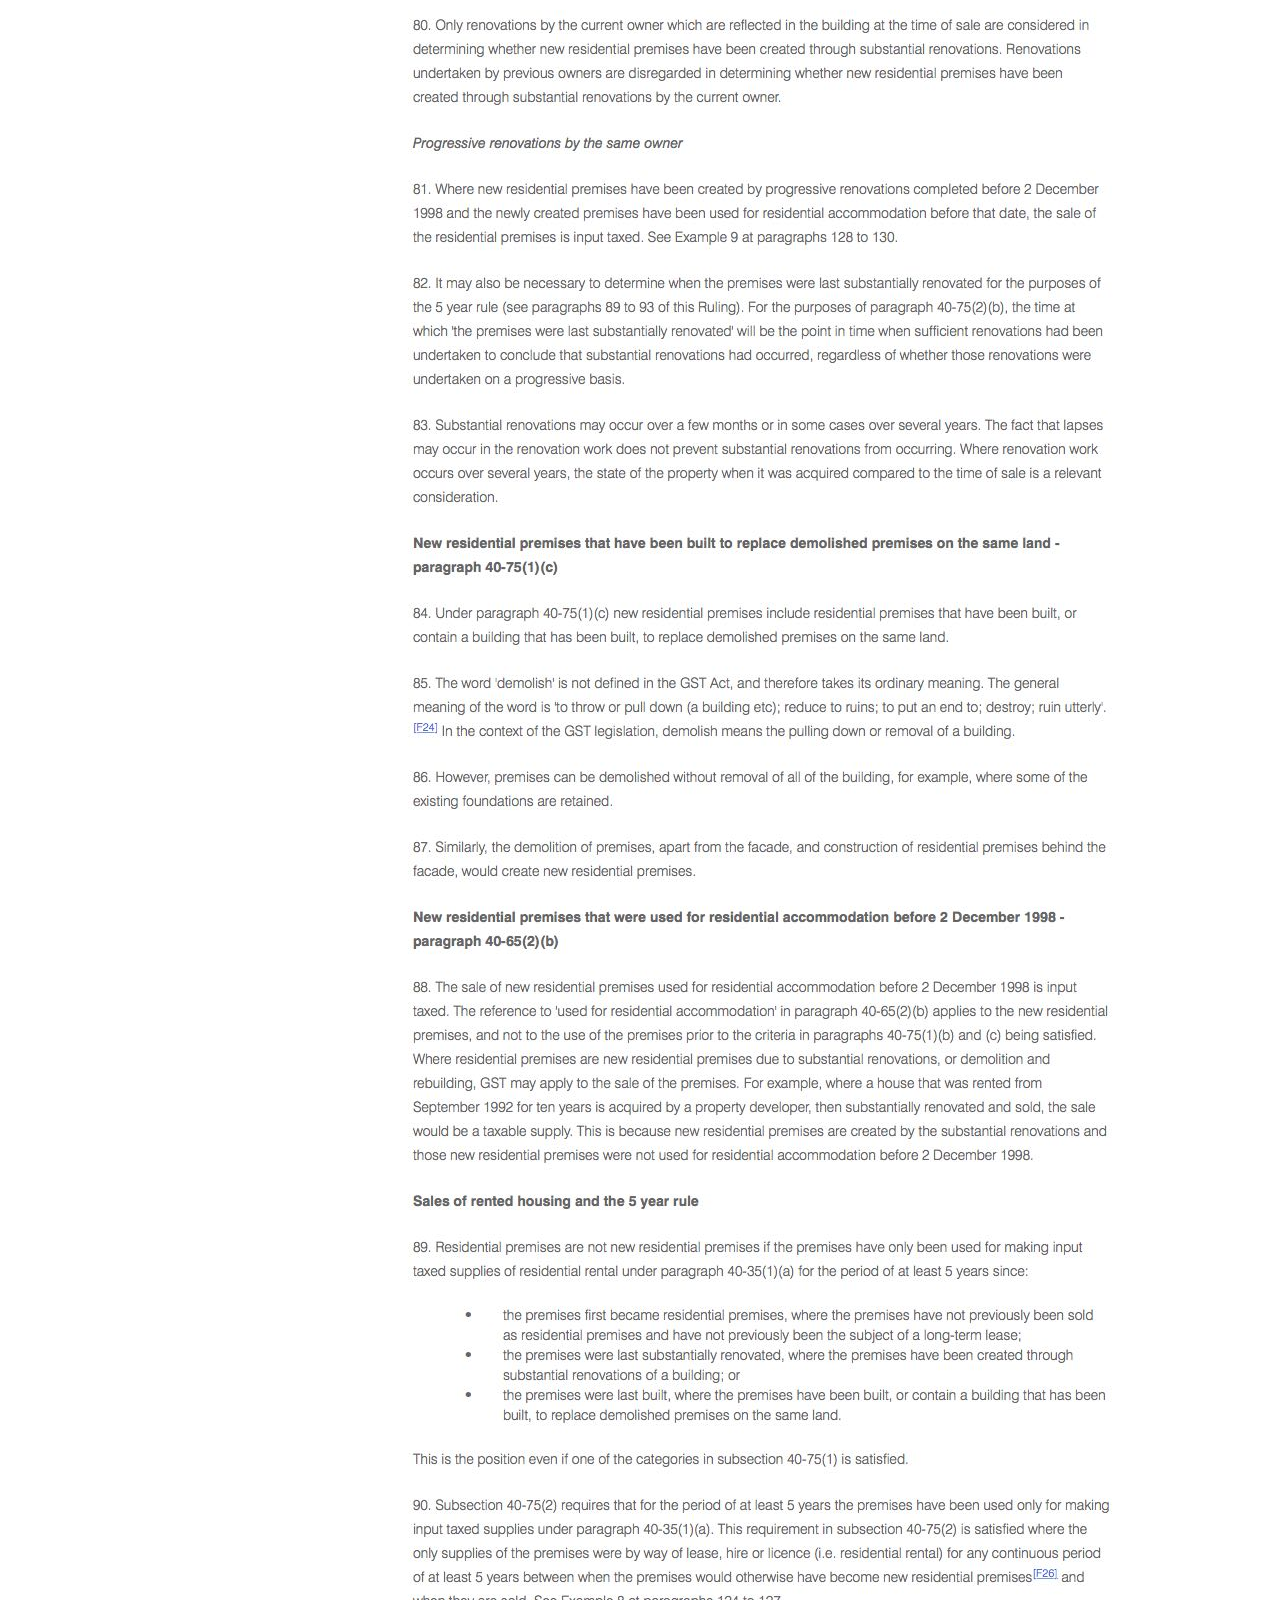
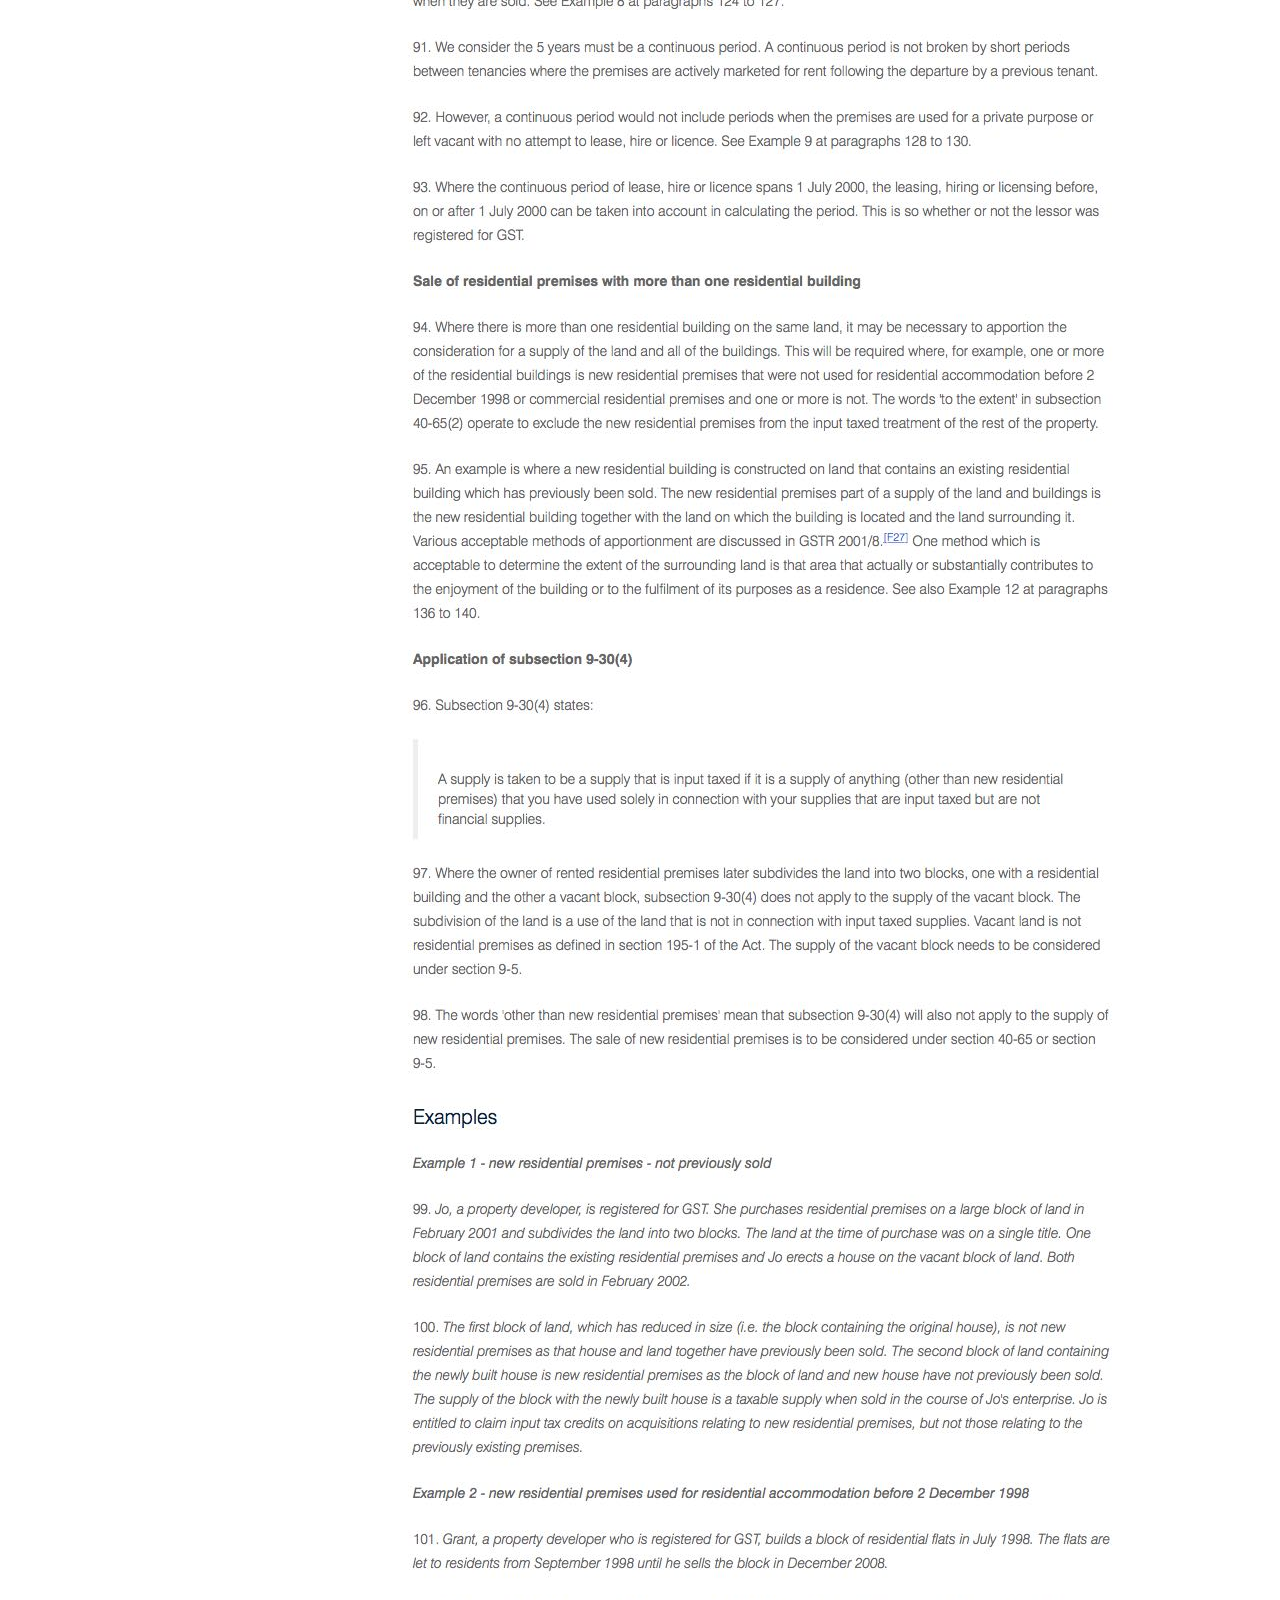
<file: gst_ruling_-_2003_3.html>
﻿<!DOCTYPE html>
<html>
  <head>
    <title>GST Ruling - 2003/3</title>
    <meta http-equiv="X-UA-Compatible" content="IE=edge"/>
    <meta http-equiv="content-type" content="text/html; charset=utf-8"/>
    <meta name="apple-mobile-web-app-capable" content="yes"/>
    <link href="resources/css/jquery-ui-themes.css" type="text/css" rel="stylesheet"/>
    <link href="resources/css/axure_rp_page.css" type="text/css" rel="stylesheet"/>
    <link href="data/styles.css" type="text/css" rel="stylesheet"/>
    <link href="files/gst_ruling_-_2003_3/styles.css" type="text/css" rel="stylesheet"/>
    <script src="resources/scripts/jquery-1.7.1.min.js"></script>
    <script src="resources/scripts/jquery-ui-1.8.10.custom.min.js"></script>
    <script src="resources/scripts/axure/axQuery.js"></script>
    <script src="resources/scripts/axure/globals.js"></script>
    <script src="resources/scripts/axutils.js"></script>
    <script src="resources/scripts/axure/annotation.js"></script>
    <script src="resources/scripts/axure/axQuery.std.js"></script>
    <script src="resources/scripts/axure/doc.js"></script>
    <script src="data/document.js"></script>
    <script src="resources/scripts/messagecenter.js"></script>
    <script src="resources/scripts/axure/events.js"></script>
    <script src="resources/scripts/axure/action.js"></script>
    <script src="resources/scripts/axure/expr.js"></script>
    <script src="resources/scripts/axure/geometry.js"></script>
    <script src="resources/scripts/axure/flyout.js"></script>
    <script src="resources/scripts/axure/ie.js"></script>
    <script src="resources/scripts/axure/model.js"></script>
    <script src="resources/scripts/axure/repeater.js"></script>
    <script src="resources/scripts/axure/sto.js"></script>
    <script src="resources/scripts/axure/utils.temp.js"></script>
    <script src="resources/scripts/axure/variables.js"></script>
    <script src="resources/scripts/axure/drag.js"></script>
    <script src="resources/scripts/axure/move.js"></script>
    <script src="resources/scripts/axure/visibility.js"></script>
    <script src="resources/scripts/axure/style.js"></script>
    <script src="resources/scripts/axure/adaptive.js"></script>
    <script src="resources/scripts/axure/tree.js"></script>
    <script src="resources/scripts/axure/init.temp.js"></script>
    <script src="files/gst_ruling_-_2003_3/data.js"></script>
    <script src="resources/scripts/axure/legacy.js"></script>
    <script src="resources/scripts/axure/viewer.js"></script>
    <script type="text/javascript">
      $axure.utils.getTransparentGifPath = function() { return 'resources/images/transparent.gif'; };
      $axure.utils.getOtherPath = function() { return 'resources/Other.html'; };
      $axure.utils.getReloadPath = function() { return 'resources/reload.html'; };
    </script>
  </head>
  <body>
    <div id="base" class="">

      <!-- Unnamed (Image) -->
      <div id="u0" class="ax_image">
        <img id="u0_img" class="img " src="images/gst_ruling_-_2003_3/u0.jpg"/>
        <!-- Unnamed () -->
        <div id="u1" class="text">
          <p><span></span></p>
        </div>
      </div>
    </div>
  </body>
</html>
</file>
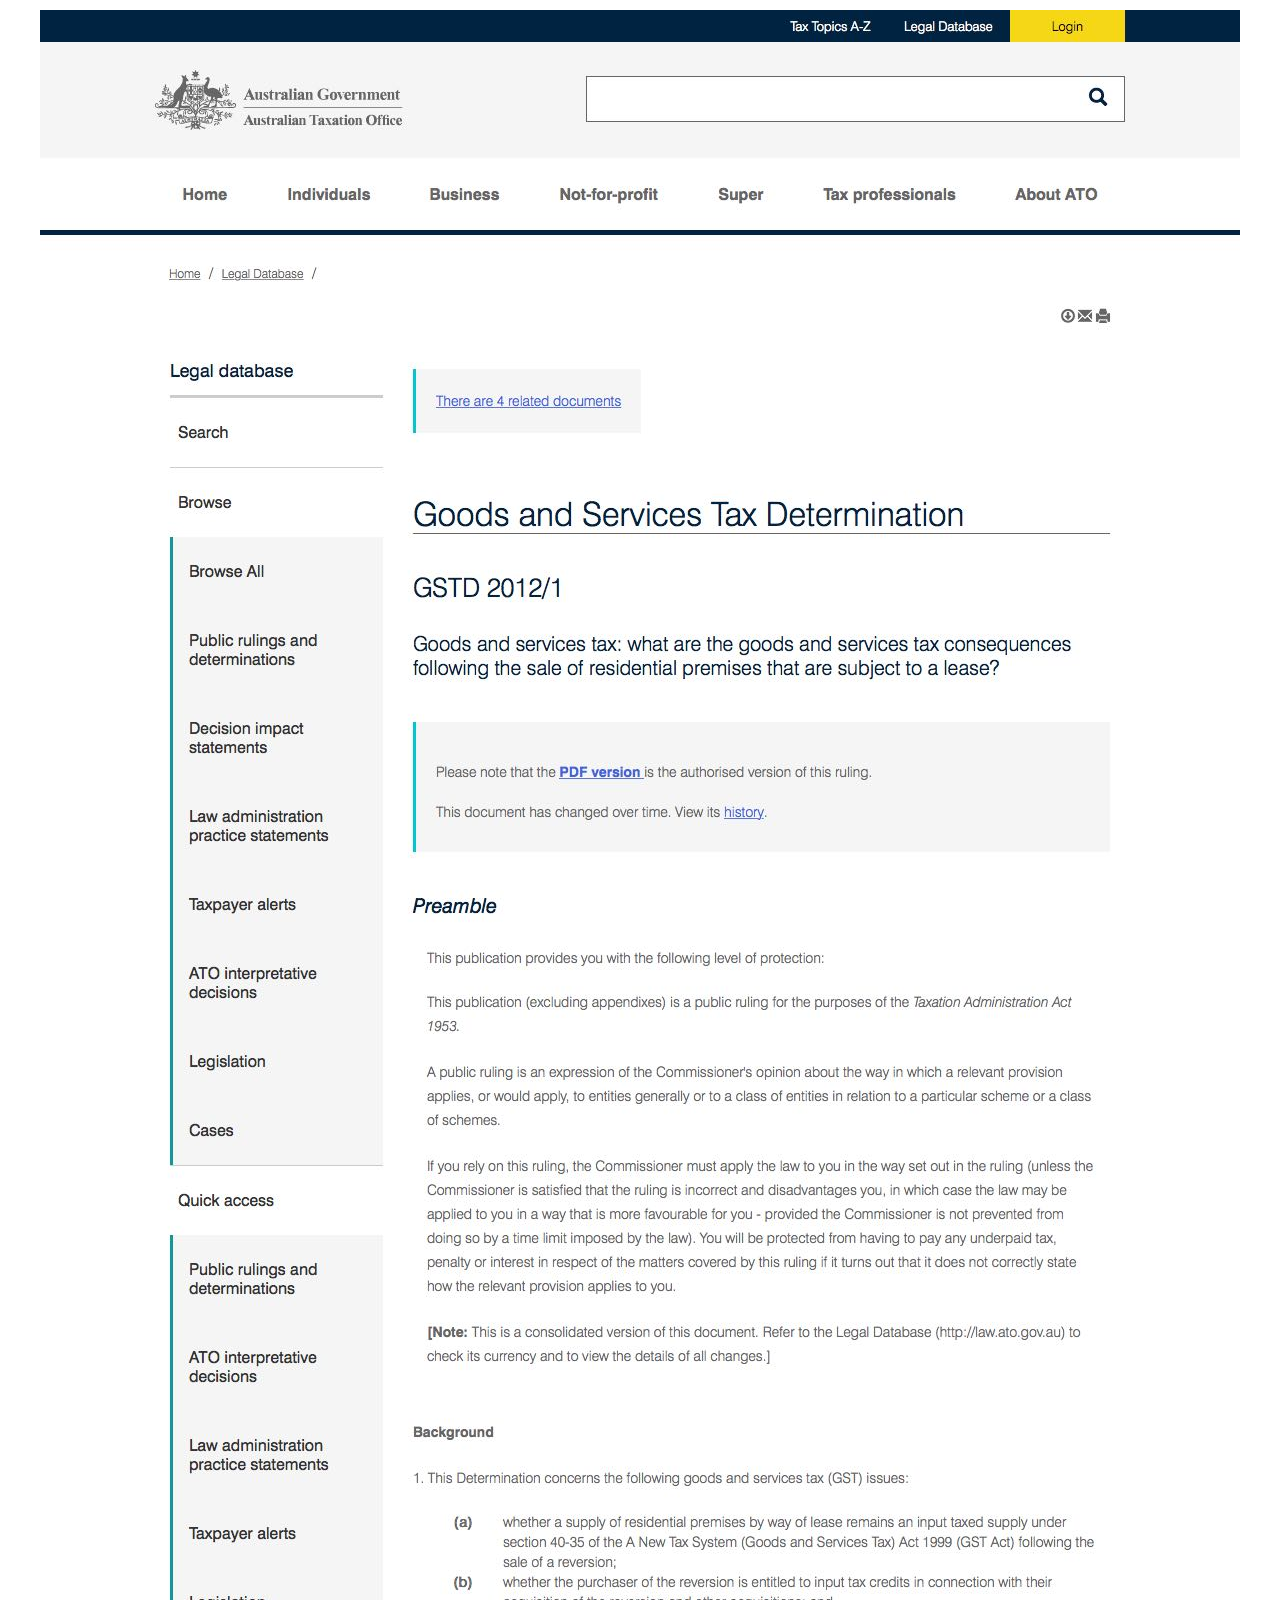
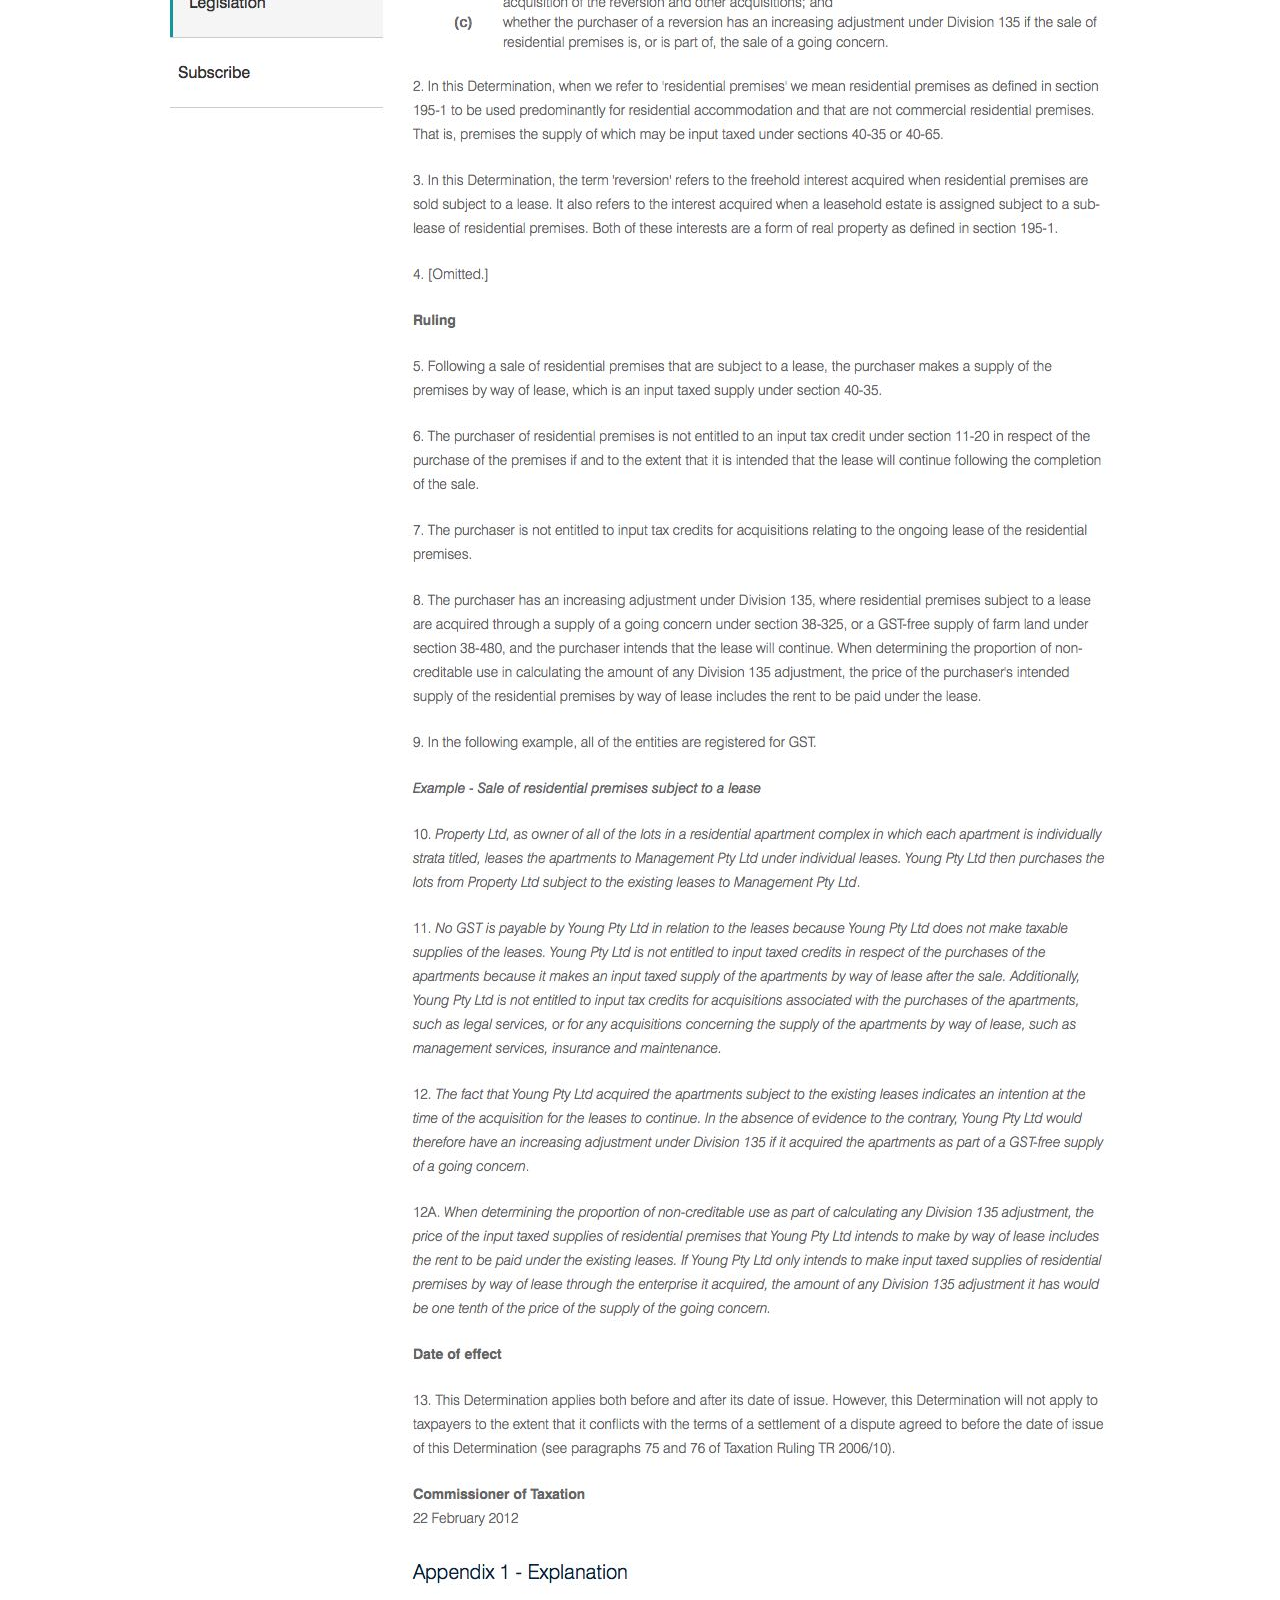
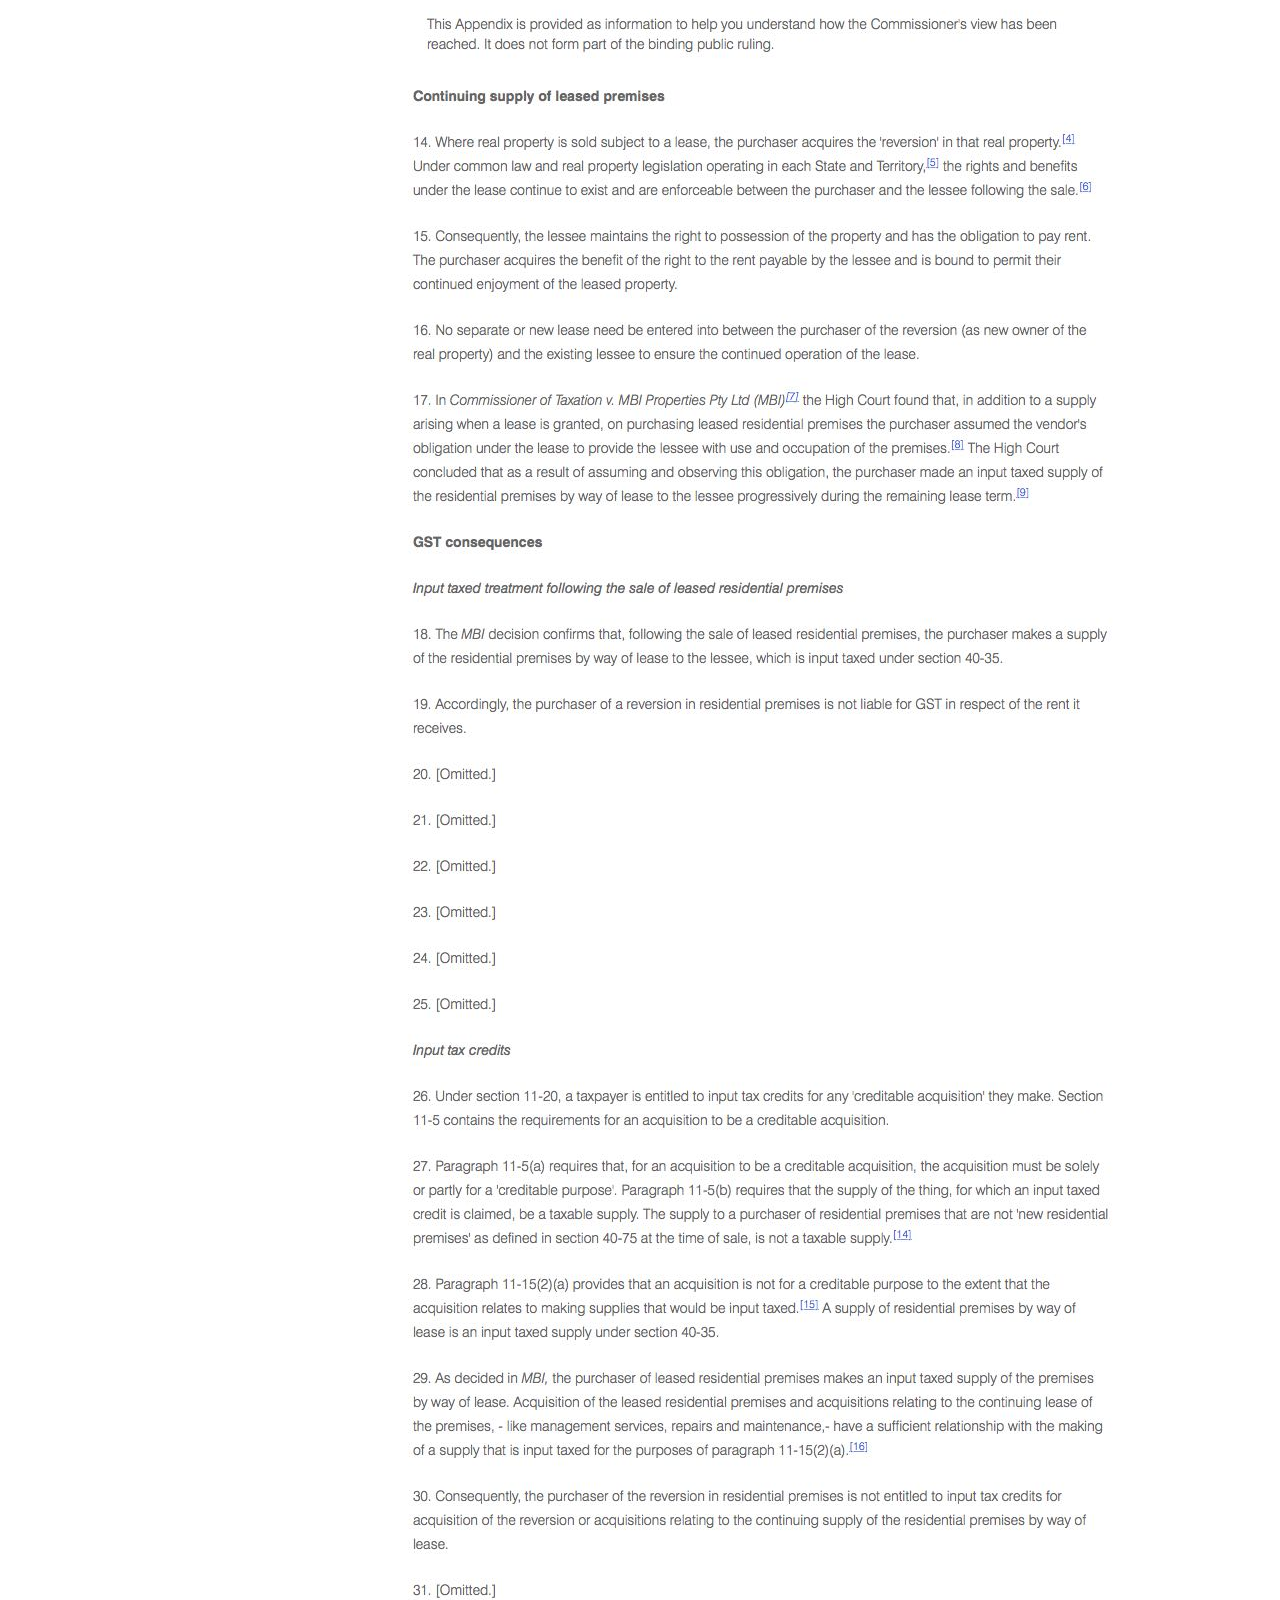
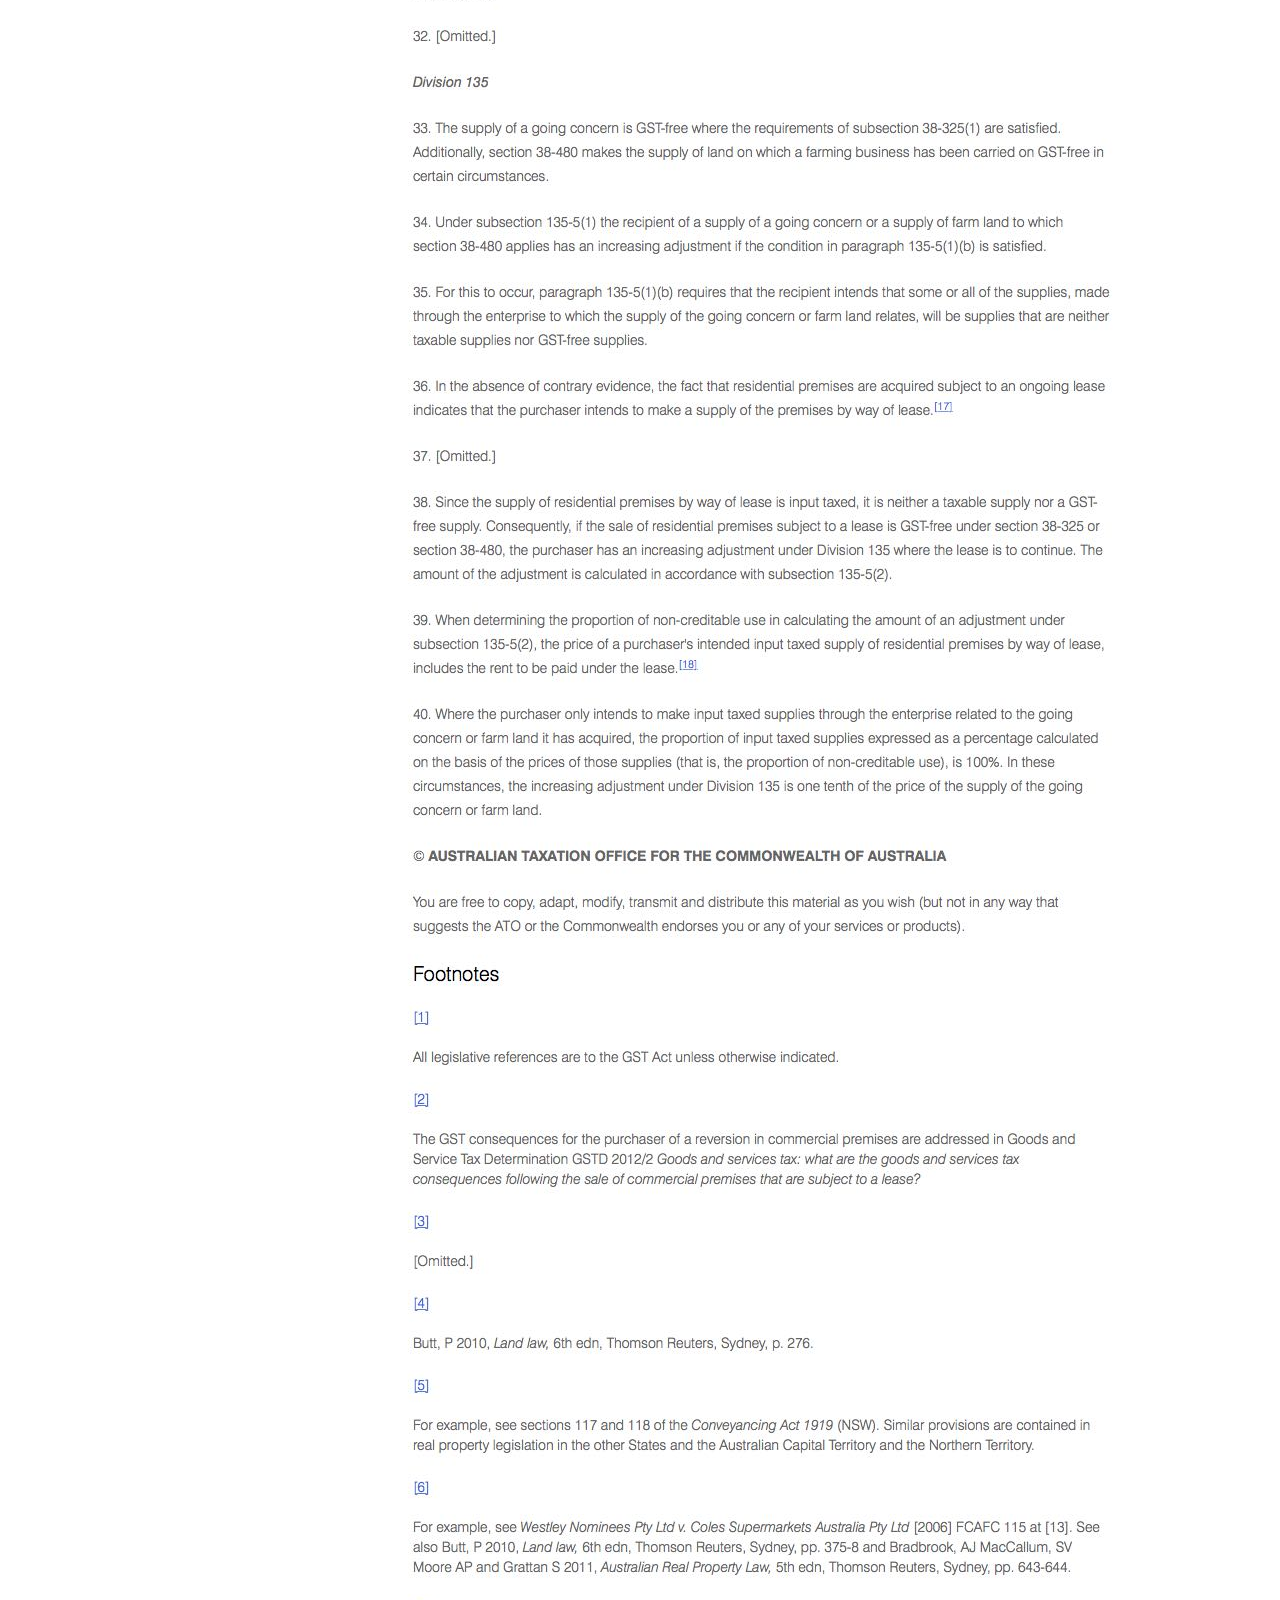
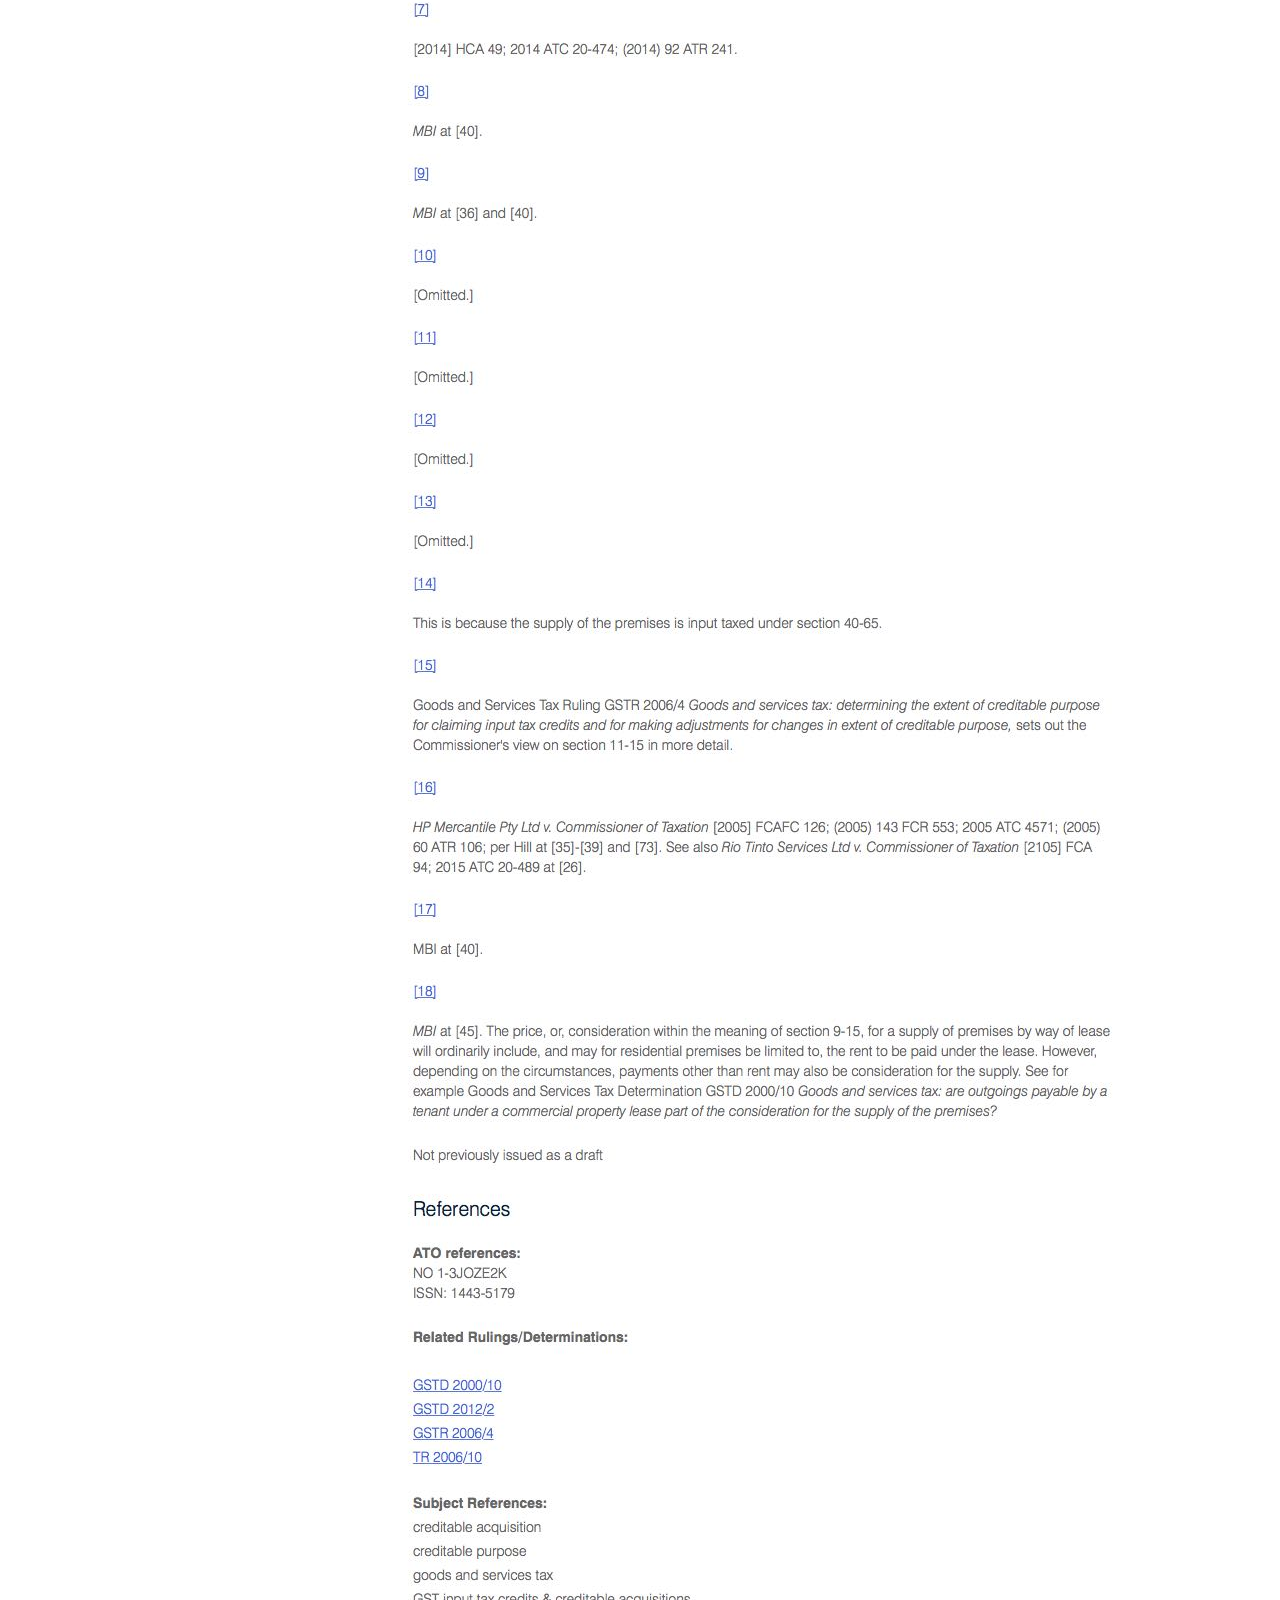
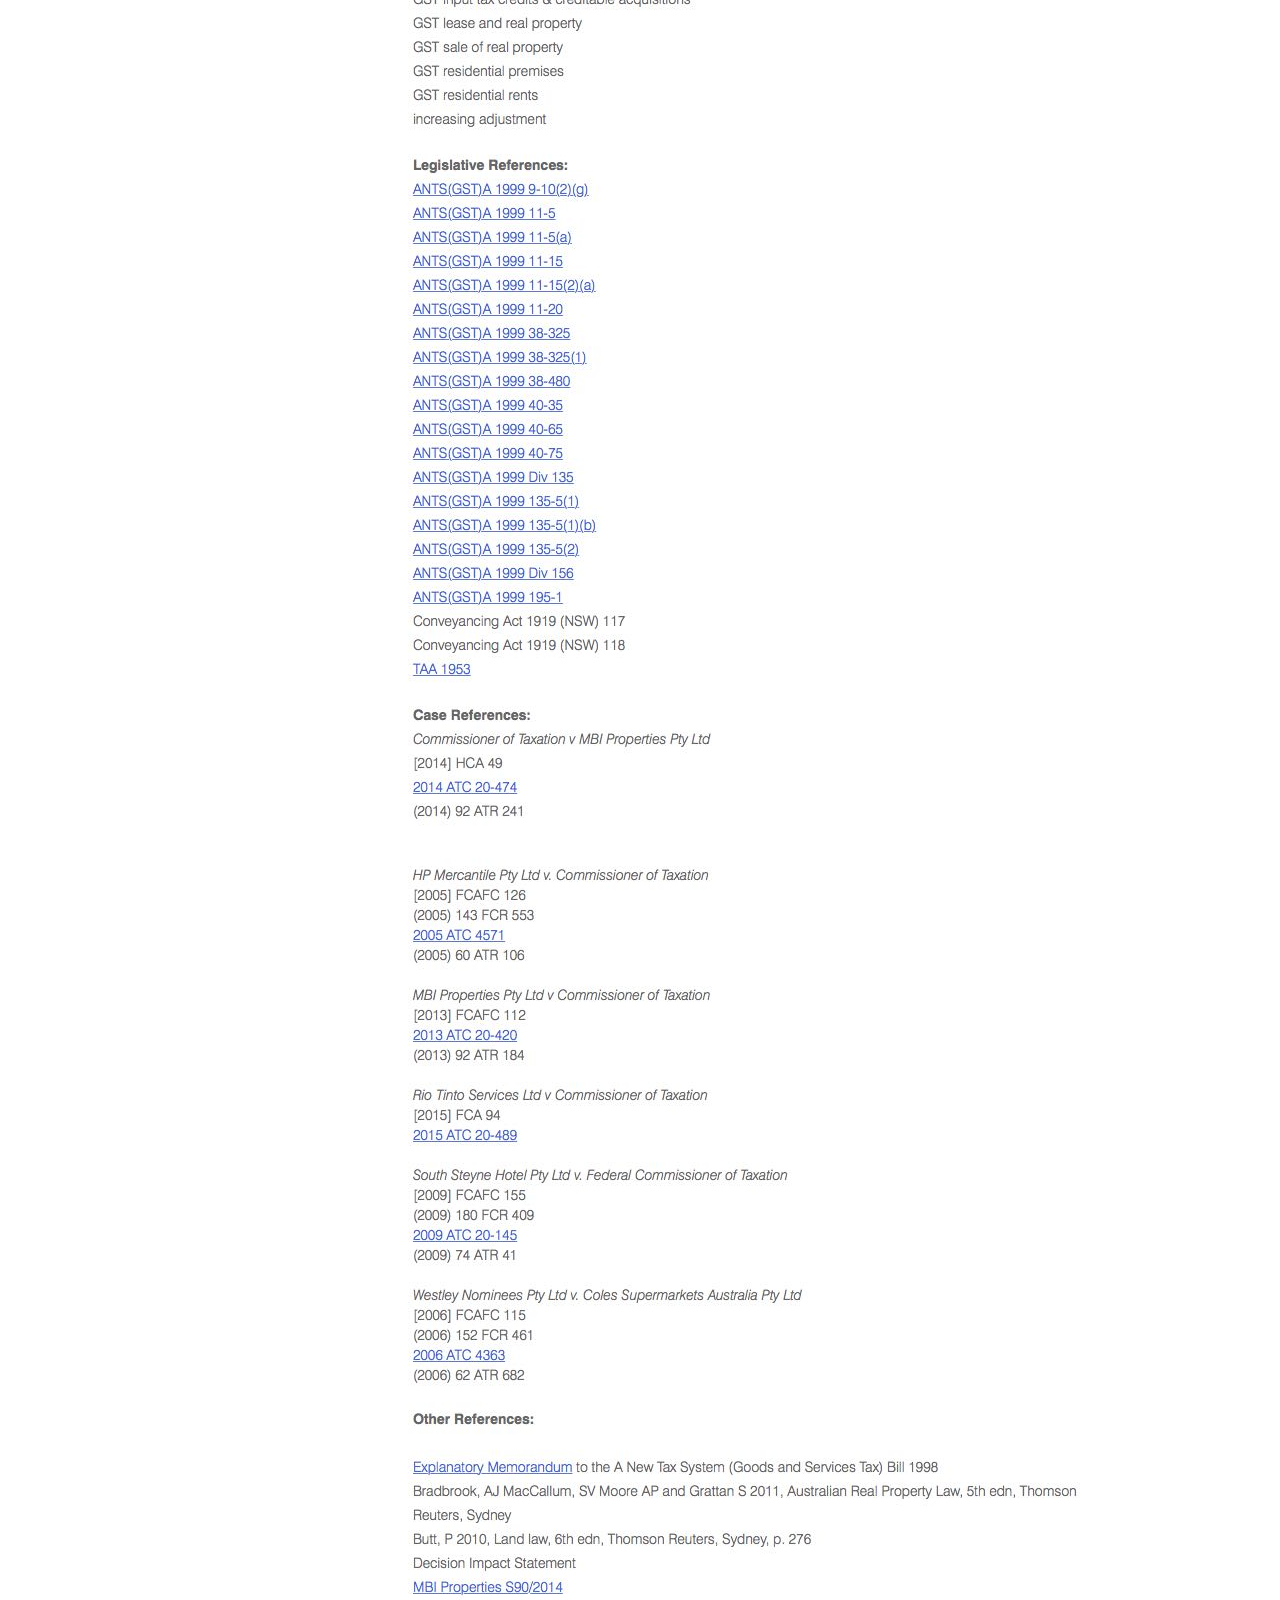
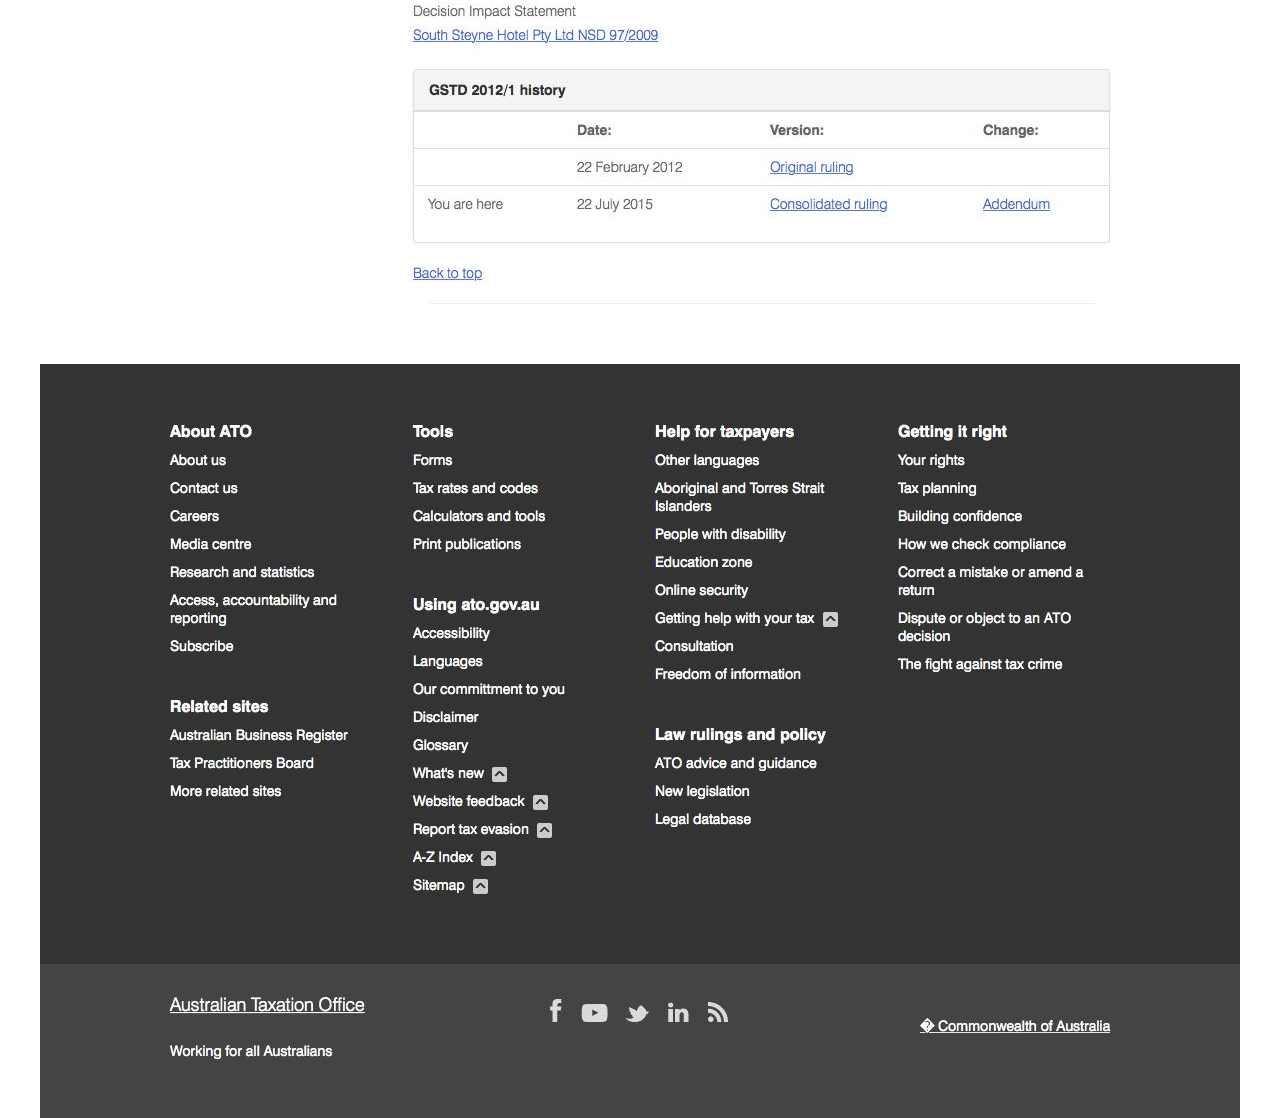
<file: gstd_2012_1.html>
﻿<!DOCTYPE html>
<html>
  <head>
    <title>GSTD 2012/1</title>
    <meta http-equiv="X-UA-Compatible" content="IE=edge"/>
    <meta http-equiv="content-type" content="text/html; charset=utf-8"/>
    <meta name="apple-mobile-web-app-capable" content="yes"/>
    <link href="resources/css/jquery-ui-themes.css" type="text/css" rel="stylesheet"/>
    <link href="resources/css/axure_rp_page.css" type="text/css" rel="stylesheet"/>
    <link href="data/styles.css" type="text/css" rel="stylesheet"/>
    <link href="files/gstd_2012_1/styles.css" type="text/css" rel="stylesheet"/>
    <script src="resources/scripts/jquery-1.7.1.min.js"></script>
    <script src="resources/scripts/jquery-ui-1.8.10.custom.min.js"></script>
    <script src="resources/scripts/axure/axQuery.js"></script>
    <script src="resources/scripts/axure/globals.js"></script>
    <script src="resources/scripts/axutils.js"></script>
    <script src="resources/scripts/axure/annotation.js"></script>
    <script src="resources/scripts/axure/axQuery.std.js"></script>
    <script src="resources/scripts/axure/doc.js"></script>
    <script src="data/document.js"></script>
    <script src="resources/scripts/messagecenter.js"></script>
    <script src="resources/scripts/axure/events.js"></script>
    <script src="resources/scripts/axure/action.js"></script>
    <script src="resources/scripts/axure/expr.js"></script>
    <script src="resources/scripts/axure/geometry.js"></script>
    <script src="resources/scripts/axure/flyout.js"></script>
    <script src="resources/scripts/axure/ie.js"></script>
    <script src="resources/scripts/axure/model.js"></script>
    <script src="resources/scripts/axure/repeater.js"></script>
    <script src="resources/scripts/axure/sto.js"></script>
    <script src="resources/scripts/axure/utils.temp.js"></script>
    <script src="resources/scripts/axure/variables.js"></script>
    <script src="resources/scripts/axure/drag.js"></script>
    <script src="resources/scripts/axure/move.js"></script>
    <script src="resources/scripts/axure/visibility.js"></script>
    <script src="resources/scripts/axure/style.js"></script>
    <script src="resources/scripts/axure/adaptive.js"></script>
    <script src="resources/scripts/axure/tree.js"></script>
    <script src="resources/scripts/axure/init.temp.js"></script>
    <script src="files/gstd_2012_1/data.js"></script>
    <script src="resources/scripts/axure/legacy.js"></script>
    <script src="resources/scripts/axure/viewer.js"></script>
    <script type="text/javascript">
      $axure.utils.getTransparentGifPath = function() { return 'resources/images/transparent.gif'; };
      $axure.utils.getOtherPath = function() { return 'resources/Other.html'; };
      $axure.utils.getReloadPath = function() { return 'resources/reload.html'; };
    </script>
  </head>
  <body>
    <div id="base" class="">

      <!-- Unnamed (Image) -->
      <div id="u0" class="ax_image">
        <img id="u0_img" class="img " src="images/gstd_2012_1/u0.jpg"/>
        <!-- Unnamed () -->
        <div id="u1" class="text">
          <p><span></span></p>
        </div>
      </div>
    </div>
  </body>
</html>
</file>
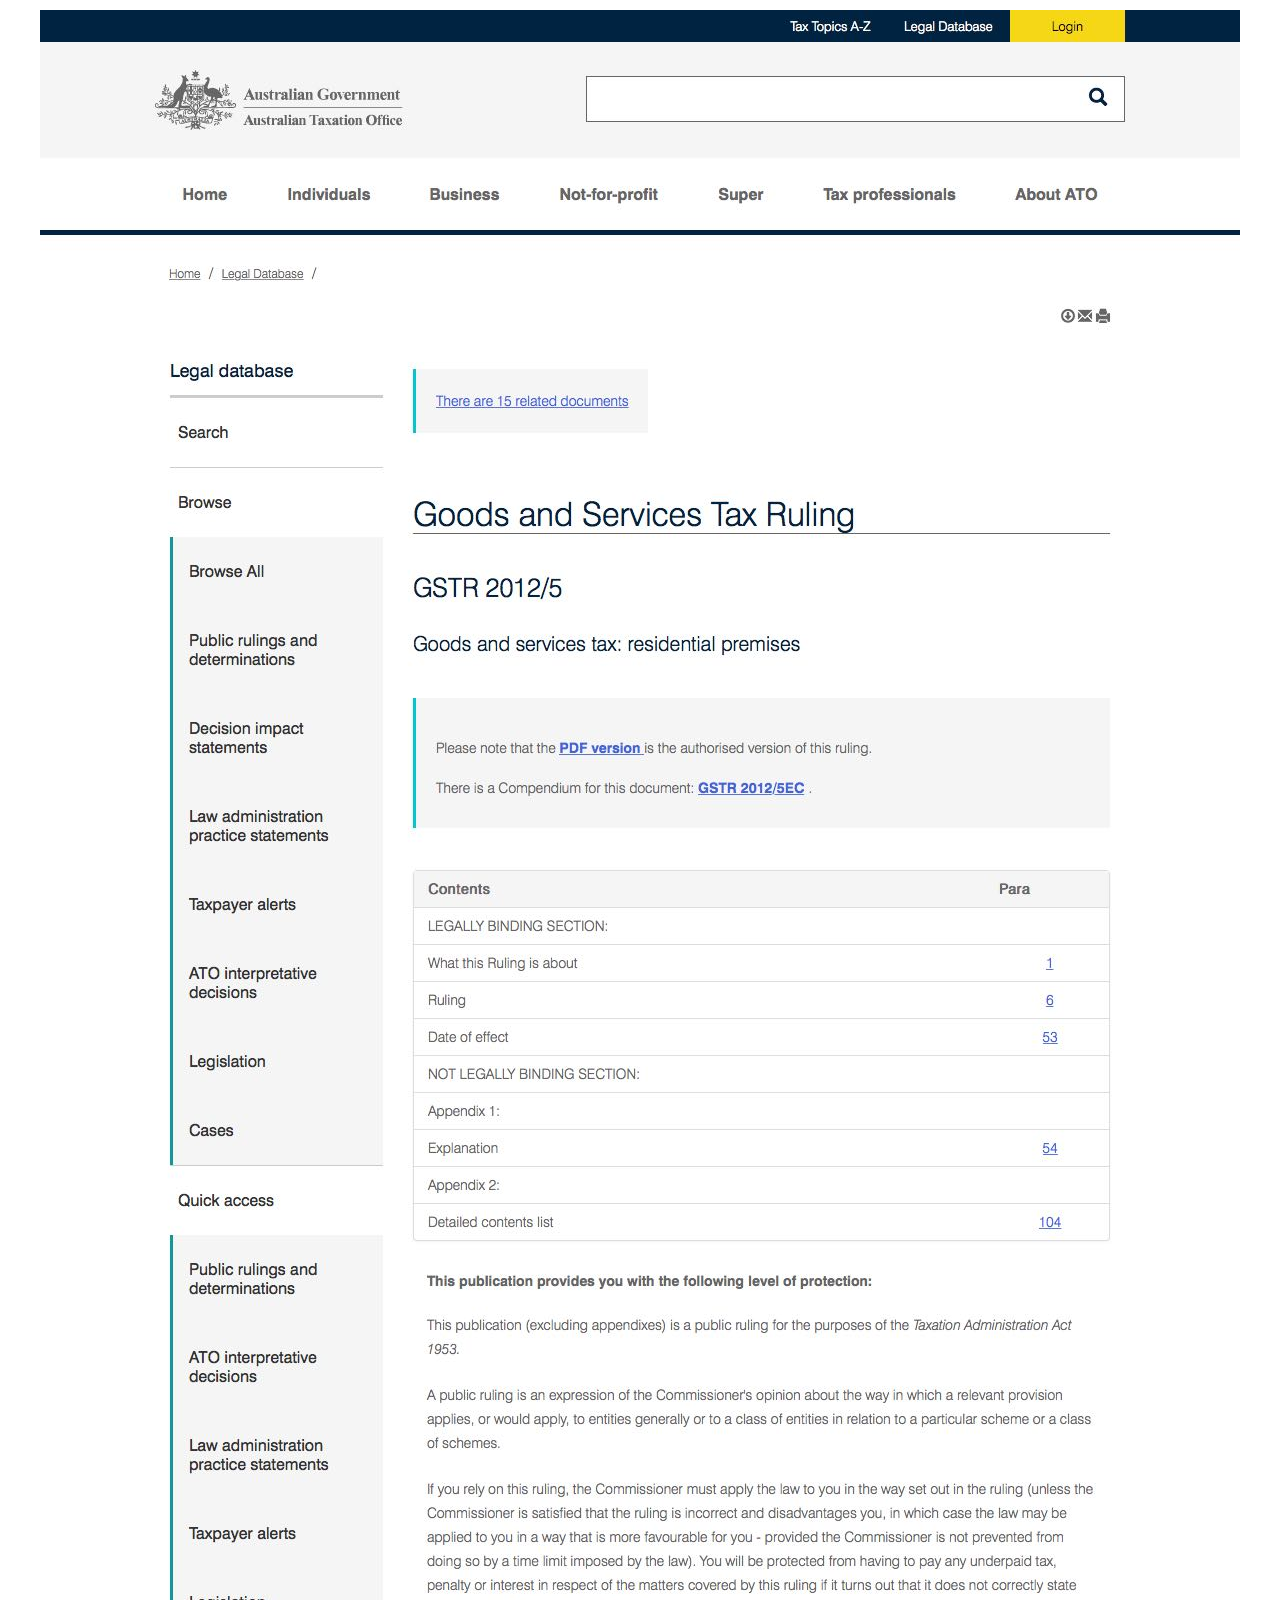
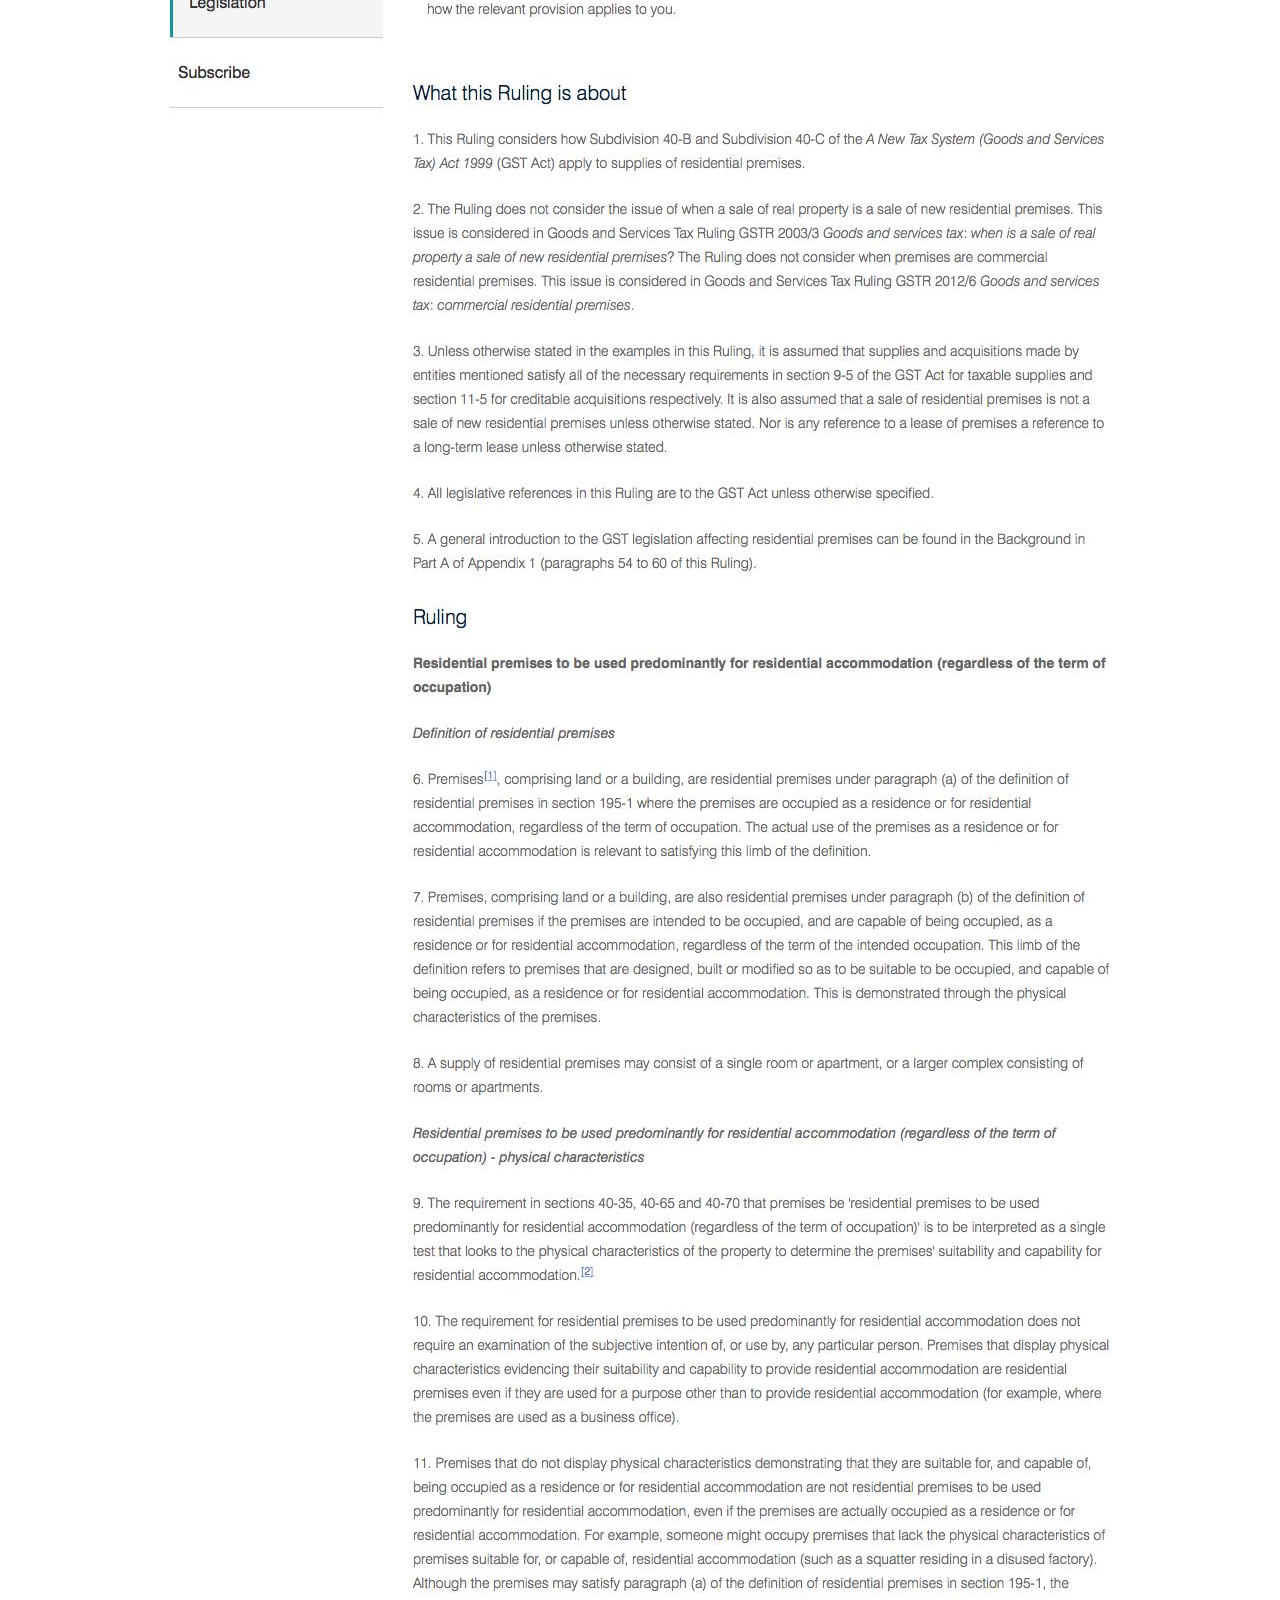
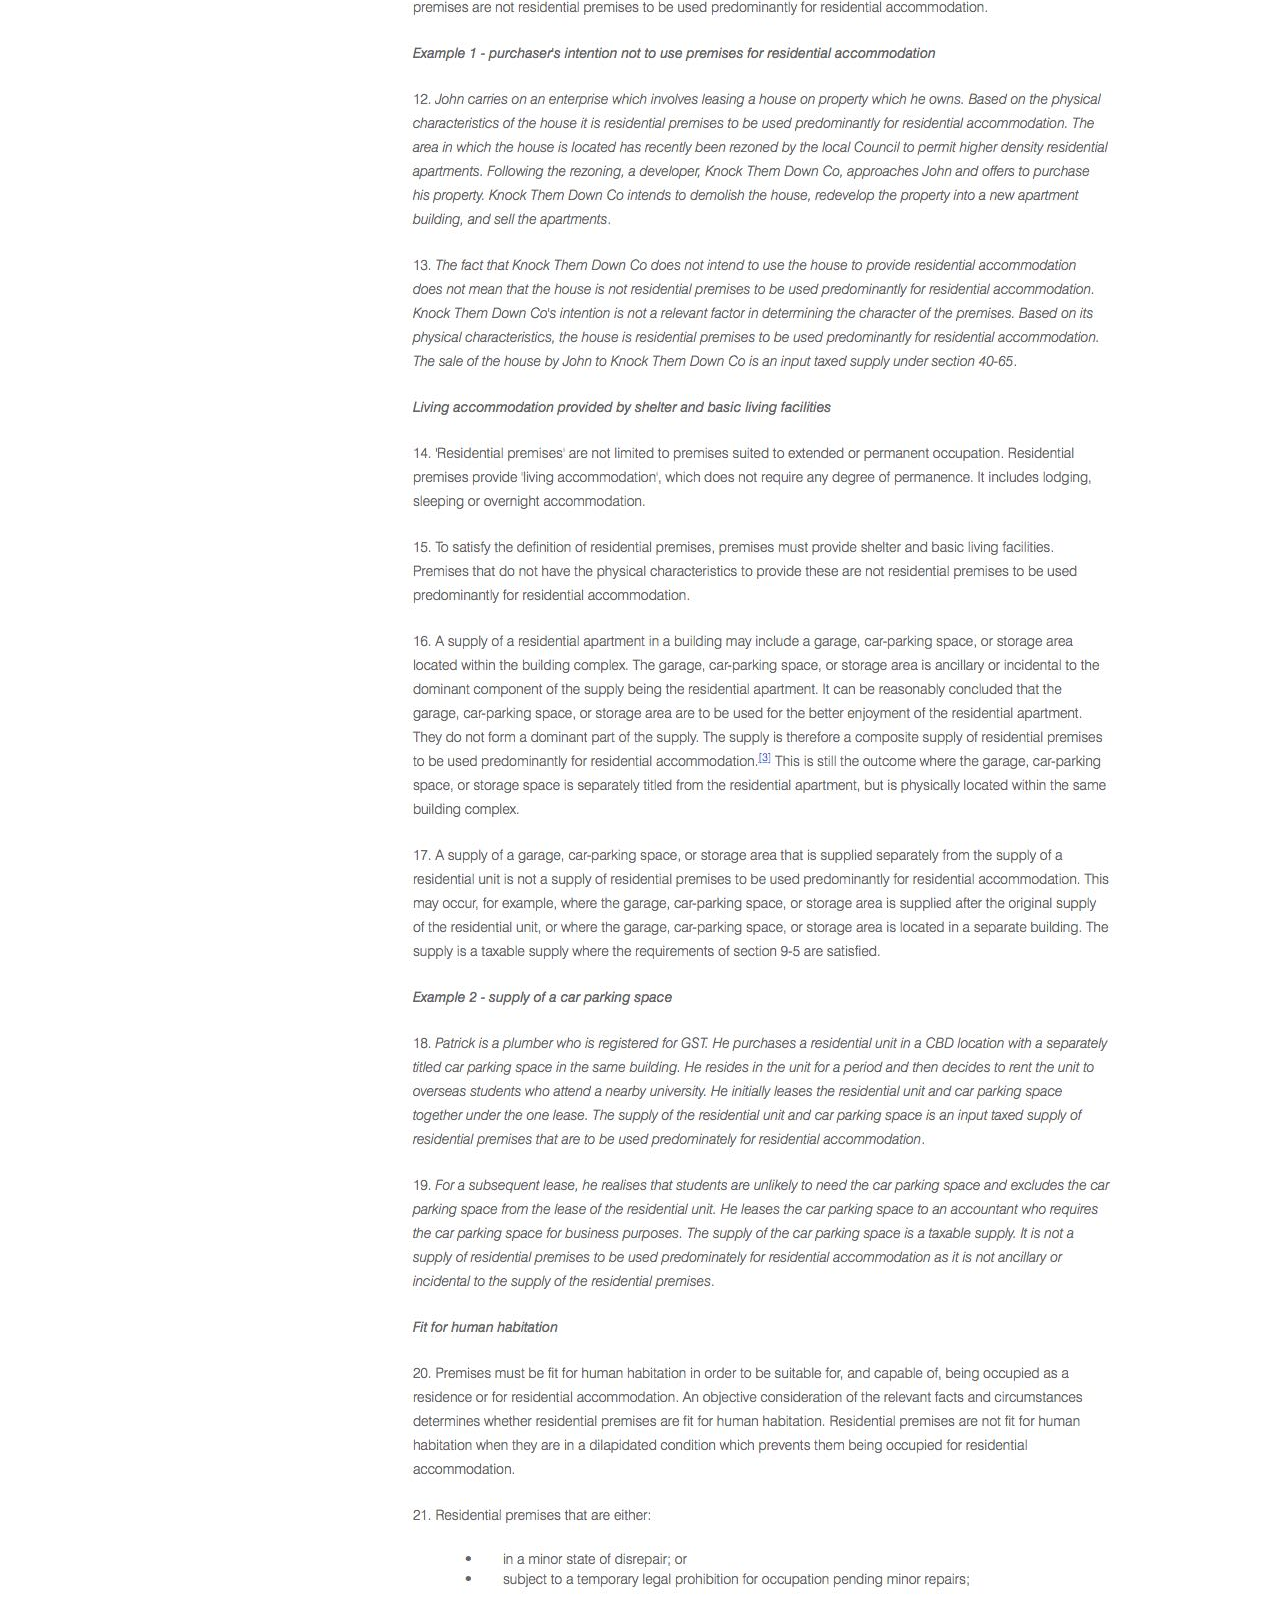
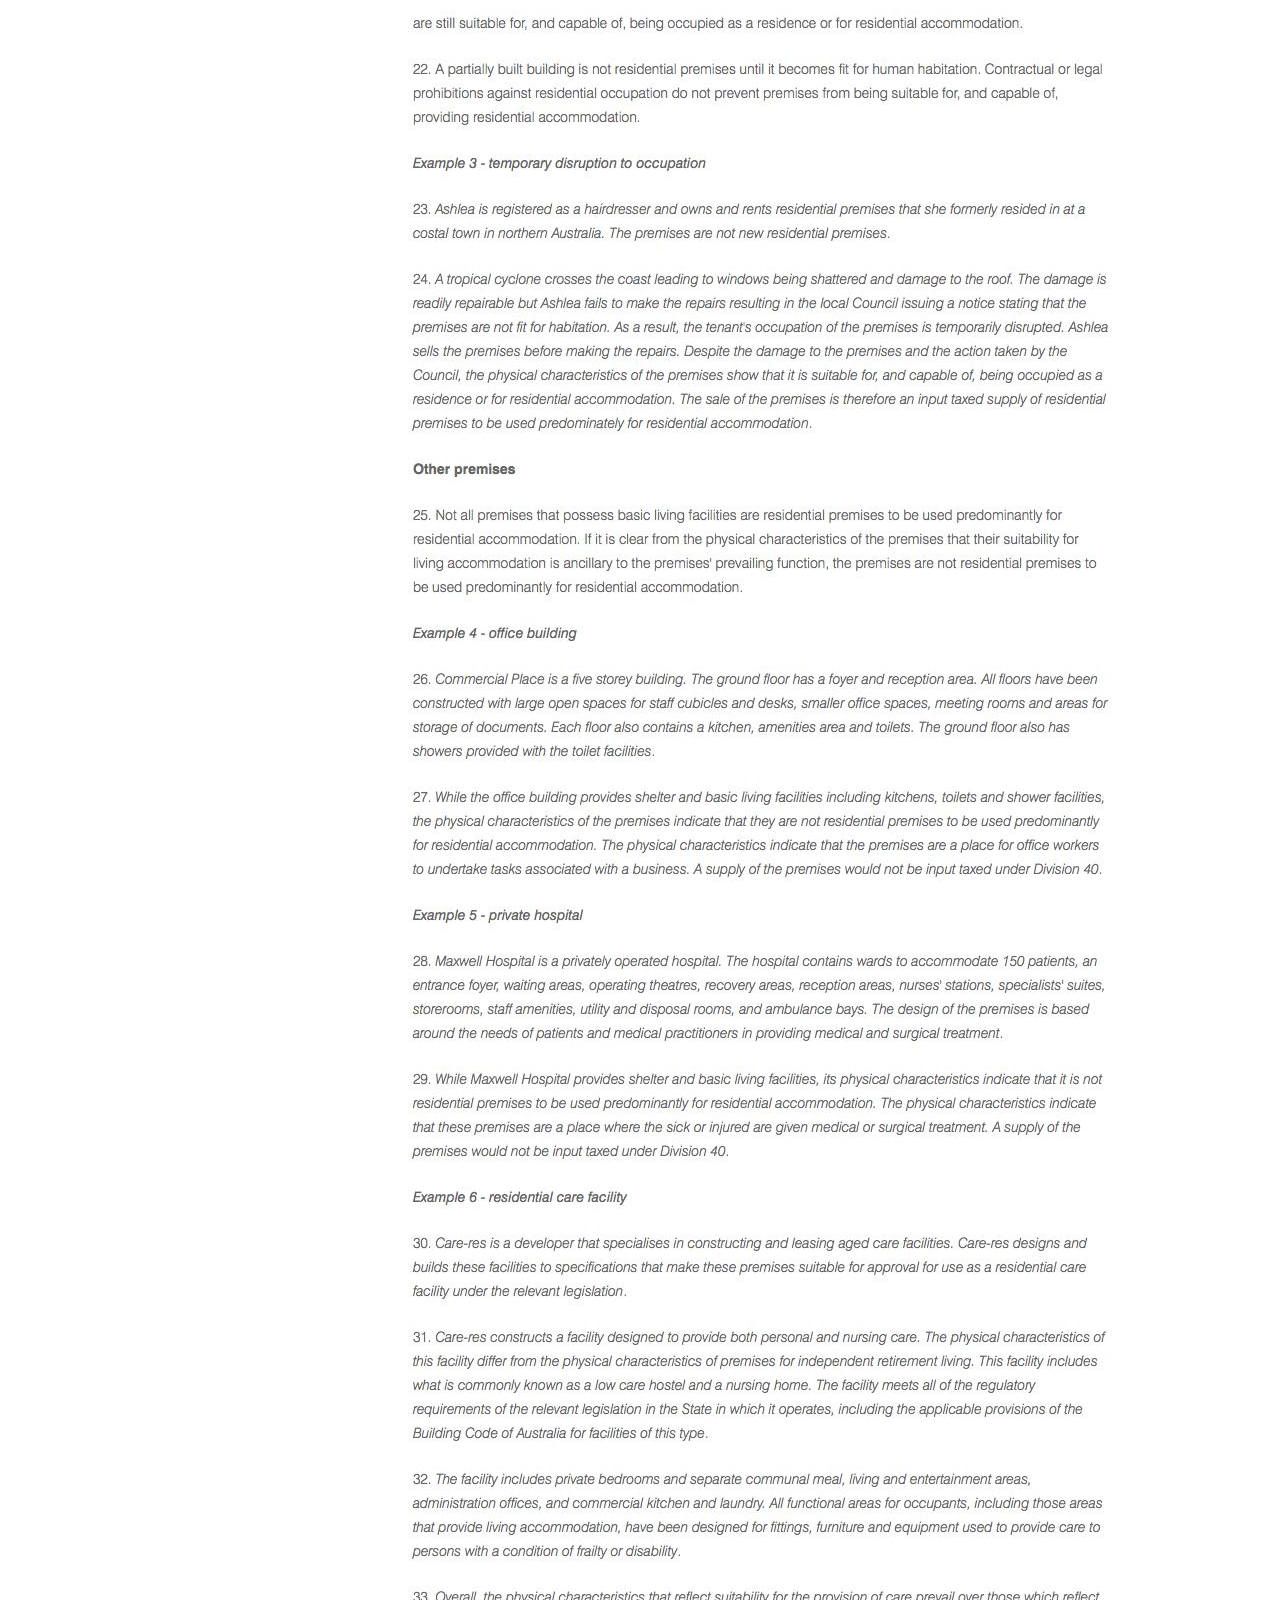
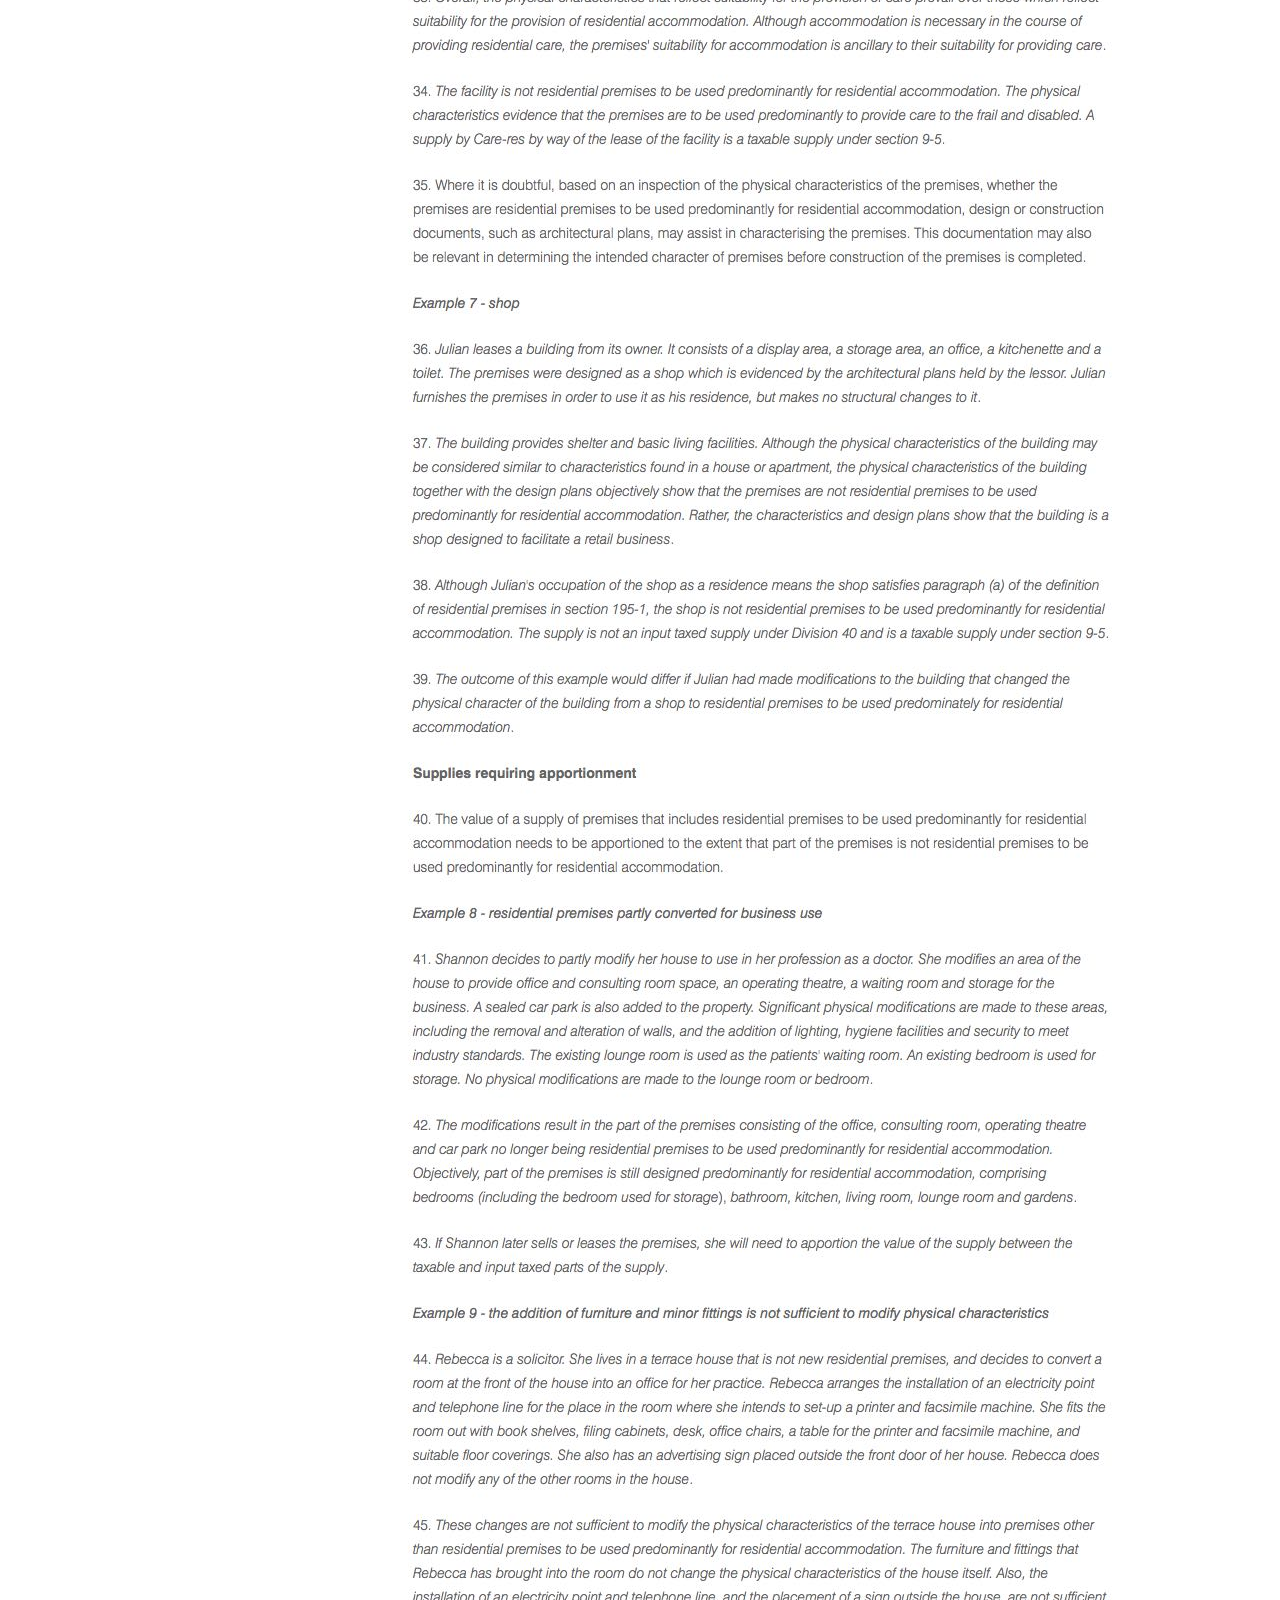
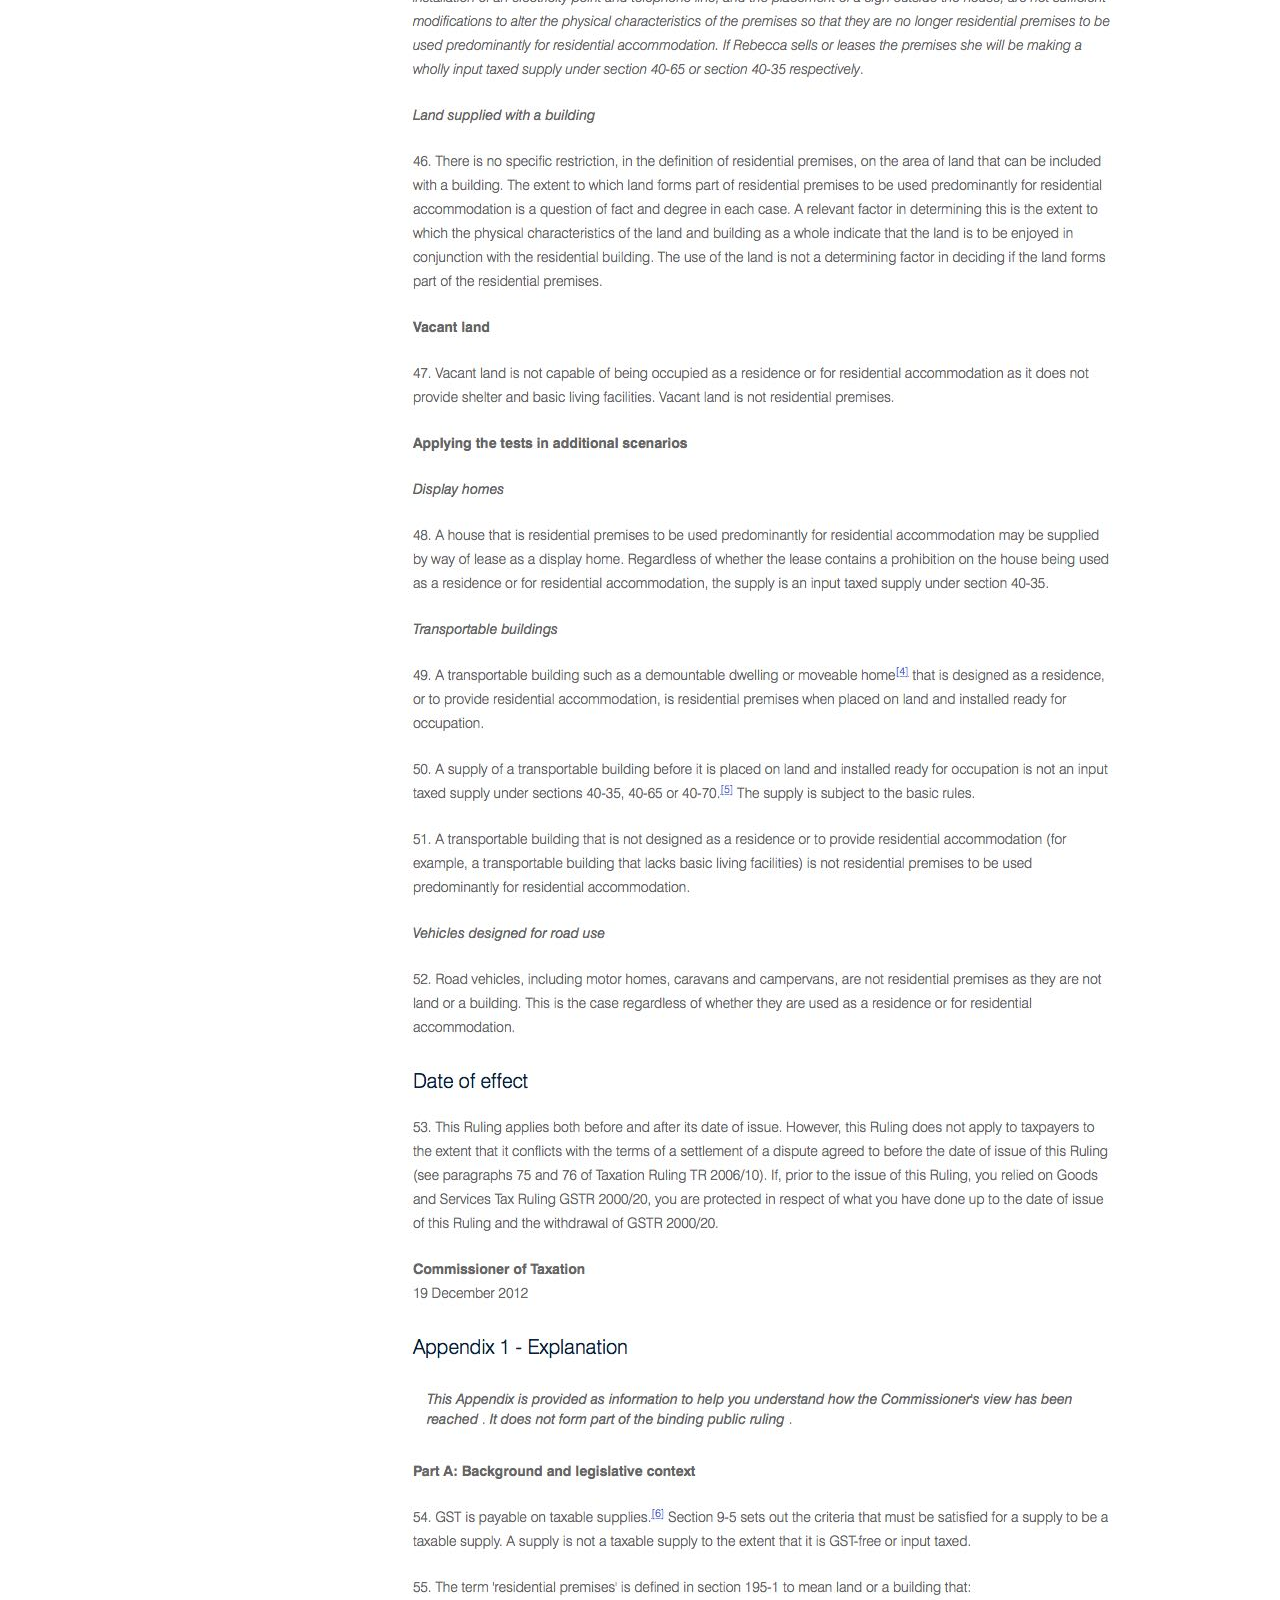
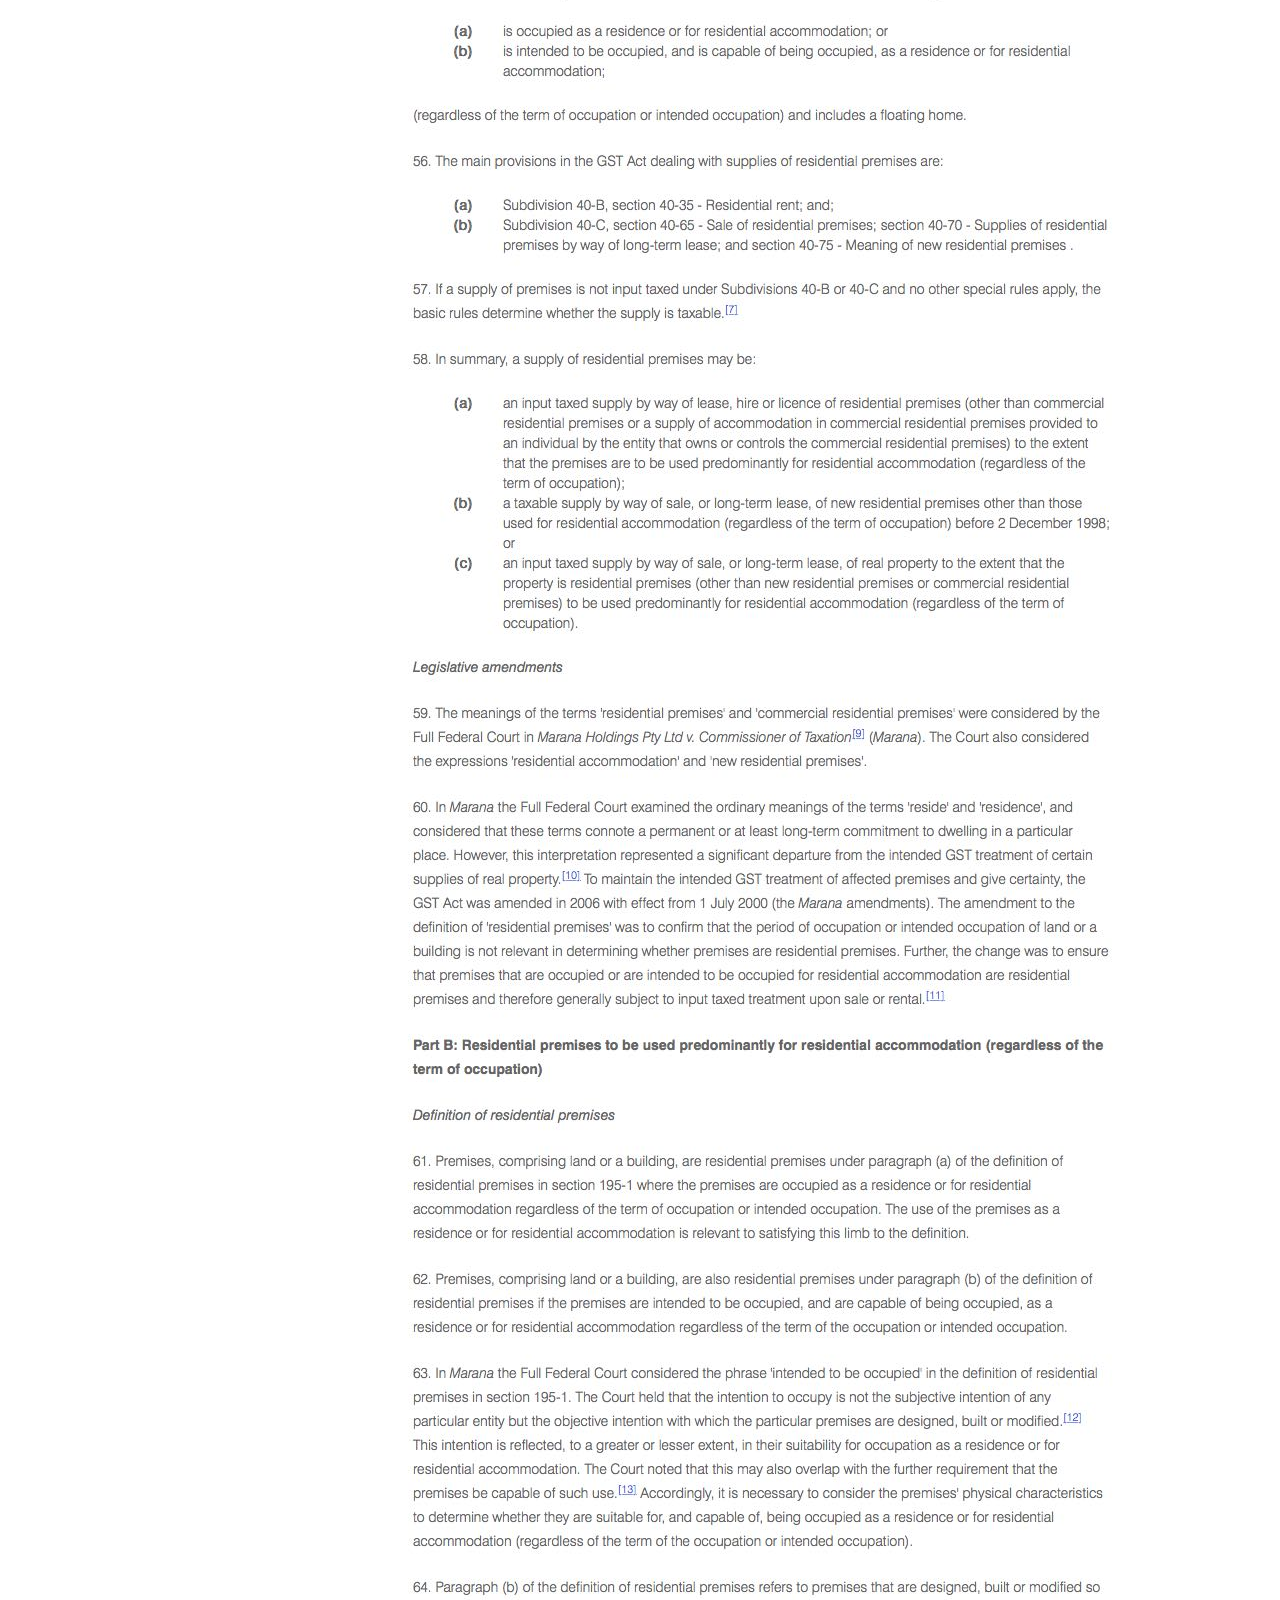
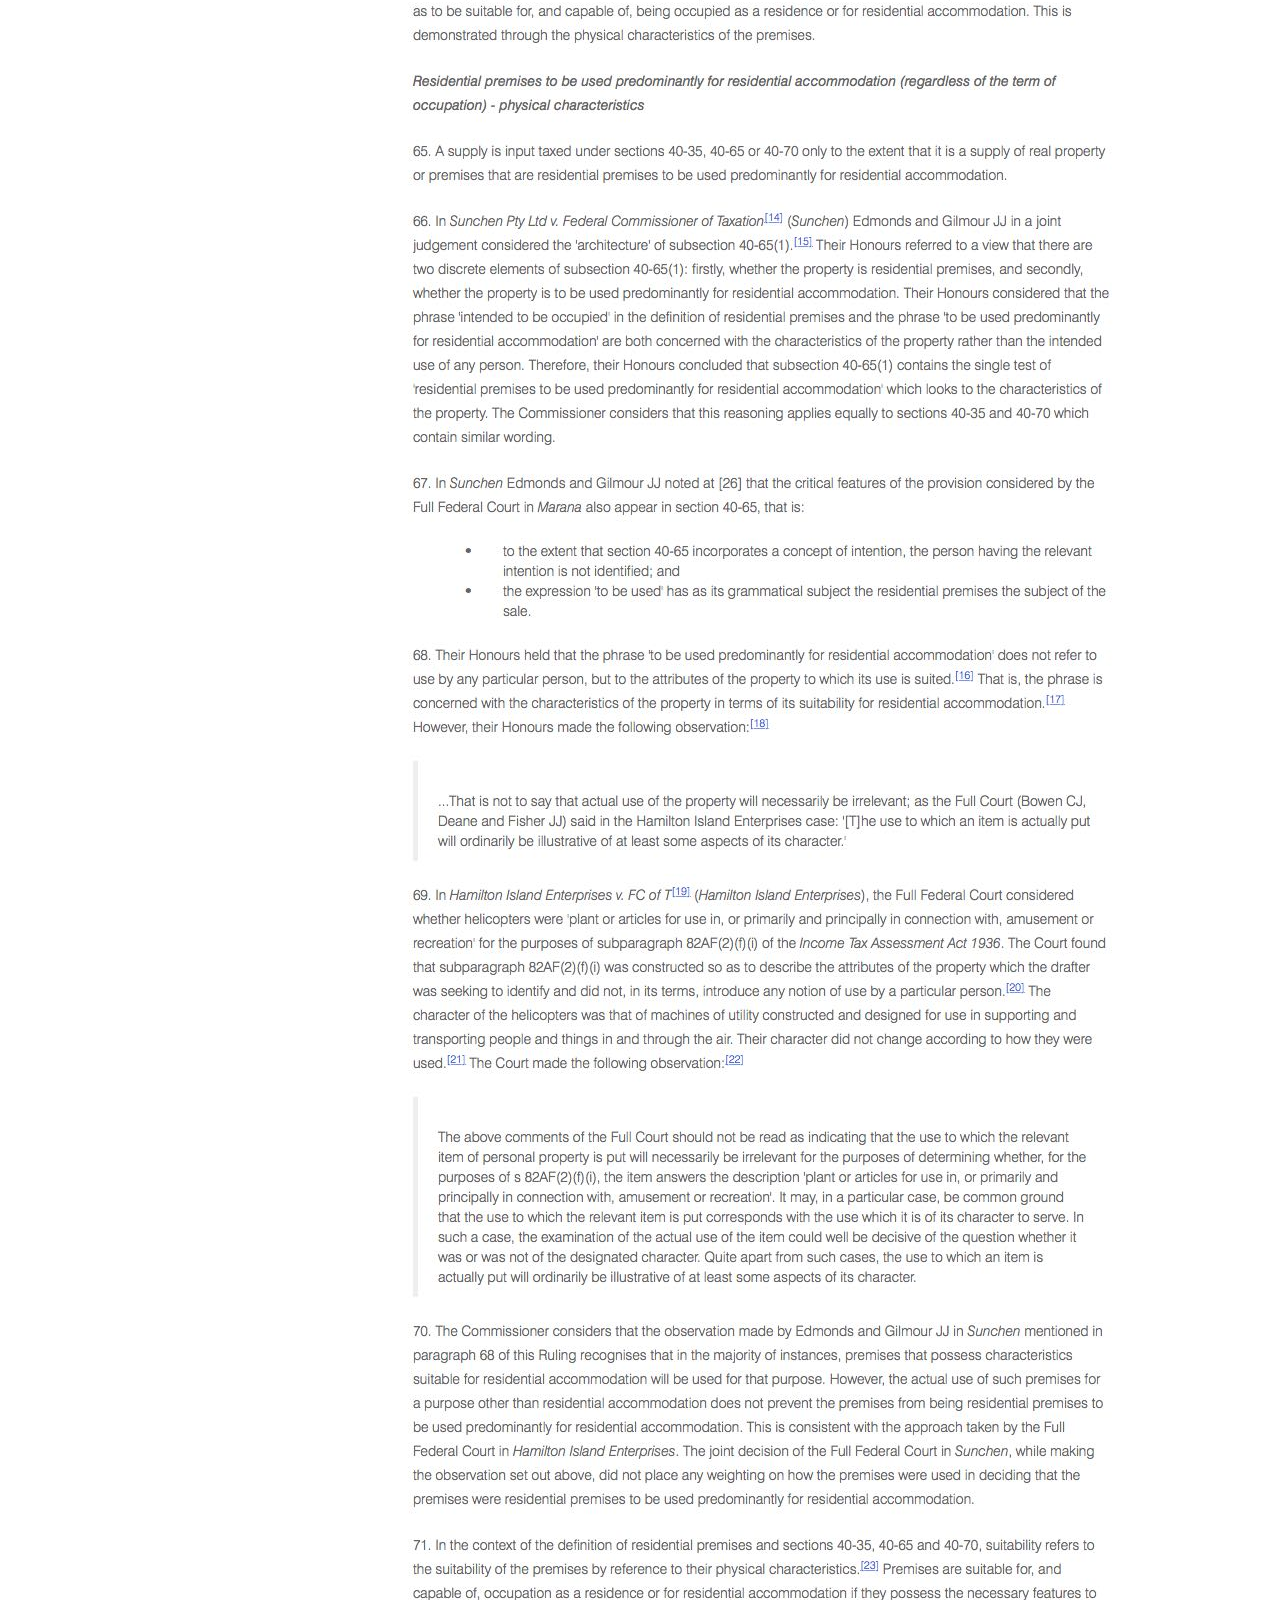
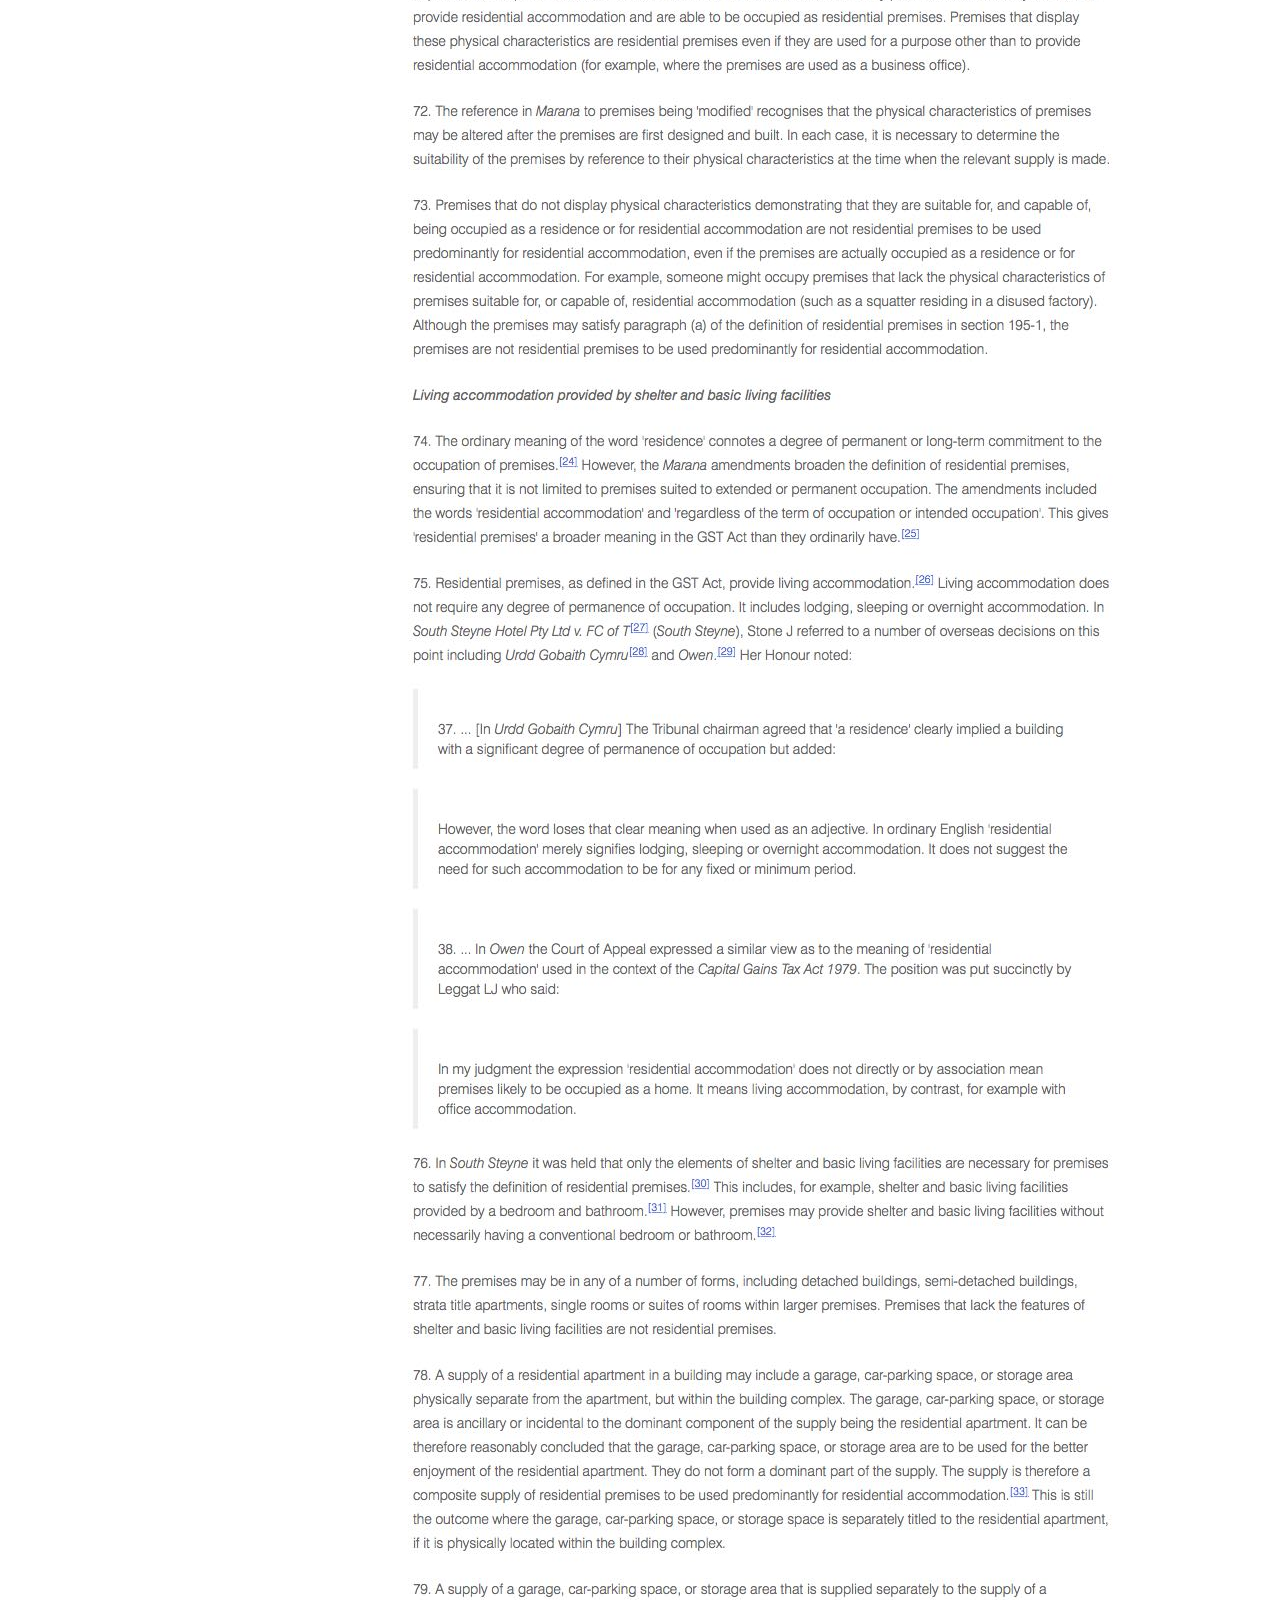
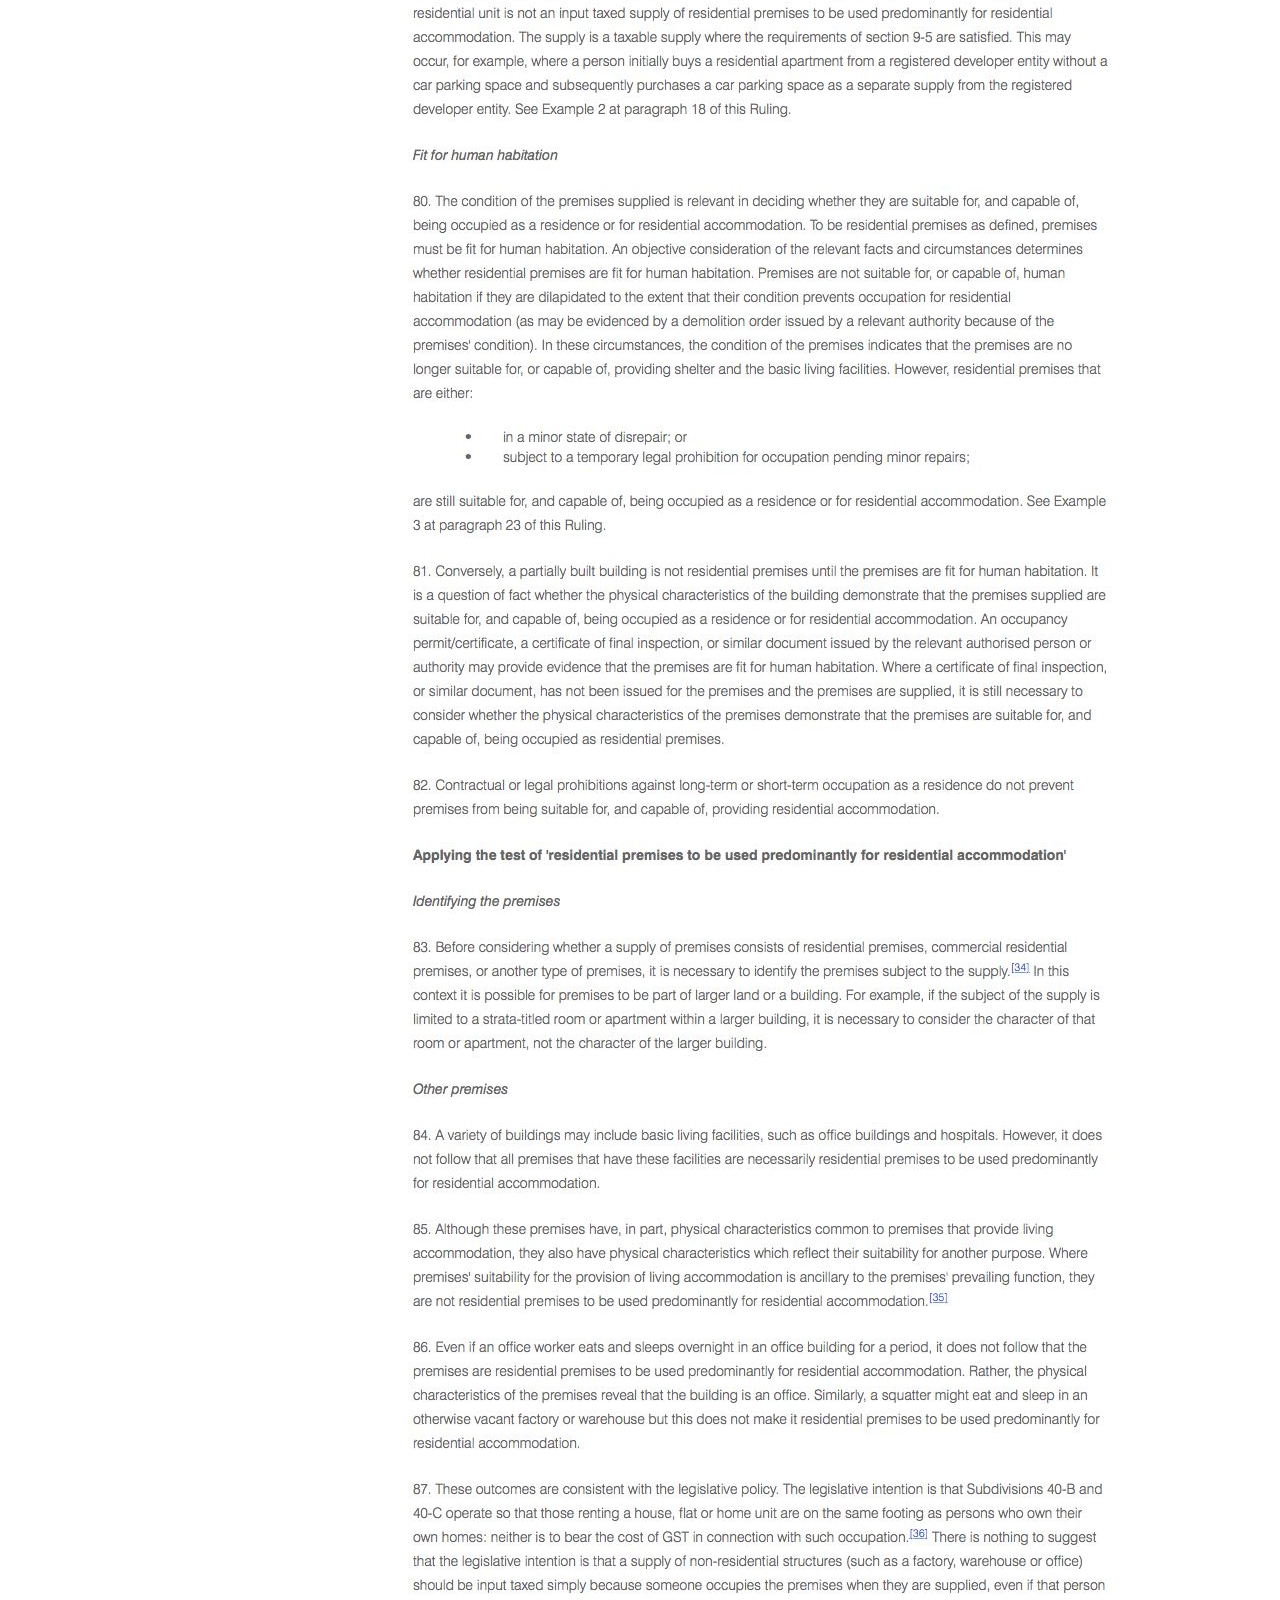
<file: gstr_2012_5.html>
﻿<!DOCTYPE html>
<html>
  <head>
    <title>GSTR 2012/5</title>
    <meta http-equiv="X-UA-Compatible" content="IE=edge"/>
    <meta http-equiv="content-type" content="text/html; charset=utf-8"/>
    <meta name="apple-mobile-web-app-capable" content="yes"/>
    <link href="resources/css/jquery-ui-themes.css" type="text/css" rel="stylesheet"/>
    <link href="resources/css/axure_rp_page.css" type="text/css" rel="stylesheet"/>
    <link href="data/styles.css" type="text/css" rel="stylesheet"/>
    <link href="files/gstr_2012_5/styles.css" type="text/css" rel="stylesheet"/>
    <script src="resources/scripts/jquery-1.7.1.min.js"></script>
    <script src="resources/scripts/jquery-ui-1.8.10.custom.min.js"></script>
    <script src="resources/scripts/axure/axQuery.js"></script>
    <script src="resources/scripts/axure/globals.js"></script>
    <script src="resources/scripts/axutils.js"></script>
    <script src="resources/scripts/axure/annotation.js"></script>
    <script src="resources/scripts/axure/axQuery.std.js"></script>
    <script src="resources/scripts/axure/doc.js"></script>
    <script src="data/document.js"></script>
    <script src="resources/scripts/messagecenter.js"></script>
    <script src="resources/scripts/axure/events.js"></script>
    <script src="resources/scripts/axure/action.js"></script>
    <script src="resources/scripts/axure/expr.js"></script>
    <script src="resources/scripts/axure/geometry.js"></script>
    <script src="resources/scripts/axure/flyout.js"></script>
    <script src="resources/scripts/axure/ie.js"></script>
    <script src="resources/scripts/axure/model.js"></script>
    <script src="resources/scripts/axure/repeater.js"></script>
    <script src="resources/scripts/axure/sto.js"></script>
    <script src="resources/scripts/axure/utils.temp.js"></script>
    <script src="resources/scripts/axure/variables.js"></script>
    <script src="resources/scripts/axure/drag.js"></script>
    <script src="resources/scripts/axure/move.js"></script>
    <script src="resources/scripts/axure/visibility.js"></script>
    <script src="resources/scripts/axure/style.js"></script>
    <script src="resources/scripts/axure/adaptive.js"></script>
    <script src="resources/scripts/axure/tree.js"></script>
    <script src="resources/scripts/axure/init.temp.js"></script>
    <script src="files/gstr_2012_5/data.js"></script>
    <script src="resources/scripts/axure/legacy.js"></script>
    <script src="resources/scripts/axure/viewer.js"></script>
    <script type="text/javascript">
      $axure.utils.getTransparentGifPath = function() { return 'resources/images/transparent.gif'; };
      $axure.utils.getOtherPath = function() { return 'resources/Other.html'; };
      $axure.utils.getReloadPath = function() { return 'resources/reload.html'; };
    </script>
  </head>
  <body>
    <div id="base" class="">

      <!-- Unnamed (Image) -->
      <div id="u0" class="ax_image">
        <img id="u0_img" class="img " src="images/gstr_2012_5/u0.jpg"/>
        <!-- Unnamed () -->
        <div id="u1" class="text">
          <p><span></span></p>
        </div>
      </div>
    </div>
  </body>
</html>
</file>
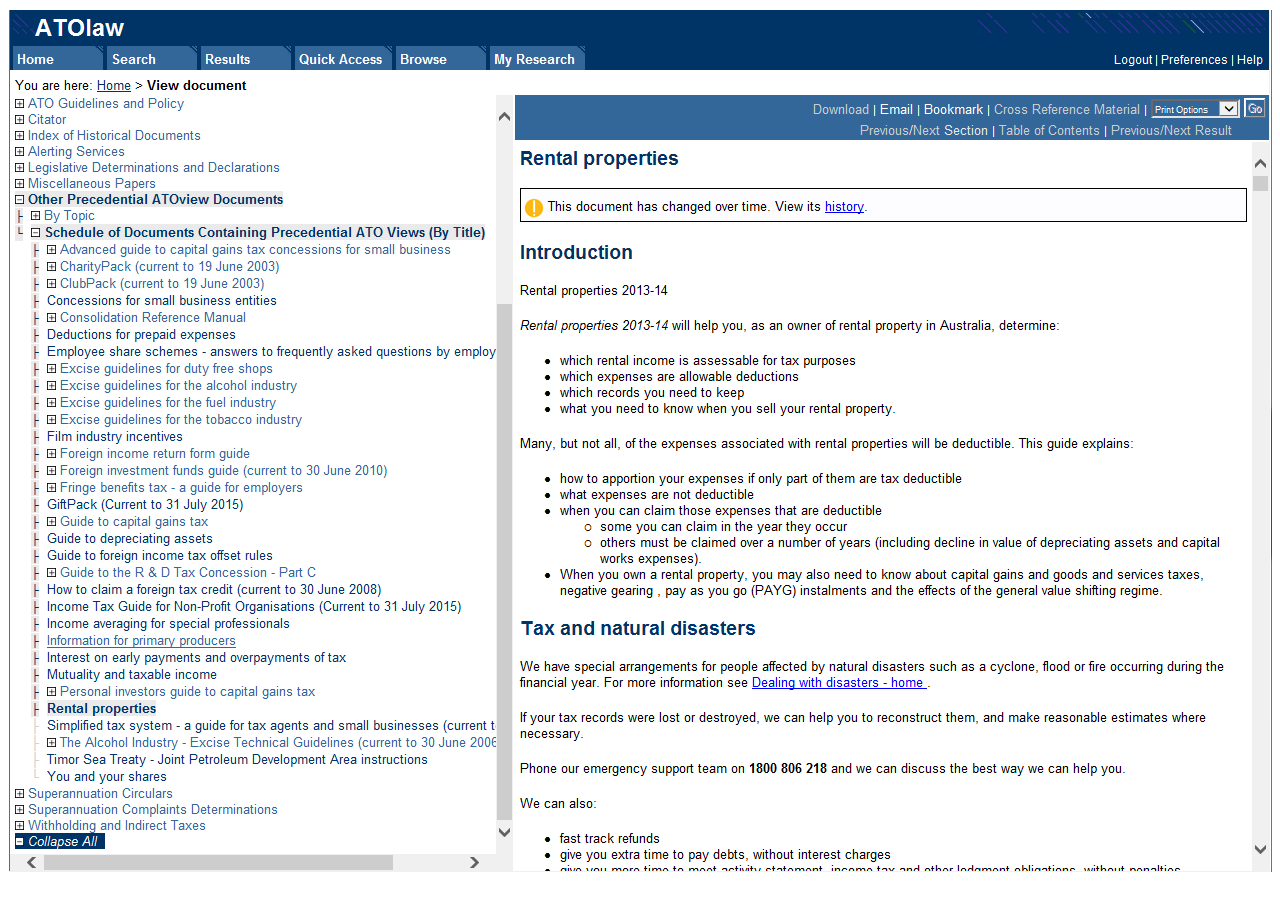
<file: nat_1729.html>
﻿<!DOCTYPE html>
<html>
  <head>
    <title>NAT 1729</title>
    <meta http-equiv="X-UA-Compatible" content="IE=edge"/>
    <meta http-equiv="content-type" content="text/html; charset=utf-8"/>
    <meta name="apple-mobile-web-app-capable" content="yes"/>
    <link href="resources/css/jquery-ui-themes.css" type="text/css" rel="stylesheet"/>
    <link href="resources/css/axure_rp_page.css" type="text/css" rel="stylesheet"/>
    <link href="data/styles.css" type="text/css" rel="stylesheet"/>
    <link href="files/nat_1729/styles.css" type="text/css" rel="stylesheet"/>
    <script src="resources/scripts/jquery-1.7.1.min.js"></script>
    <script src="resources/scripts/jquery-ui-1.8.10.custom.min.js"></script>
    <script src="resources/scripts/axure/axQuery.js"></script>
    <script src="resources/scripts/axure/globals.js"></script>
    <script src="resources/scripts/axutils.js"></script>
    <script src="resources/scripts/axure/annotation.js"></script>
    <script src="resources/scripts/axure/axQuery.std.js"></script>
    <script src="resources/scripts/axure/doc.js"></script>
    <script src="data/document.js"></script>
    <script src="resources/scripts/messagecenter.js"></script>
    <script src="resources/scripts/axure/events.js"></script>
    <script src="resources/scripts/axure/action.js"></script>
    <script src="resources/scripts/axure/expr.js"></script>
    <script src="resources/scripts/axure/geometry.js"></script>
    <script src="resources/scripts/axure/flyout.js"></script>
    <script src="resources/scripts/axure/ie.js"></script>
    <script src="resources/scripts/axure/model.js"></script>
    <script src="resources/scripts/axure/repeater.js"></script>
    <script src="resources/scripts/axure/sto.js"></script>
    <script src="resources/scripts/axure/utils.temp.js"></script>
    <script src="resources/scripts/axure/variables.js"></script>
    <script src="resources/scripts/axure/drag.js"></script>
    <script src="resources/scripts/axure/move.js"></script>
    <script src="resources/scripts/axure/visibility.js"></script>
    <script src="resources/scripts/axure/style.js"></script>
    <script src="resources/scripts/axure/adaptive.js"></script>
    <script src="resources/scripts/axure/tree.js"></script>
    <script src="resources/scripts/axure/init.temp.js"></script>
    <script src="files/nat_1729/data.js"></script>
    <script src="resources/scripts/axure/legacy.js"></script>
    <script src="resources/scripts/axure/viewer.js"></script>
    <script type="text/javascript">
      $axure.utils.getTransparentGifPath = function() { return 'resources/images/transparent.gif'; };
      $axure.utils.getOtherPath = function() { return 'resources/Other.html'; };
      $axure.utils.getReloadPath = function() { return 'resources/reload.html'; };
    </script>
  </head>
  <body>
    <div id="base" class="">

      <!-- Unnamed (Image) -->
      <div id="u0" class="ax_image">
        <img id="u0_img" class="img " src="images/nat_1729/u0.png"/>
        <!-- Unnamed () -->
        <div id="u1" class="text">
          <p><span></span></p>
        </div>
      </div>
    </div>
  </body>
</html>
</file>
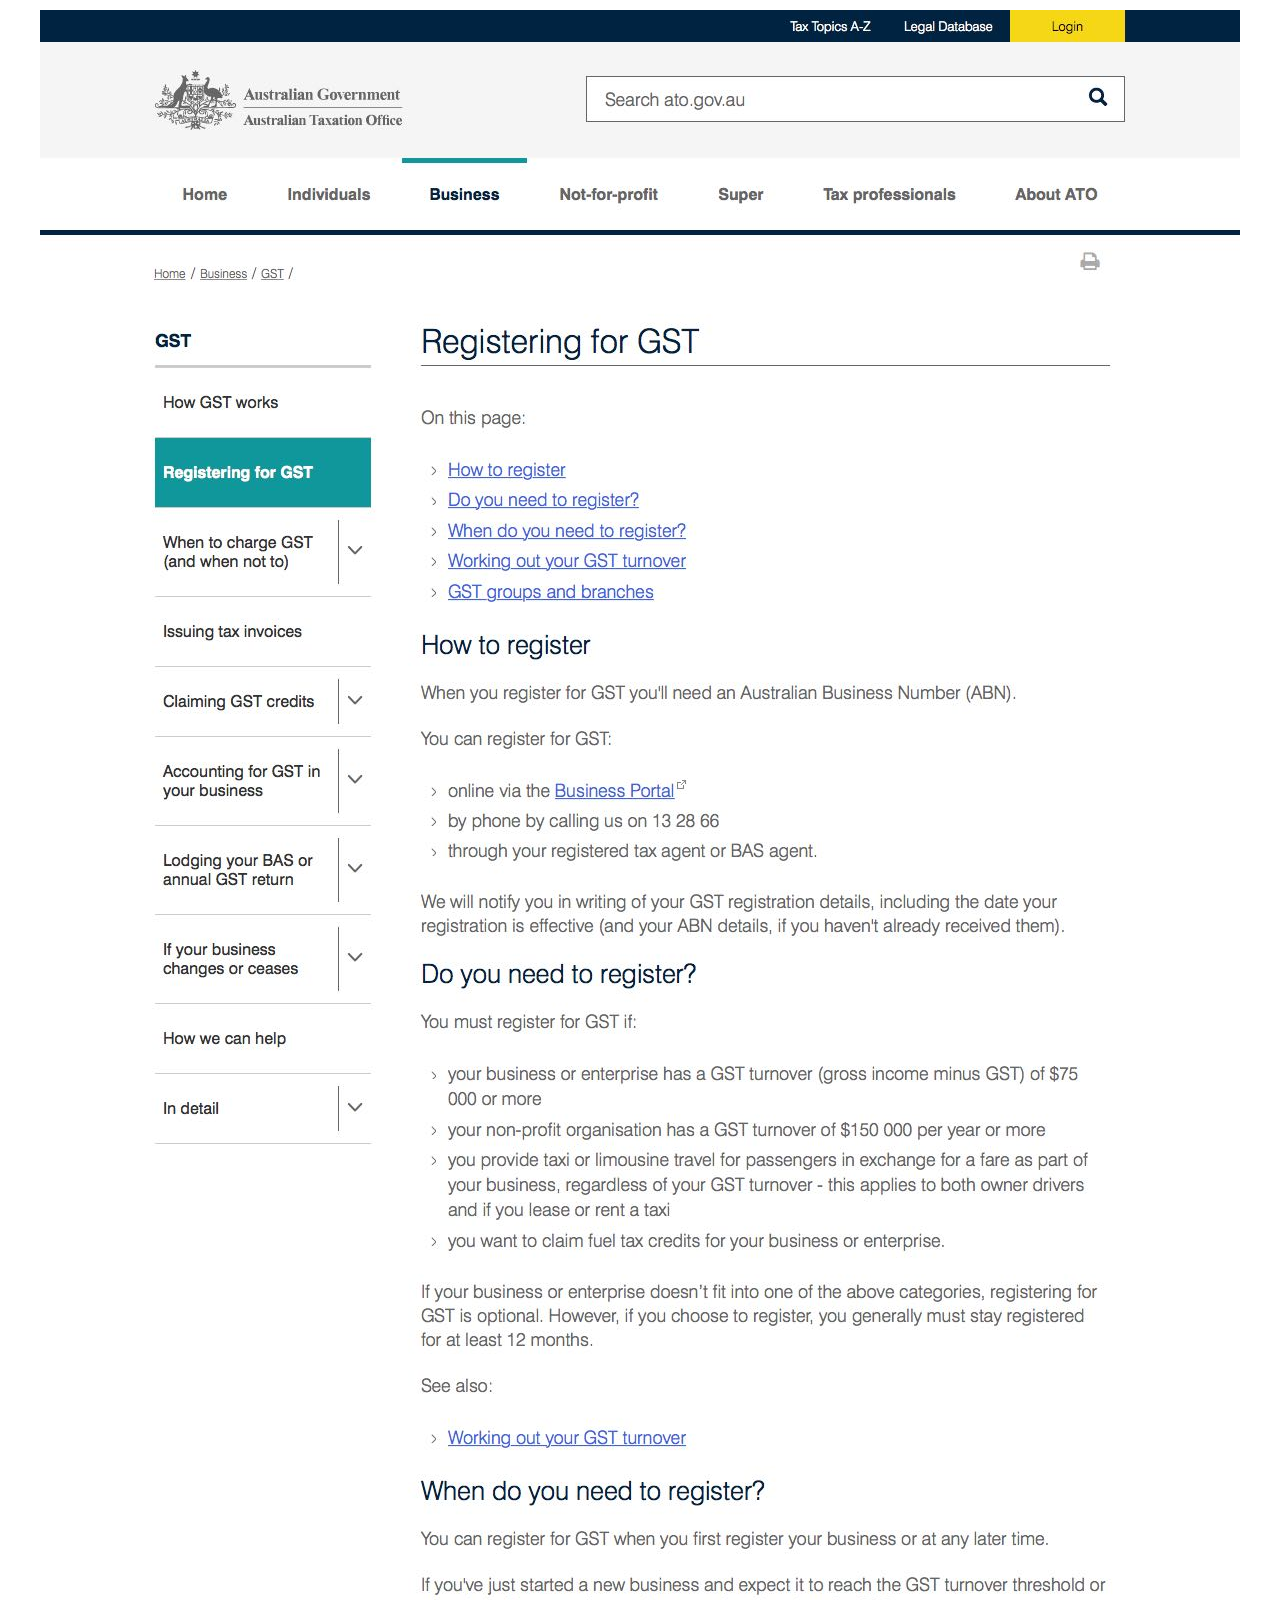
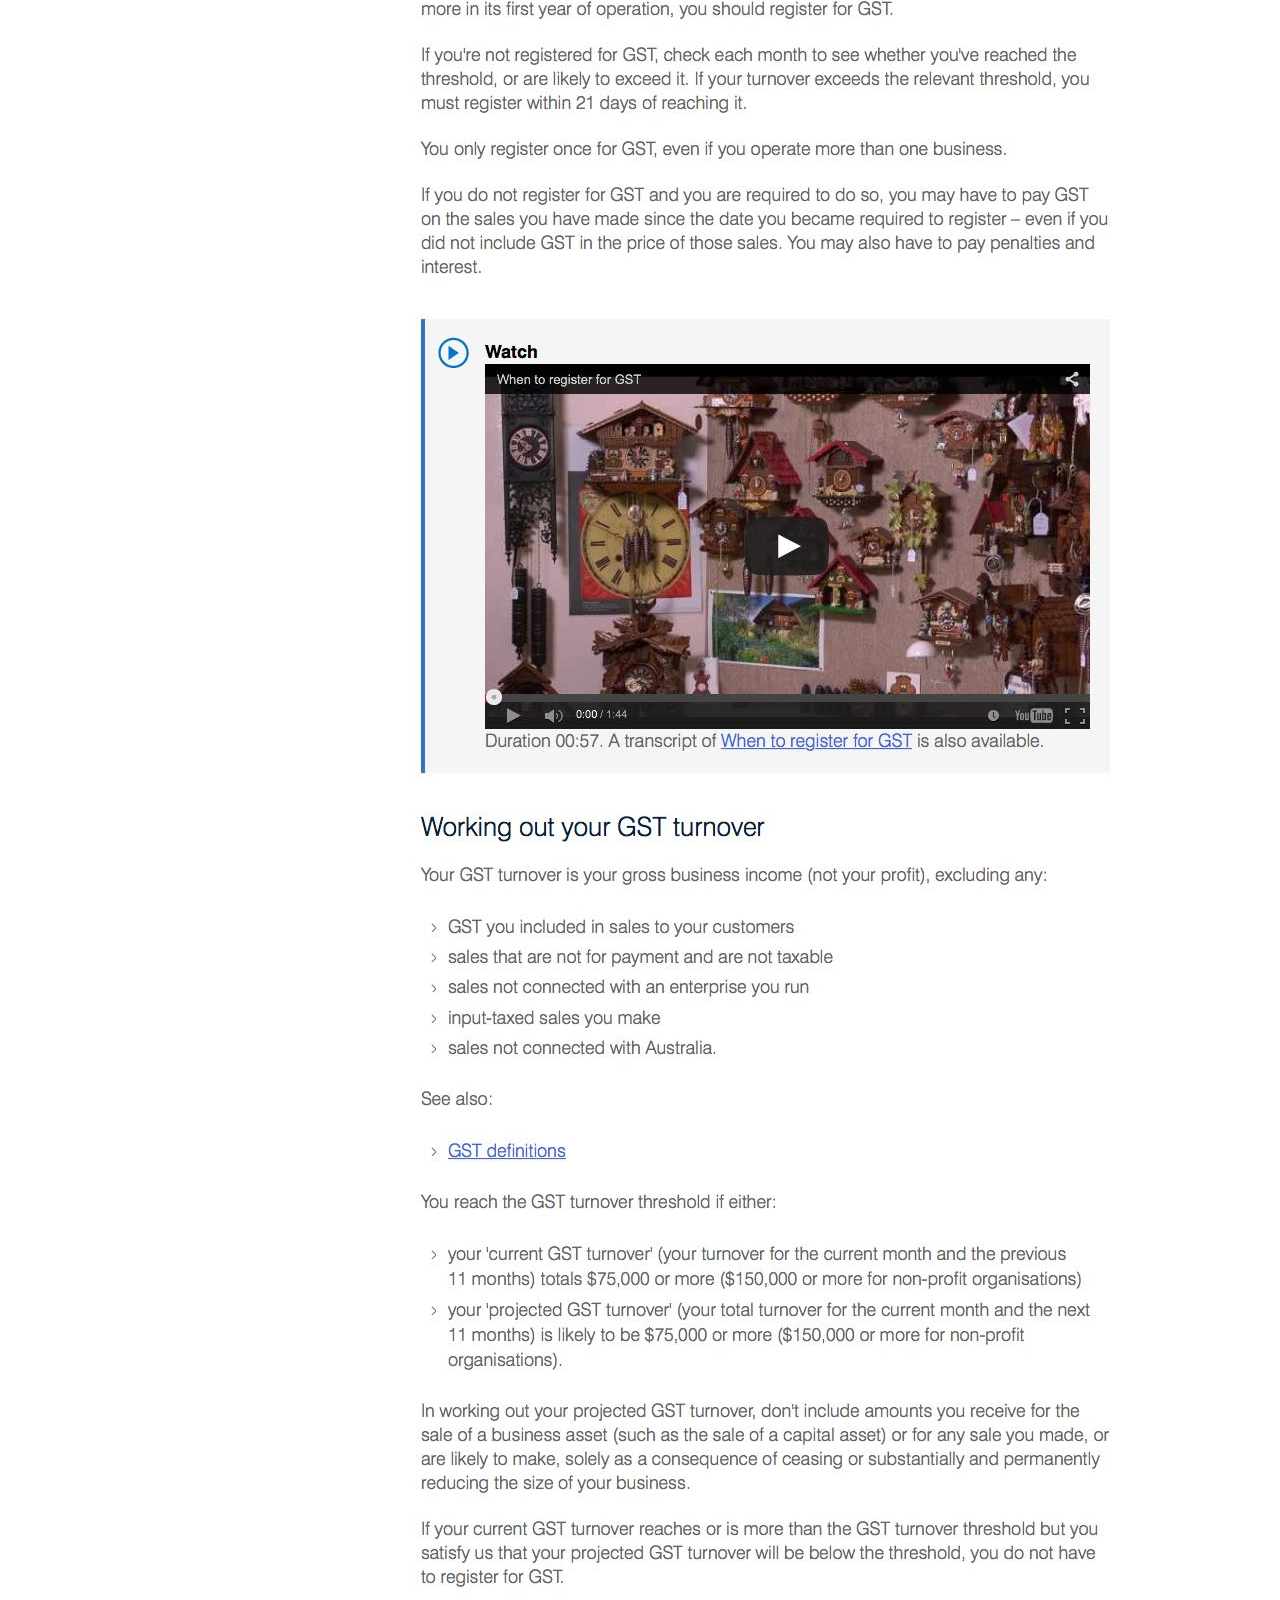
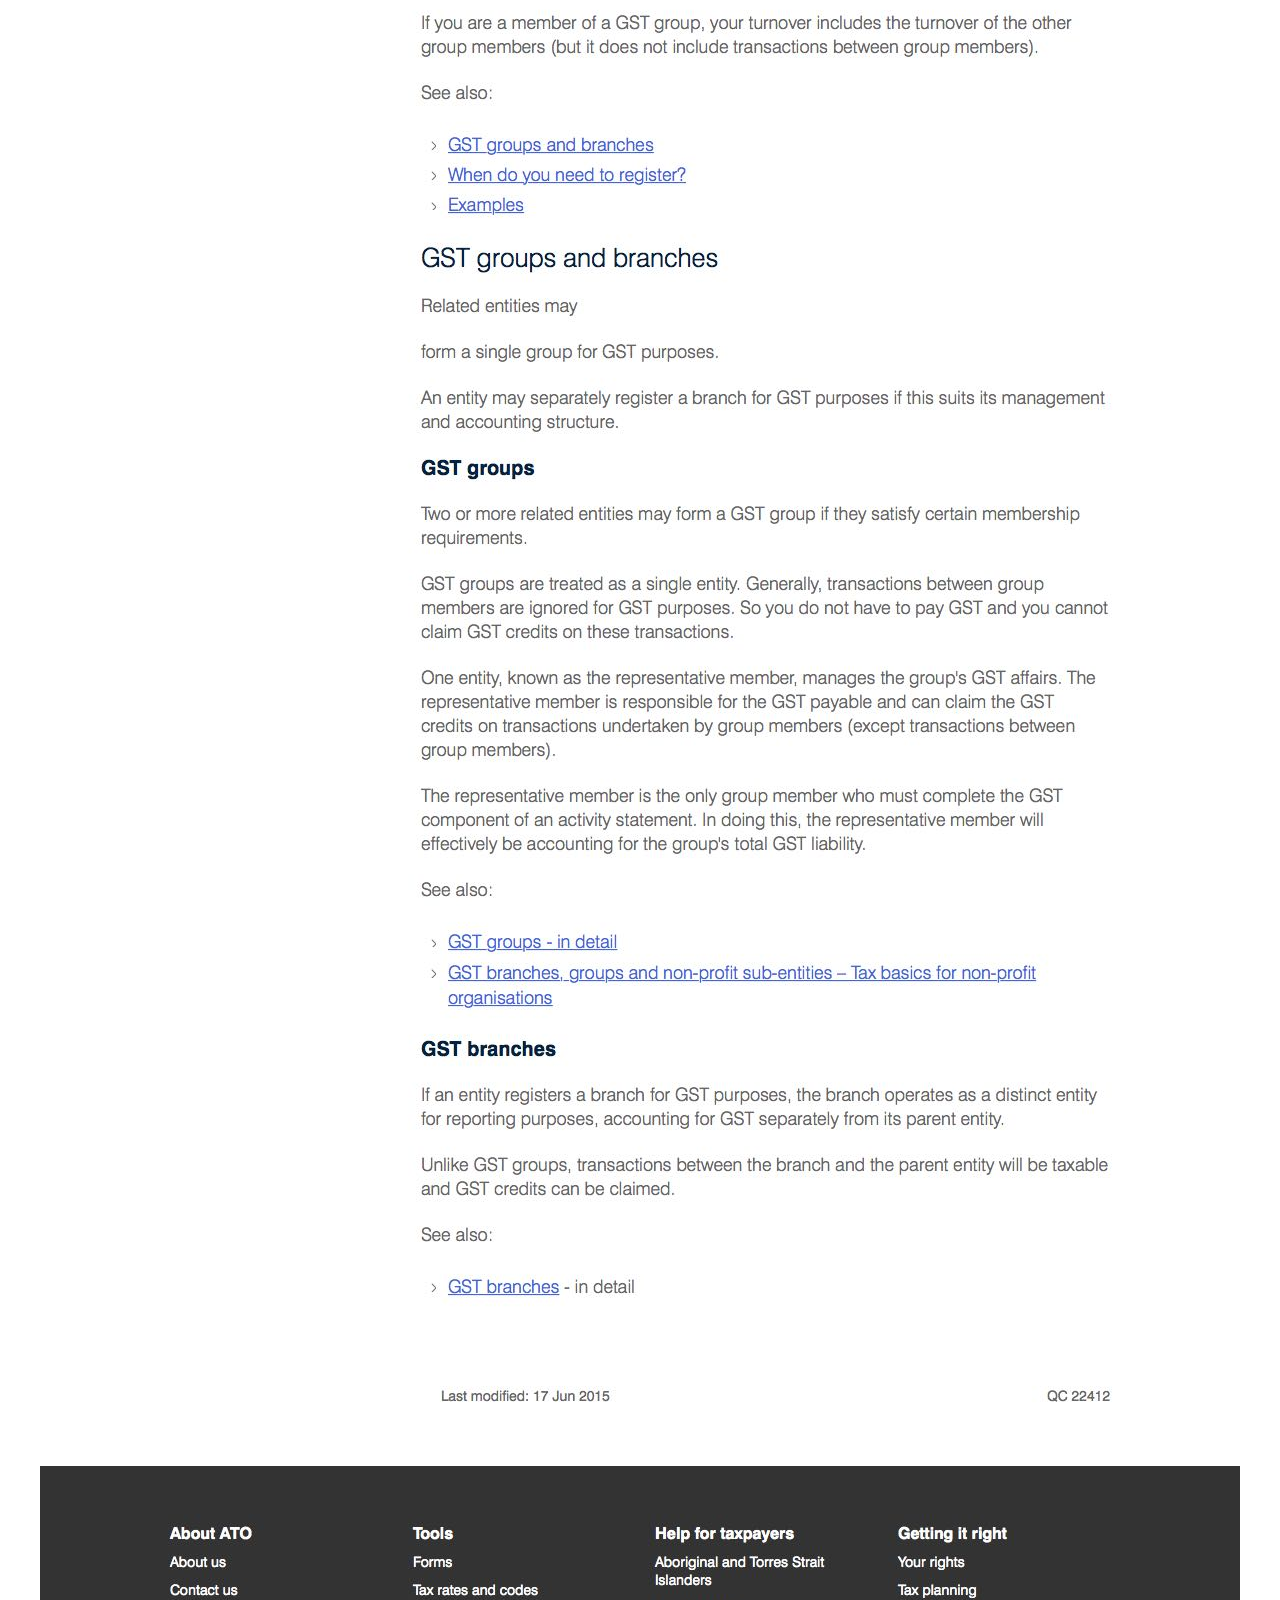
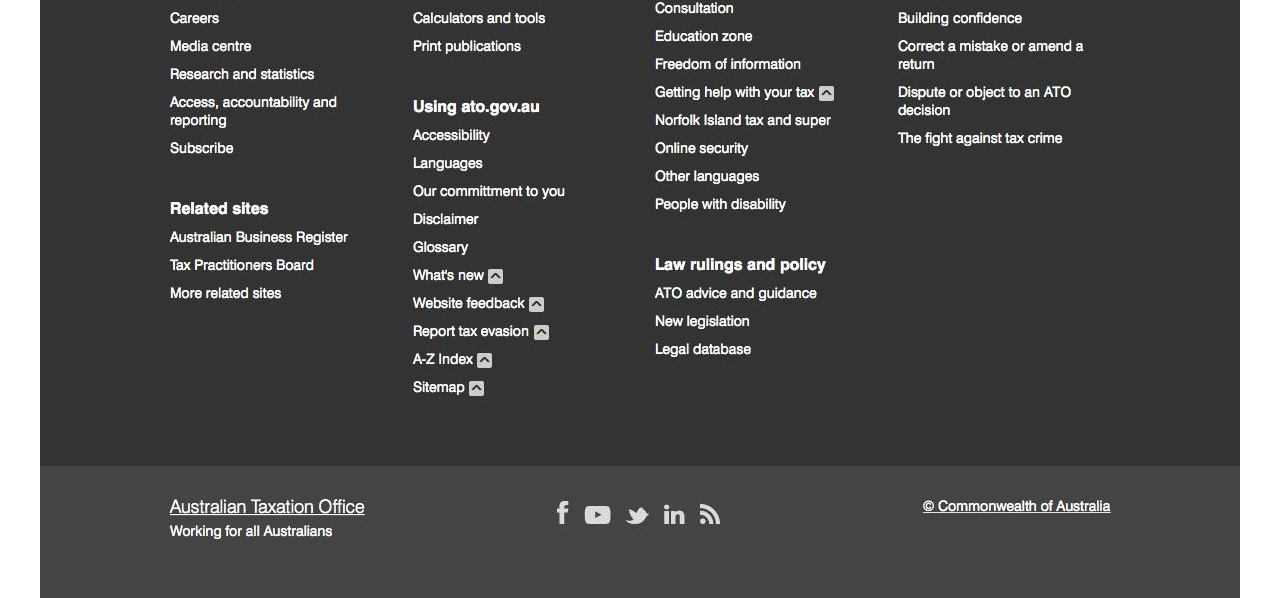
<file: registering_for_gst.html>
﻿<!DOCTYPE html>
<html>
  <head>
    <title>Registering for GST</title>
    <meta http-equiv="X-UA-Compatible" content="IE=edge"/>
    <meta http-equiv="content-type" content="text/html; charset=utf-8"/>
    <meta name="apple-mobile-web-app-capable" content="yes"/>
    <link href="resources/css/jquery-ui-themes.css" type="text/css" rel="stylesheet"/>
    <link href="resources/css/axure_rp_page.css" type="text/css" rel="stylesheet"/>
    <link href="data/styles.css" type="text/css" rel="stylesheet"/>
    <link href="files/registering_for_gst/styles.css" type="text/css" rel="stylesheet"/>
    <script src="resources/scripts/jquery-1.7.1.min.js"></script>
    <script src="resources/scripts/jquery-ui-1.8.10.custom.min.js"></script>
    <script src="resources/scripts/axure/axQuery.js"></script>
    <script src="resources/scripts/axure/globals.js"></script>
    <script src="resources/scripts/axutils.js"></script>
    <script src="resources/scripts/axure/annotation.js"></script>
    <script src="resources/scripts/axure/axQuery.std.js"></script>
    <script src="resources/scripts/axure/doc.js"></script>
    <script src="data/document.js"></script>
    <script src="resources/scripts/messagecenter.js"></script>
    <script src="resources/scripts/axure/events.js"></script>
    <script src="resources/scripts/axure/action.js"></script>
    <script src="resources/scripts/axure/expr.js"></script>
    <script src="resources/scripts/axure/geometry.js"></script>
    <script src="resources/scripts/axure/flyout.js"></script>
    <script src="resources/scripts/axure/ie.js"></script>
    <script src="resources/scripts/axure/model.js"></script>
    <script src="resources/scripts/axure/repeater.js"></script>
    <script src="resources/scripts/axure/sto.js"></script>
    <script src="resources/scripts/axure/utils.temp.js"></script>
    <script src="resources/scripts/axure/variables.js"></script>
    <script src="resources/scripts/axure/drag.js"></script>
    <script src="resources/scripts/axure/move.js"></script>
    <script src="resources/scripts/axure/visibility.js"></script>
    <script src="resources/scripts/axure/style.js"></script>
    <script src="resources/scripts/axure/adaptive.js"></script>
    <script src="resources/scripts/axure/tree.js"></script>
    <script src="resources/scripts/axure/init.temp.js"></script>
    <script src="files/registering_for_gst/data.js"></script>
    <script src="resources/scripts/axure/legacy.js"></script>
    <script src="resources/scripts/axure/viewer.js"></script>
    <script type="text/javascript">
      $axure.utils.getTransparentGifPath = function() { return 'resources/images/transparent.gif'; };
      $axure.utils.getOtherPath = function() { return 'resources/Other.html'; };
      $axure.utils.getReloadPath = function() { return 'resources/reload.html'; };
    </script>
  </head>
  <body>
    <div id="base" class="">

      <!-- Unnamed (Image) -->
      <div id="u0" class="ax_image">
        <img id="u0_img" class="img " src="images/registering_for_gst/u0.jpg"/>
        <!-- Unnamed () -->
        <div id="u1" class="text">
          <p><span></span></p>
        </div>
      </div>
    </div>
  </body>
</html>
</file>
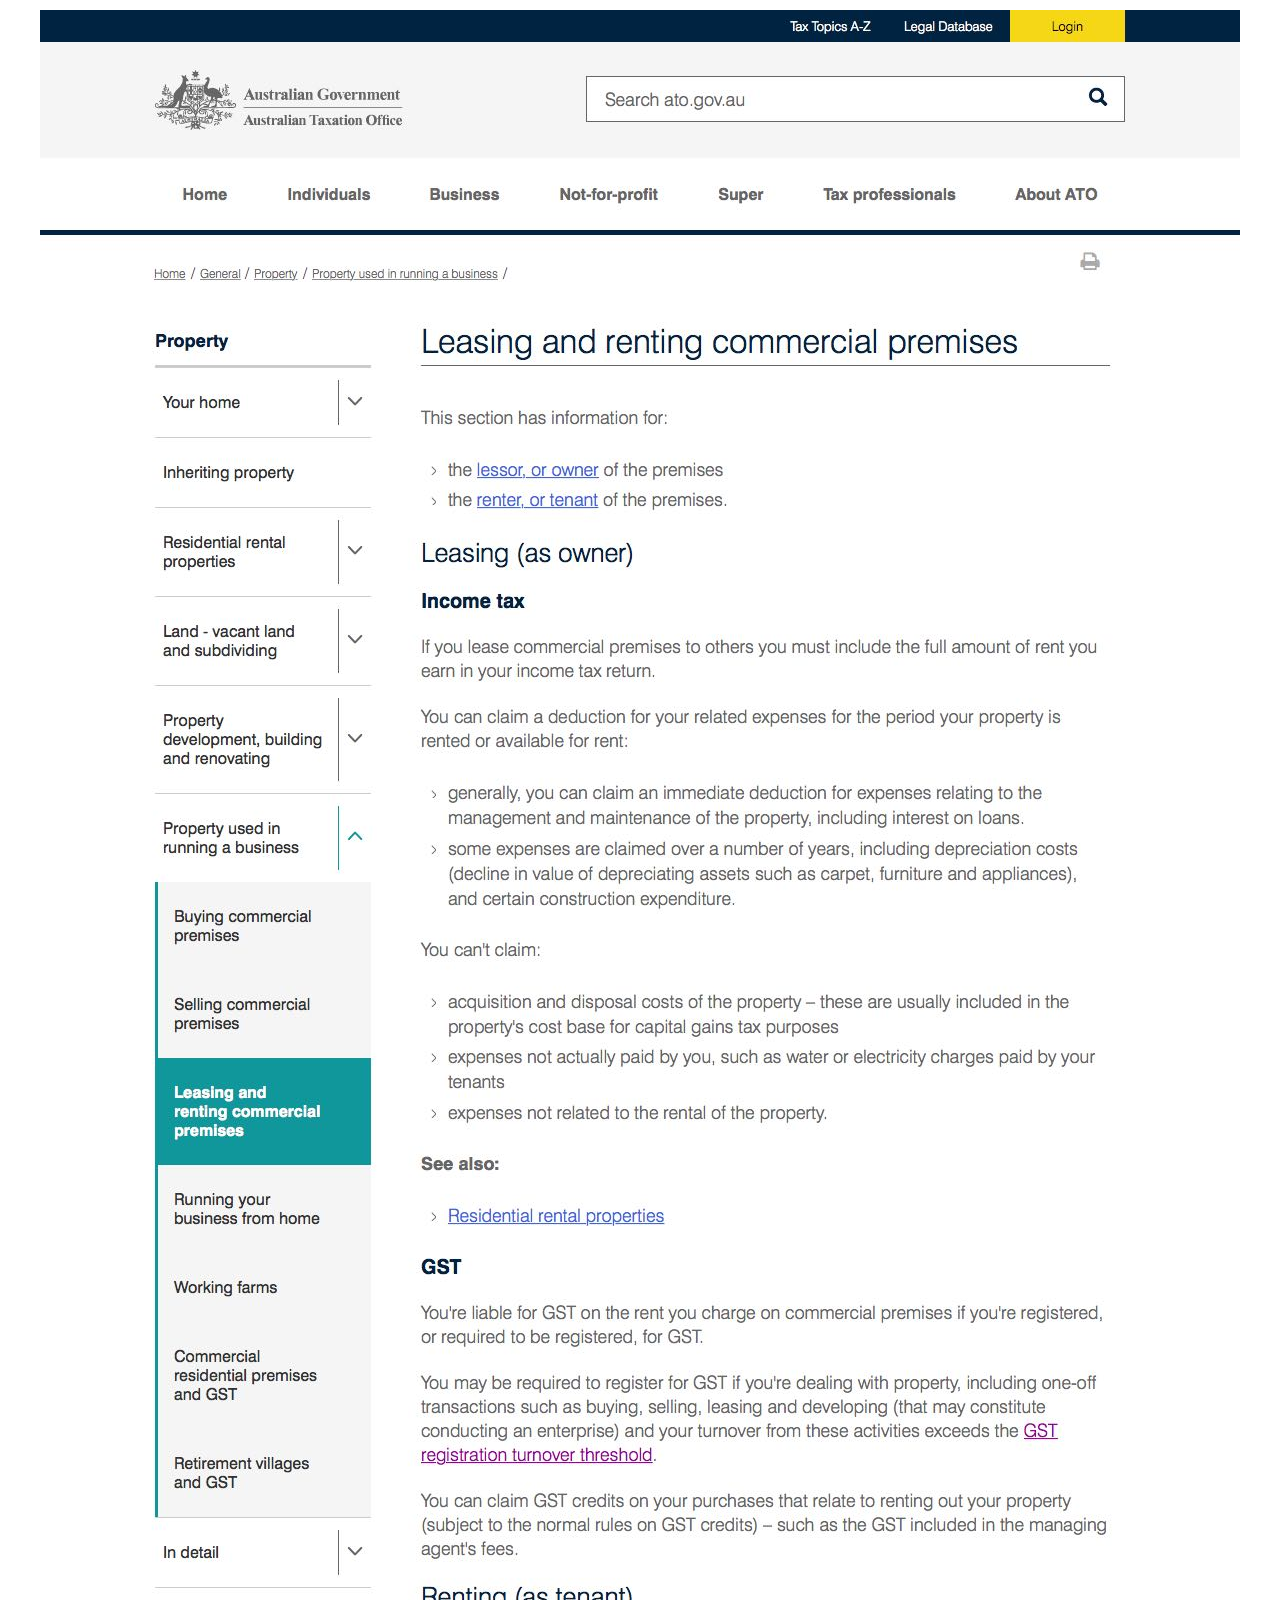
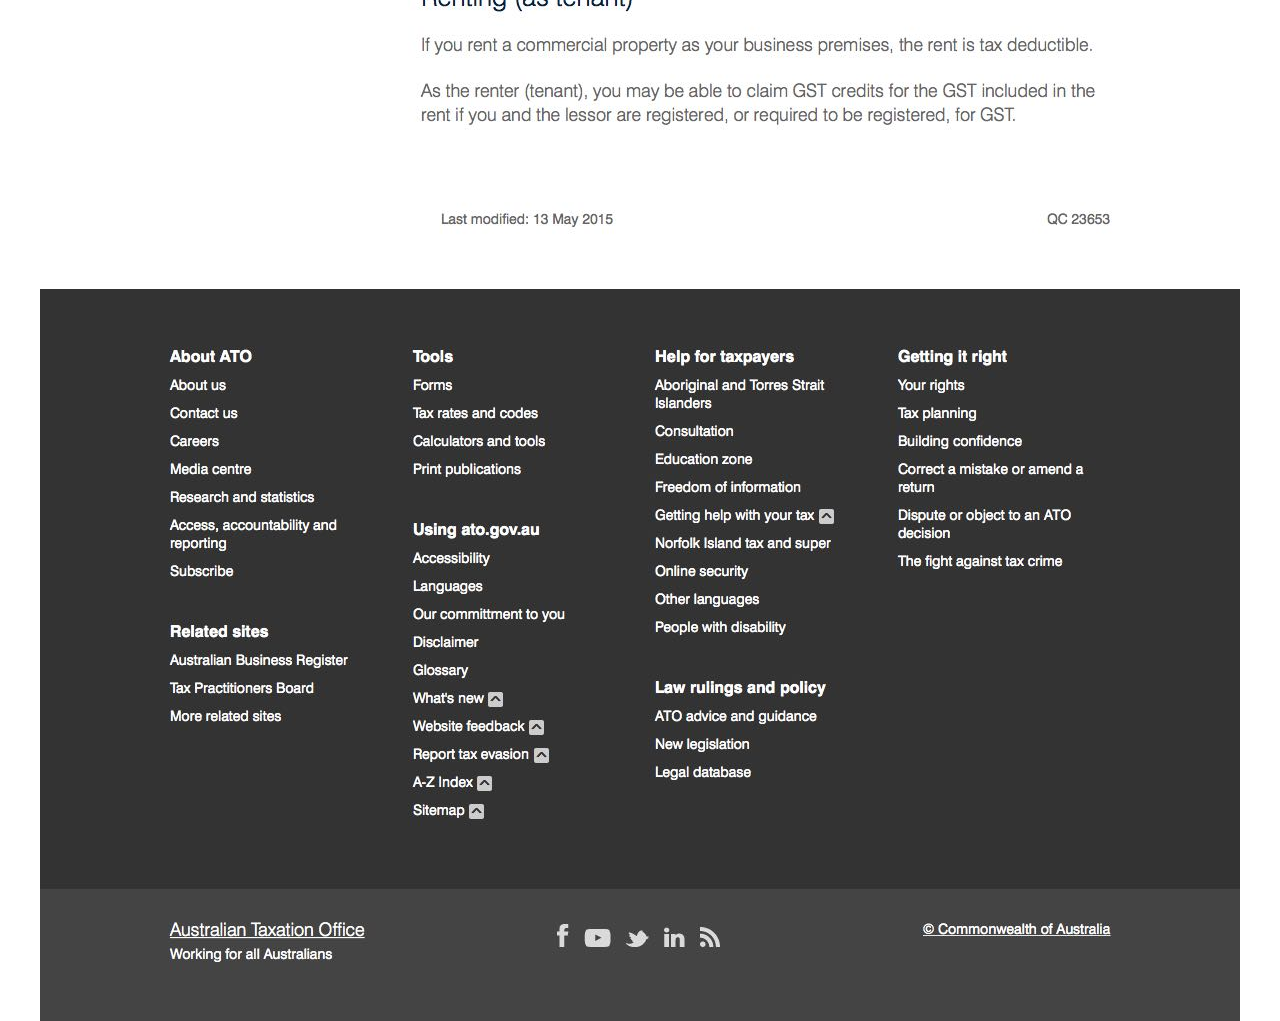
<file: renting_out_commercial_premises.html>
﻿<!DOCTYPE html>
<html>
  <head>
    <title>Renting out commercial premises</title>
    <meta http-equiv="X-UA-Compatible" content="IE=edge"/>
    <meta http-equiv="content-type" content="text/html; charset=utf-8"/>
    <meta name="apple-mobile-web-app-capable" content="yes"/>
    <link href="resources/css/jquery-ui-themes.css" type="text/css" rel="stylesheet"/>
    <link href="resources/css/axure_rp_page.css" type="text/css" rel="stylesheet"/>
    <link href="data/styles.css" type="text/css" rel="stylesheet"/>
    <link href="files/renting_out_commercial_premises/styles.css" type="text/css" rel="stylesheet"/>
    <script src="resources/scripts/jquery-1.7.1.min.js"></script>
    <script src="resources/scripts/jquery-ui-1.8.10.custom.min.js"></script>
    <script src="resources/scripts/axure/axQuery.js"></script>
    <script src="resources/scripts/axure/globals.js"></script>
    <script src="resources/scripts/axutils.js"></script>
    <script src="resources/scripts/axure/annotation.js"></script>
    <script src="resources/scripts/axure/axQuery.std.js"></script>
    <script src="resources/scripts/axure/doc.js"></script>
    <script src="data/document.js"></script>
    <script src="resources/scripts/messagecenter.js"></script>
    <script src="resources/scripts/axure/events.js"></script>
    <script src="resources/scripts/axure/action.js"></script>
    <script src="resources/scripts/axure/expr.js"></script>
    <script src="resources/scripts/axure/geometry.js"></script>
    <script src="resources/scripts/axure/flyout.js"></script>
    <script src="resources/scripts/axure/ie.js"></script>
    <script src="resources/scripts/axure/model.js"></script>
    <script src="resources/scripts/axure/repeater.js"></script>
    <script src="resources/scripts/axure/sto.js"></script>
    <script src="resources/scripts/axure/utils.temp.js"></script>
    <script src="resources/scripts/axure/variables.js"></script>
    <script src="resources/scripts/axure/drag.js"></script>
    <script src="resources/scripts/axure/move.js"></script>
    <script src="resources/scripts/axure/visibility.js"></script>
    <script src="resources/scripts/axure/style.js"></script>
    <script src="resources/scripts/axure/adaptive.js"></script>
    <script src="resources/scripts/axure/tree.js"></script>
    <script src="resources/scripts/axure/init.temp.js"></script>
    <script src="files/renting_out_commercial_premises/data.js"></script>
    <script src="resources/scripts/axure/legacy.js"></script>
    <script src="resources/scripts/axure/viewer.js"></script>
    <script type="text/javascript">
      $axure.utils.getTransparentGifPath = function() { return 'resources/images/transparent.gif'; };
      $axure.utils.getOtherPath = function() { return 'resources/Other.html'; };
      $axure.utils.getReloadPath = function() { return 'resources/reload.html'; };
    </script>
  </head>
  <body>
    <div id="base" class="">

      <!-- Unnamed (Image) -->
      <div id="u0" class="ax_image">
        <img id="u0_img" class="img " src="images/renting_out_commercial_premises/u0.jpg"/>
        <!-- Unnamed () -->
        <div id="u1" class="text">
          <p><span></span></p>
        </div>
      </div>
    </div>
  </body>
</html>
</file>
<file: resources/css/axure_rp_page.css>
﻿/* so the window resize fires within a frame in IE7 */
html, body {
    height: 100%;    
}

a {
	color: inherit;
}

p {
	margin: 0px;
}

iframe {
	background: #FFFFFF;
}

/* to match IE with C, FF */
input {
    padding: 1px 0px 1px 0px;
    box-sizing: border-box;
    -moz-box-sizing: border-box;
}

textarea {
    margin: 0px;
    box-sizing: border-box;
    -moz-box-sizing: border-box;
}

div.intcases {
	font-family: arial; 
	font-size: 12px;
    text-align:left; 
	border:1px solid #AAA; 
	background:#FFF none repeat scroll 0% 0%; 
	z-index:9999; 
	visibility:hidden; 
	position:absolute;
    padding: 0px;
    border-radius: 3px;
	white-space: nowrap;
}

div.intcaselink {
	cursor: pointer;
    padding: 3px 8px 3px 8px;
    margin: 5px;
	background:#EEE none repeat scroll 0% 0%; 
	border:1px solid #AAA;
    border-radius: 3px;
}

div.refpageimage {
	position: absolute;
    left: 0px;
    top: 0px;
	font-size: 0px;
	width: 16px;
	height: 16px;
	cursor: pointer;
	background-image: url(images/newwindow.gif);
	background-repeat: no-repeat;
}

div.annnoteimage {
	position: absolute;
    left: 0px;
    top: 0px;
	font-size: 0px;
	width: 16px;
	height: 12px;
	cursor: help;
	background-image: url(images/note.gif);
	background-repeat: no-repeat;
}

div.annnotelabel {
	position: absolute;
    left: 0px;
    top: 0px;
	font-family: Arial;
	font-size: 10px;
	border: 1px solid rgb(166,221,242);
	cursor: help;
	background:rgb(0,157,217) none repeat scroll 0% 0%; 
	padding-left:3px; 
	padding-right:3px;
	white-space: nowrap;
	color: white;
}
 
.annotationName {
	font-size: 13px;
	font-weight: bold;
	margin-bottom: 3px;
	white-space: nowrap;
}

.annotation {
	font-size: 12px;
	padding-left: 2px;
	margin-bottom: 5px;
}

/* this is a fix for the issue where dialogs jump around and takes the text-align from the body */
.dialogFix {
    position:absolute;
    text-align:left;
}


@keyframes pulsate {
  from {
    box-shadow: 0 0 10px #74BA11;
  }
  to {
    box-shadow: 0 0 20px #74BA11;
  }
}

@-webkit-keyframes pulsate {
  from {
    -webkit-box-shadow: 0 0 10px #74BA11;
    box-shadow: 0 0 10px #74BA11;
  }
  to {
    -webkit-box-shadow: 0 0 20px #74BA11;
    box-shadow: 0 0 20px #74BA11;
  }
}
 
@-moz-keyframes pulsate {
  from {
    -moz-box-shadow: 0 0 10px #74BA11;
    box-shadow: 0 0 10px #74BA11;
  }
  to {
    -moz-box-shadow: 0 0 20px #74BA11;
    box-shadow: 0 0 20px #74BA11;
  }
}

.legacyPulsateBorder {
	border: 5px solid #74BA11;
	margin: -5px;
}

.pulsateBorder {
  animation-name: pulsate;
  animation-timing-function: ease-in-out;
  animation-duration: 0.9s;
  animation-iteration-count: infinite;
  animation-direction: alternate;
  
  -webkit-animation-name: pulsate;
  -webkit-animation-timing-function: ease-in-out;
  -webkit-animation-duration: 0.9s;
  -webkit-animation-iteration-count: infinite;
  -webkit-animation-direction: alternate;

  -moz-animation-name: pulsate;
  -moz-animation-timing-function: ease-in-out;
  -moz-animation-duration: 0.9s;
  -moz-animation-iteration-count: infinite;
  -moz-animation-direction: alternate;
}
</file>
<file: data/styles.css>
﻿.ax_shape {
  font-family:'ArialMT', 'Arial';
  font-weight:400;
  font-style:normal;
  font-size:13px;
  color:#333333;
  text-align:center;
  line-height:normal;
}
.ax_paragraph {
  font-family:'ArialMT', 'Arial';
  font-weight:400;
  font-style:normal;
  font-size:13px;
  color:#333333;
  text-align:left;
  line-height:normal;
}
.ax_h1 {
  font-family:'Arial-BoldMT', 'Arial Bold', 'Arial';
  font-weight:700;
  font-style:normal;
  font-size:32px;
  color:#333333;
  text-align:left;
  line-height:normal;
}
.ax_h2 {
  font-family:'Arial-BoldMT', 'Arial Bold', 'Arial';
  font-weight:700;
  font-style:normal;
  font-size:24px;
  color:#333333;
  text-align:left;
  line-height:normal;
}
.ax_h3 {
  font-family:'Arial-BoldMT', 'Arial Bold', 'Arial';
  font-weight:700;
  font-style:normal;
  font-size:18px;
  color:#333333;
  text-align:left;
  line-height:normal;
}
.ax_h4 {
  font-family:'Arial-BoldMT', 'Arial Bold', 'Arial';
  font-weight:700;
  font-style:normal;
  font-size:14px;
  color:#333333;
  text-align:left;
  line-height:normal;
}
.ax_h5 {
  font-family:'Arial-BoldMT', 'Arial Bold', 'Arial';
  font-weight:700;
  font-style:normal;
  font-size:13px;
  color:#333333;
  text-align:left;
  line-height:normal;
}
.ax_h6 {
  font-family:'Arial-BoldMT', 'Arial Bold', 'Arial';
  font-weight:700;
  font-style:normal;
  font-size:10px;
  color:#333333;
  text-align:left;
  line-height:normal;
}
.ax_image {
  font-family:'ArialMT', 'Arial';
  font-weight:400;
  font-style:normal;
  font-size:13px;
  color:#000000;
  text-align:center;
  line-height:normal;
}
.ax_text_link {
  color:#0000FF;
}
.ax_text_link_mouse_over {
}
.ax_text_link_mouse_down {
}
.ax_text_field {
  font-family:'ArialMT', 'Arial';
  font-weight:400;
  font-style:normal;
  font-size:13px;
  color:#000000;
  text-align:left;
  line-height:normal;
}
.ax_text_area {
  font-family:'ArialMT', 'Arial';
  font-weight:400;
  font-style:normal;
  font-size:13px;
  color:#000000;
  text-align:left;
  line-height:normal;
}
.ax_droplist {
  font-family:'ArialMT', 'Arial';
  font-weight:400;
  font-style:normal;
  font-size:13px;
  color:#000000;
  text-align:left;
  line-height:normal;
}
.ax_list_box {
  font-family:'ArialMT', 'Arial';
  font-weight:400;
  font-style:normal;
  font-size:13px;
  color:#000000;
  text-align:left;
  line-height:normal;
}
.ax_checkbox {
  font-family:'ArialMT', 'Arial';
  font-weight:400;
  font-style:normal;
  font-size:13px;
  color:#333333;
  text-align:left;
  line-height:normal;
}
.ax_radio_button {
  font-family:'ArialMT', 'Arial';
  font-weight:400;
  font-style:normal;
  font-size:13px;
  color:#333333;
  text-align:left;
  line-height:normal;
}
.ax_flow_shape {
  font-family:'ArialMT', 'Arial';
  font-weight:400;
  font-style:normal;
  font-size:13px;
  color:#333333;
  text-align:center;
  line-height:normal;
}
.ax_tree_node {
  font-family:'ArialMT', 'Arial';
  font-weight:400;
  font-style:normal;
  font-size:13px;
  color:#333333;
  text-align:left;
  line-height:normal;
}
.ax_html_button {
  font-family:'ArialMT', 'Arial';
  font-weight:400;
  font-style:normal;
  font-size:13px;
  color:#000000;
  text-align:center;
  line-height:normal;
}
.ax_hot_spot {
  font-size:13px;
  color:#333333;
  text-align:center;
  line-height:normal;
}
.ax_inline_frame {
  font-size:13px;
  color:#333333;
  text-align:center;
  line-height:normal;
}
.ax_dynamic_panel {
  font-size:13px;
  color:#333333;
  text-align:center;
  line-height:normal;
}
.ax_master {
  font-size:13px;
  color:#333333;
  text-align:center;
  line-height:normal;
}
.ax_repeater {
  font-family:'ArialMT', 'Arial';
  font-weight:400;
  font-style:normal;
  font-size:13px;
  color:#333333;
  text-align:center;
  line-height:normal;
}
.ax_table {
  font-family:'ArialMT', 'Arial';
  font-weight:400;
  font-style:normal;
  font-size:13px;
  color:#333333;
  text-align:center;
  line-height:normal;
}
.ax_table_cell {
  font-family:'ArialMT', 'Arial';
  font-weight:400;
  font-style:normal;
  font-size:13px;
  color:#333333;
  text-align:left;
  line-height:normal;
}
.ax_menu {
  font-size:13px;
  color:#000000;
  text-align:center;
  line-height:normal;
}
.ax_horizontal_line {
  font-size:13px;
  color:#333333;
  text-align:center;
  line-height:normal;
}
.ax_vertical_line {
  font-size:13px;
  color:#333333;
  text-align:center;
  line-height:normal;
}
.ax_connector {
  font-family:'ArialMT', 'Arial';
  font-weight:400;
  font-style:normal;
  font-size:13px;
  color:#333333;
  text-align:center;
  line-height:normal;
}
</file>
<file: files/home/styles.css>
﻿body {
  margin:0px;
  background-image:none;
  position:relative;
  left:-10px;
  width:1200px;
  margin-left:auto;
  margin-right:auto;
  text-align:left;
}
#base {
  position:absolute;
  z-index:0;
}
#u0 {
  position:absolute;
  left:10px;
  top:10px;
  width:1200px;
  height:2898px;
}
#u0_img {
  position:absolute;
  left:0px;
  top:0px;
  width:1200px;
  height:2898px;
}
#u1 {
  position:absolute;
  left:2px;
  top:1441px;
  width:1196px;
  visibility:hidden;
  word-wrap:break-word;
}
#u2 {
  position:absolute;
  left:383px;
  top:2325px;
  width:708px;
  height:484px;
}
#u2_img {
  position:absolute;
  left:0px;
  top:0px;
  width:708px;
  height:484px;
}
#u3 {
  position:absolute;
  left:2px;
  top:234px;
  width:704px;
  visibility:hidden;
  word-wrap:break-word;
}
#u4 {
  position:absolute;
  left:390px;
  top:2325px;
  width:701px;
  height:50px;
  overflow:hidden;
  background-image:url('../../resources/images/transparent.gif');
}
#u5 {
  position:absolute;
  left:390px;
  top:990px;
  width:50px;
  height:50px;
  overflow:hidden;
  background-image:url('../../resources/images/transparent.gif');
}
#u6 {
  position:absolute;
  left:410px;
  top:790px;
  width:230px;
  height:20px;
  overflow:hidden;
  background-image:url('../../resources/images/transparent.gif');
}
#u7 {
  position:absolute;
  left:383px;
  top:1880px;
  width:50px;
  height:50px;
  overflow:hidden;
  background-image:url('../../resources/images/transparent.gif');
}
#u8 {
  position:absolute;
  left:420px;
  top:820px;
  width:230px;
  height:20px;
  overflow:hidden;
  background-image:url('../../resources/images/transparent.gif');
}
#u9 {
  position:absolute;
  left:410px;
  top:920px;
  width:270px;
  height:20px;
  overflow:hidden;
  background-image:url('../../resources/images/transparent.gif');
}
#u10 {
  position:absolute;
  left:420px;
  top:950px;
  width:210px;
  height:20px;
  overflow:hidden;
  background-image:url('../../resources/images/transparent.gif');
}
#u11 {
  position:absolute;
  left:420px;
  top:1778px;
  width:160px;
  height:20px;
  overflow:hidden;
  background-image:url('../../resources/images/transparent.gif');
}
#u12 {
  position:absolute;
  left:420px;
  top:1808px;
  width:220px;
  height:20px;
  overflow:hidden;
  background-image:url('../../resources/images/transparent.gif');
}
#u13 {
  position:absolute;
  left:420px;
  top:1838px;
  width:610px;
  height:20px;
  overflow:hidden;
  background-image:url('../../resources/images/transparent.gif');
}
#u14 {
  position:absolute;
  left:420px;
  top:2250px;
  width:260px;
  height:20px;
  overflow:hidden;
  background-image:url('../../resources/images/transparent.gif');
}
#u15 {
  position:absolute;
  left:420px;
  top:2280px;
  width:120px;
  height:20px;
  overflow:hidden;
  background-image:url('../../resources/images/transparent.gif');
}
#u16 {
  position:absolute;
  left:430px;
  top:2430px;
  width:630px;
  height:50px;
  overflow:hidden;
  background-image:url('../../resources/images/transparent.gif');
}
#u17 {
  position:absolute;
  left:430px;
  top:2550px;
  width:470px;
  height:30px;
  overflow:hidden;
  background-image:url('../../resources/images/transparent.gif');
}
#u18 {
  position:absolute;
  left:430px;
  top:2590px;
  width:580px;
  height:50px;
  overflow:hidden;
  background-image:url('../../resources/images/transparent.gif');
}
#u19 {
  position:absolute;
  left:430px;
  top:2660px;
  width:600px;
  height:70px;
  overflow:hidden;
  background-image:url('../../resources/images/transparent.gif');
}
#u20 {
  position:absolute;
  left:430px;
  top:2750px;
  width:190px;
  height:20px;
  overflow:hidden;
  background-image:url('../../resources/images/transparent.gif');
}
#u21 {
  position:absolute;
  left:509px;
  top:487px;
  width:311px;
  height:16px;
  font-size:14px;
}
#u21_img {
  position:absolute;
  left:0px;
  top:0px;
  width:311px;
  height:16px;
}
#u22 {
  position:absolute;
  left:0px;
  top:0px;
  width:311px;
  word-wrap:break-word;
}
#u23 {
  position:absolute;
  left:496px;
  top:517px;
  width:520px;
  height:358px;
}
#u23_img {
  position:absolute;
  left:0px;
  top:0px;
  width:520px;
  height:358px;
}
#u24 {
  position:absolute;
  left:2px;
  top:171px;
  width:516px;
  visibility:hidden;
  word-wrap:break-word;
}
#u25 {
  position:absolute;
  left:560px;
  top:501px;
  width:60px;
  height:70px;
}
#u25_img {
  position:absolute;
  left:0px;
  top:0px;
  width:60px;
  height:70px;
}
#u26 {
  position:absolute;
  left:2px;
  top:27px;
  width:56px;
  visibility:hidden;
  word-wrap:break-word;
}
#u27 {
  position:absolute;
  left:519px;
  top:535px;
  width:486px;
  height:336px;
}
#u27_img {
  position:absolute;
  left:0px;
  top:0px;
  width:486px;
  height:336px;
}
#u28 {
  position:absolute;
  left:0px;
  top:0px;
  width:486px;
  word-wrap:break-word;
}
#u29 {
  position:absolute;
  left:509px;
  top:480px;
  width:321px;
  height:22px;
  overflow:hidden;
  background-image:url('../../resources/images/transparent.gif');
}
</file>
<file: files/claiming_gst_credits/styles.css>
﻿body {
  margin:0px;
  background-image:none;
  position:relative;
  left:-10px;
  width:1200px;
  margin-left:auto;
  margin-right:auto;
  text-align:left;
}
#base {
  position:absolute;
  z-index:0;
}
#u0 {
  position:absolute;
  left:10px;
  top:10px;
  width:1200px;
  height:2315px;
}
#u0_img {
  position:absolute;
  left:0px;
  top:0px;
  width:1200px;
  height:2315px;
}
#u1 {
  position:absolute;
  left:2px;
  top:1150px;
  width:1196px;
  visibility:hidden;
  word-wrap:break-word;
}
</file>
<file: files/gst_and_sale_of_17676/styles.css>
﻿body {
  margin:0px;
  background-image:none;
  position:relative;
  left:-10px;
  width:1200px;
  margin-left:auto;
  margin-right:auto;
  text-align:left;
}
#base {
  position:absolute;
  z-index:0;
}
#u0 {
  position:absolute;
  left:10px;
  top:10px;
  width:1200px;
  height:4835px;
}
#u0_img {
  position:absolute;
  left:0px;
  top:0px;
  width:1200px;
  height:4835px;
}
#u1 {
  position:absolute;
  left:2px;
  top:2410px;
  width:1196px;
  visibility:hidden;
  word-wrap:break-word;
}
</file>
<file: files/gst_and_the_margin_scheme/styles.css>
﻿body {
  margin:0px;
  background-image:none;
  position:relative;
  left:-10px;
  width:1200px;
  margin-left:auto;
  margin-right:auto;
  text-align:left;
}
#base {
  position:absolute;
  z-index:0;
}
#u0 {
  position:absolute;
  left:10px;
  top:10px;
  width:1200px;
  height:2277px;
}
#u0_img {
  position:absolute;
  left:0px;
  top:0px;
  width:1200px;
  height:2277px;
}
#u1 {
  position:absolute;
  left:2px;
  top:1130px;
  width:1196px;
  visibility:hidden;
  word-wrap:break-word;
}
</file>
<file: files/gst_definitions/styles.css>
﻿body {
  margin:0px;
  background-image:none;
  position:relative;
  left:-10px;
  width:1200px;
  margin-left:auto;
  margin-right:auto;
  text-align:left;
}
#base {
  position:absolute;
  z-index:0;
}
#u0 {
  position:absolute;
  left:10px;
  top:10px;
  width:1200px;
  height:10944px;
}
#u0_img {
  position:absolute;
  left:0px;
  top:0px;
  width:1200px;
  height:10944px;
}
#u1 {
  position:absolute;
  left:2px;
  top:5464px;
  width:1196px;
  visibility:hidden;
  word-wrap:break-word;
}
</file>
<file: files/gst_in_detail/styles.css>
﻿body {
  margin:0px;
  background-image:none;
  position:relative;
  left:-10px;
  width:1200px;
  margin-left:auto;
  margin-right:auto;
  text-align:left;
}
#base {
  position:absolute;
  z-index:0;
}
#u0 {
  position:absolute;
  left:10px;
  top:11px;
  width:1200px;
  height:7075px;
}
#u0_img {
  position:absolute;
  left:0px;
  top:0px;
  width:1200px;
  height:7075px;
}
#u1 {
  position:absolute;
  left:2px;
  top:3530px;
  width:1196px;
  visibility:hidden;
  word-wrap:break-word;
}
</file>
<file: files/gst_ruling_-_2003_3/styles.css>
﻿body {
  margin:0px;
  background-image:none;
  position:relative;
  left:-10px;
  width:1200px;
  margin-left:auto;
  margin-right:auto;
  text-align:left;
}
#base {
  position:absolute;
  z-index:0;
}
#u0 {
  position:absolute;
  left:10px;
  top:10px;
  width:1200px;
  height:31563px;
}
#u0_img {
  position:absolute;
  left:0px;
  top:0px;
  width:1200px;
  height:31563px;
}
#u1 {
  position:absolute;
  left:2px;
  top:15774px;
  width:1196px;
  visibility:hidden;
  word-wrap:break-word;
}
</file>
<file: files/gstd_2012_1/styles.css>
﻿body {
  margin:0px;
  background-image:none;
  position:relative;
  left:-10px;
  width:1200px;
  margin-left:auto;
  margin-right:auto;
  text-align:left;
}
#base {
  position:absolute;
  z-index:0;
}
#u0 {
  position:absolute;
  left:10px;
  top:10px;
  width:1200px;
  height:10708px;
}
#u0_img {
  position:absolute;
  left:0px;
  top:0px;
  width:1200px;
  height:10708px;
}
#u1 {
  position:absolute;
  left:2px;
  top:5346px;
  width:1196px;
  visibility:hidden;
  word-wrap:break-word;
}
</file>
<file: files/gstr_2012_5/styles.css>
﻿body {
  margin:0px;
  background-image:none;
  position:relative;
  left:-10px;
  width:1200px;
  margin-left:auto;
  margin-right:auto;
  text-align:left;
}
#base {
  position:absolute;
  z-index:0;
}
#u0 {
  position:absolute;
  left:10px;
  top:10px;
  width:1200px;
  height:27769px;
}
#u0_img {
  position:absolute;
  left:0px;
  top:0px;
  width:1200px;
  height:27769px;
}
#u1 {
  position:absolute;
  left:2px;
  top:13876px;
  width:1196px;
  visibility:hidden;
  word-wrap:break-word;
}
</file>
<file: files/nat_1729/styles.css>
﻿body {
  margin:0px;
  background-image:none;
  position:relative;
  left:-10px;
  width:1263px;
  margin-left:auto;
  margin-right:auto;
  text-align:left;
}
#base {
  position:absolute;
  z-index:0;
}
#u0 {
  position:absolute;
  left:10px;
  top:10px;
  width:1263px;
  height:862px;
}
#u0_img {
  position:absolute;
  left:0px;
  top:0px;
  width:1263px;
  height:862px;
}
#u1 {
  position:absolute;
  left:2px;
  top:423px;
  width:1259px;
  visibility:hidden;
  word-wrap:break-word;
}
</file>
<file: files/registering_for_gst/styles.css>
﻿body {
  margin:0px;
  background-image:none;
  position:relative;
  left:-10px;
  width:1200px;
  margin-left:auto;
  margin-right:auto;
  text-align:left;
}
#base {
  position:absolute;
  z-index:0;
}
#u0 {
  position:absolute;
  left:10px;
  top:10px;
  width:1200px;
  height:5388px;
}
#u0_img {
  position:absolute;
  left:0px;
  top:0px;
  width:1200px;
  height:5388px;
}
#u1 {
  position:absolute;
  left:2px;
  top:2686px;
  width:1196px;
  visibility:hidden;
  word-wrap:break-word;
}
</file>
<file: files/renting_out_commercial_premises/styles.css>
﻿body {
  margin:0px;
  background-image:none;
  position:relative;
  left:-10px;
  width:1200px;
  margin-left:auto;
  margin-right:auto;
  text-align:left;
}
#base {
  position:absolute;
  z-index:0;
}
#u0 {
  position:absolute;
  left:10px;
  top:10px;
  width:1200px;
  height:2611px;
}
#u0_img {
  position:absolute;
  left:0px;
  top:0px;
  width:1200px;
  height:2611px;
}
#u1 {
  position:absolute;
  left:2px;
  top:1298px;
  width:1196px;
  visibility:hidden;
  word-wrap:break-word;
}
</file>
